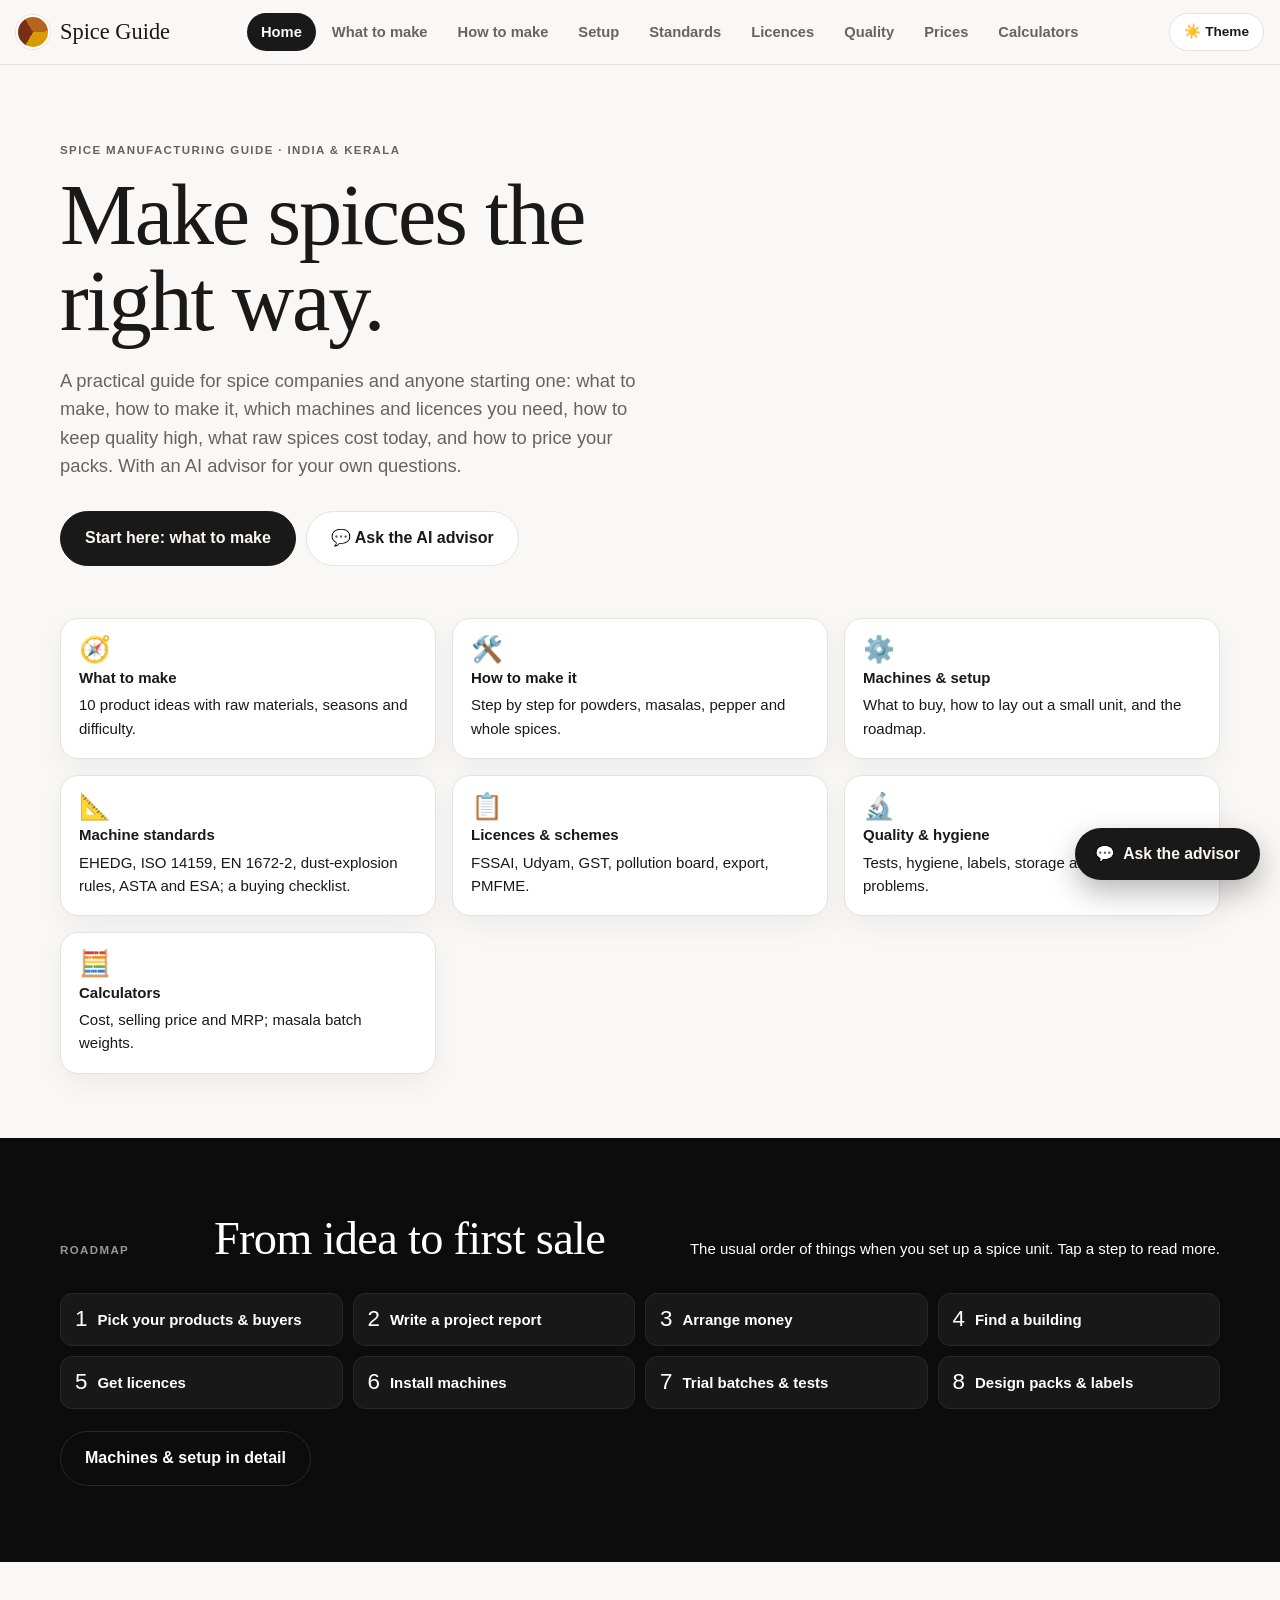
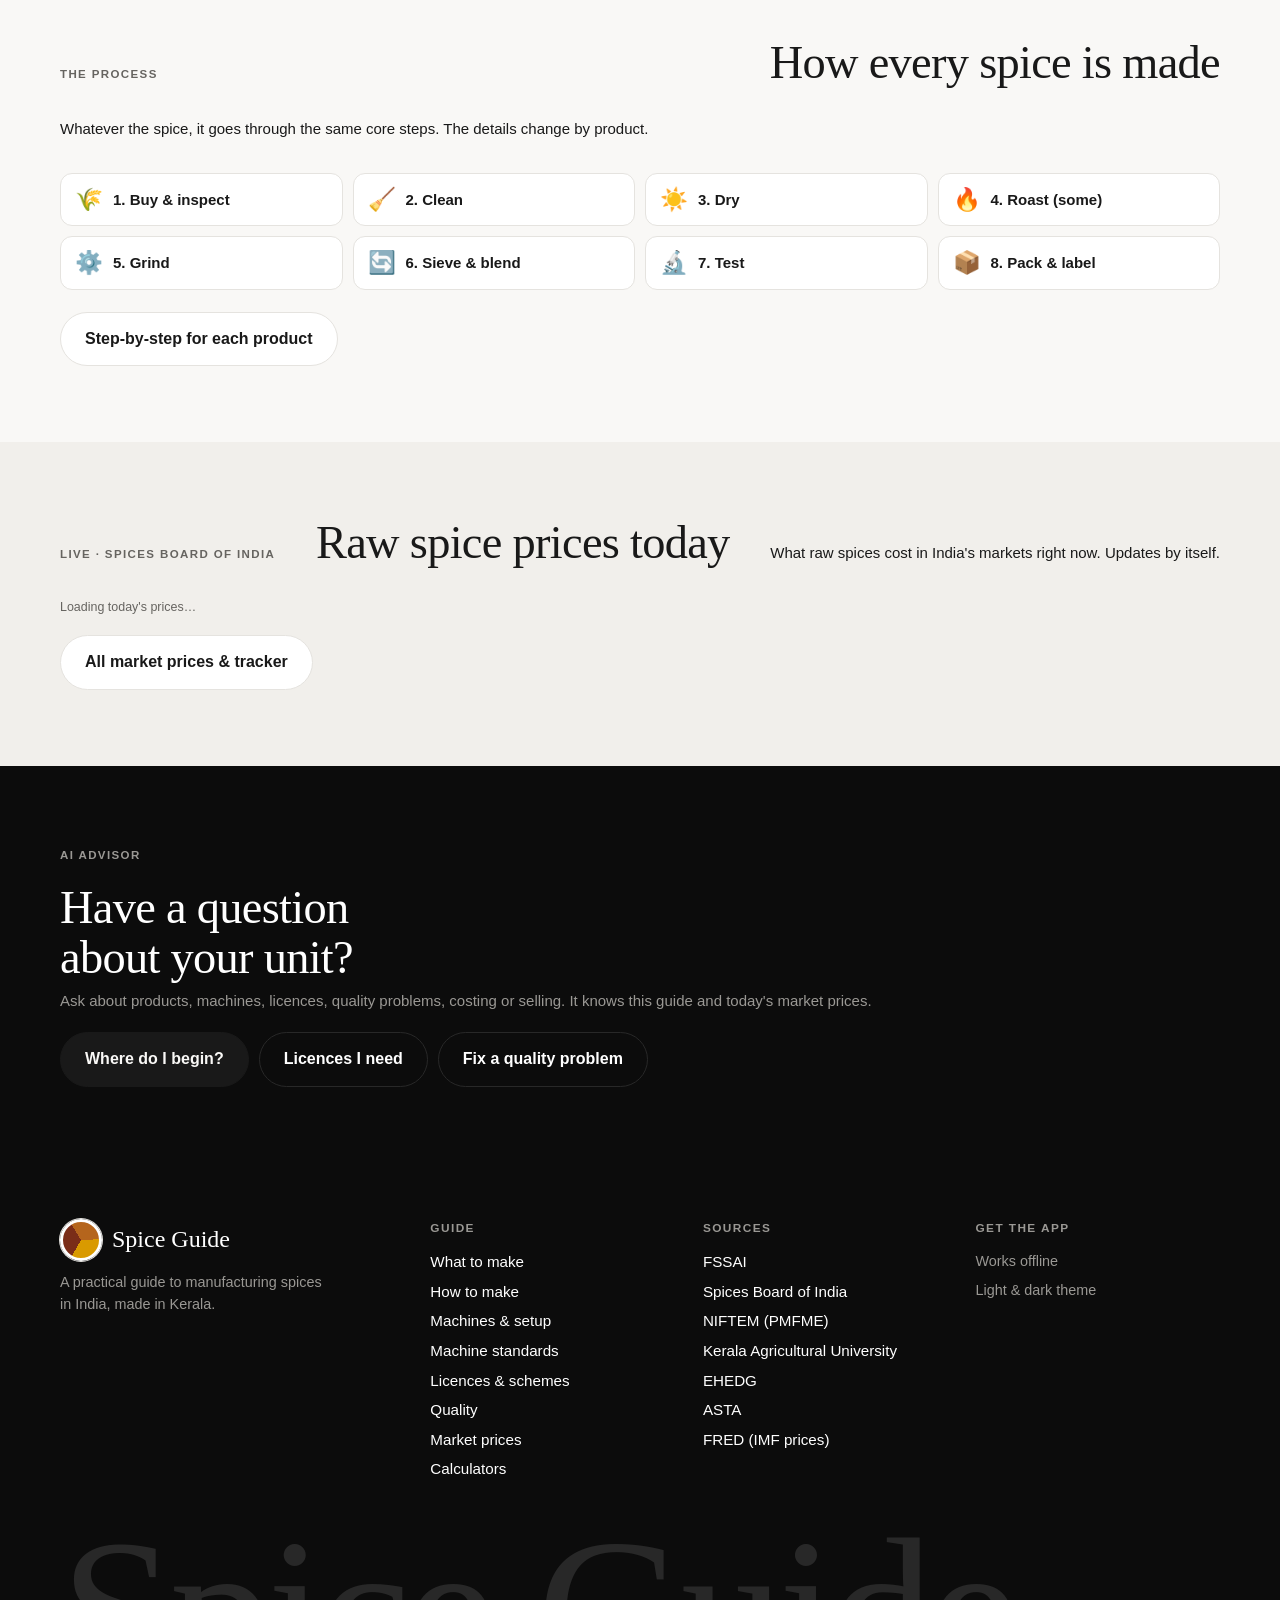
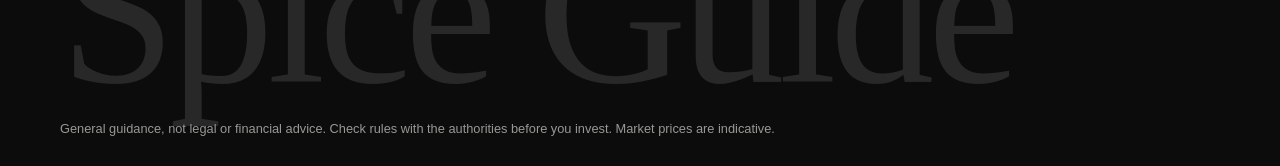
<file: web/index.html>
<!doctype html><html lang="en"><head><meta charset="utf-8"><meta name="viewport" content="width=device-width,initial-scale=1,viewport-fit=cover"><title>Spice Guide · How to manufacture spices</title><meta name="description" content="A practical guide to spice manufacturing in India: what to make, how to make it, machines, licences, quality, market prices and costing, with an AI advisor."><meta name="theme-color" content="#8a4b0f"><link rel="manifest" href="manifest.webmanifest"><link rel="apple-touch-icon" href="apple-touch-icon.png"><link rel="icon" href="icon-192.png"><meta name="apple-mobile-web-app-capable" content="yes"><meta name="mobile-web-app-capable" content="yes"><style>:root{padding-top:env(safe-area-inset-top,0px)}body{margin:0}img{max-width:100%}[hidden]{display:none!important}</style><style>/* Layout: Neutrix-style site. Sticky top bar, then one of three pages (Home landing with alternating light and dark bands, Spices library + sheet, Explore charts), a big dark footer, and a floating chat panel on every page. */
:root {
  --bg: #f9f8f6;
  --surface: #ffffff;
  --sunk: #f1efeb;
  --line: #e5e3df;
  --fg: #191919;
  --muted: #666460;
  --accent: #191919;
  --accent-ink: #ffffff;
  --spice: #9a5b00;
  --spice-soft: #f6ecd8;
  --user: #191919;
  --user-ink: #ffffff;
  --warn: #b42318;
  --grid: #ece9e4;
  --axis: #c9c6c0;
  --band-bg: #0c0c0c; --band-card: #181818; --band-line: #282828; --band-fg: #ffffff; --band-muted: #9a9894;
  --glow: rgba(0, 0, 0, .22);
  --c-spice: #c0620f;
  --c-herb: #2a78d6;
  --el-C: #2a78d6; --el-H: #1baf7a; --el-O: #e34948; --el-N: #6250d6; --el-S: #eda100;
  --display: "Georgia", "Times New Roman", serif;
  --body: -apple-system, BlinkMacSystemFont, "Segoe UI", Roboto, Helvetica, Arial, sans-serif;
  --r: 12px;
  --navh: 64px;
}
@media (prefers-color-scheme: dark) {
  :root:not([data-theme="light"]) {
    --bg: #0c0c0c; --surface: #161616; --sunk: #1d1d1d; --line: #262626;
    --fg: #ffffff; --muted: #a0a0a0; --accent: #ffffff; --accent-ink: #0c0c0c;
    --spice: #f0b53a; --spice-soft: #2e2512; --user: #ffffff; --user-ink: #0c0c0c;
    --warn: #f97066; --grid: #222222; --axis: #3a3a3a;
    --band-bg: #050505; --band-card: #111111; --band-line: #222222; --band-fg: #ffffff; --band-muted: #8a8a8a;
    --glow: rgba(255, 255, 255, .25);
    --c-spice: #d95926; --c-herb: #3987e5;
    --el-C: #3987e5; --el-H: #199e70; --el-O: #e66767; --el-N: #9085e9; --el-S: #c98500;
    color-scheme: dark;
  }
}
:root[data-theme="dark"] {
  --bg: #0c0c0c; --surface: #161616; --sunk: #1d1d1d; --line: #262626;
  --fg: #ffffff; --muted: #a0a0a0; --accent: #ffffff; --accent-ink: #0c0c0c;
  --spice: #f0b53a; --spice-soft: #2e2512; --user: #ffffff; --user-ink: #0c0c0c;
  --warn: #f97066; --grid: #222222; --axis: #3a3a3a;
  --band-bg: #050505; --band-card: #111111; --band-line: #222222; --band-fg: #ffffff; --band-muted: #8a8a8a;
  --glow: rgba(255, 255, 255, .25);
  --c-spice: #d95926; --c-herb: #3987e5;
  --el-C: #3987e5; --el-H: #199e70; --el-O: #e66767; --el-N: #9085e9; --el-S: #c98500;
  color-scheme: dark;
}
* { box-sizing: border-box; }
[hidden] { display: none !important; }
body {
  background: var(--bg); color: var(--fg); font-family: var(--body); font-size: 15px; line-height: 1.55;
  padding-block: 0; transition: background-color .25s ease, color .25s ease;
}
body::before { content: ""; position: fixed; inset: 0 0 auto; height: env(safe-area-inset-top, 0px); z-index: 61; background: var(--bg); }
.gut { padding-left: max(16px, env(safe-area-inset-left, 0px)); padding-right: max(16px, env(safe-area-inset-right, 0px)); }
button, input, select { font: inherit; color: inherit; }
button { cursor: pointer; }
:focus-visible { outline: 2px solid var(--fg); outline-offset: 2px; }
a { color: var(--accent); }
h2, h3, h4 { text-wrap: balance; }

.wrap { max-width: 1280px; margin: 0 auto; display: flex; flex-direction: column; gap: 16px; }
header.top { display: flex; align-items: flex-end; justify-content: space-between; gap: 12px; flex-wrap: wrap; }
.brand { display: flex; align-items: center; gap: 12px; }
.mark { width: 42px; height: 42px; border-radius: 50%; background: conic-gradient(#e3a21a 0 25%, #b3261e 0 45%, #8fa86b 0 70%, #3a2f2a 0 100%); border: 3px solid var(--surface); box-shadow: 0 0 0 1px var(--line); flex: none; }
h1 { font-family: var(--display); font-weight: 400; font-size: 1.9rem; line-height: 1; margin: 0; letter-spacing: .01em; }
.tag { margin: 4px 0 0; color: var(--muted); font-size: .9rem; }
.top-ctrls { display: flex; gap: 8px; align-items: center; flex-wrap: wrap; }
.lbl { font-size: .72rem; text-transform: uppercase; letter-spacing: .08em; color: var(--muted); font-weight: 600; }
select, .field { background: var(--surface); border: 1px solid var(--line); border-radius: 8px; padding: 7px 10px; }
.ghost { background: transparent; border: 1px solid var(--line); border-radius: 8px; padding: 7px 12px; }
.ghost:hover { background: var(--sunk); }
.dl { border: 1px solid var(--accent); color: var(--accent); background: transparent; border-radius: 8px; padding: 7px 12px; font-weight: 600; }
.dl:disabled { opacity: .6; cursor: default; }
.offpill { font-size: .78rem; font-weight: 700; border-radius: 999px; padding: 4px 10px; background: var(--spice-soft); color: var(--spice); }
.offline-note { margin: 0; padding: 8px 14px; font-size: .82rem; background: var(--spice-soft); color: var(--fg); border-bottom: 1px solid var(--line); }
.bubble blockquote { margin: 0 0 10px; padding: 6px 12px; border-left: 3px solid var(--spice); background: var(--surface); border-radius: 0 6px 6px 0; }
.dlstatus { font-size: .8rem; color: var(--muted); }
.aitag { font-size: .74rem; font-weight: 700; border-radius: 999px; padding: 1px 8px; background: var(--sunk); color: var(--accent); }

.app { display: grid; grid-template-columns: minmax(270px, 320px) minmax(0, 1fr); gap: 16px; align-items: start; }
.panel { background: var(--surface); border: 1px solid var(--line); border-radius: 16px; }

/* Library */
.lib { min-width: 0; position: sticky; top: calc(var(--navh) + env(safe-area-inset-top, 0px) + 14px); }
.lib-head { padding: 12px 12px 8px; display: flex; flex-direction: column; gap: 8px; }
.lib-head .row { display: flex; justify-content: space-between; align-items: baseline; gap: 8px; }
.count { font-size: .8rem; color: var(--muted); font-variant-numeric: tabular-nums; }
.lib-head input { width: 100%; }
.lib-filters { padding: 0 12px 12px; display: flex; flex-direction: column; gap: 8px; border-bottom: 1px solid var(--line); }
.lib-filters input { width: 100%; }
.libtoggle { display: none; }
.sels { display: grid; grid-template-columns: 1fr 1fr; gap: 6px; }
.sels select { width: 100%; min-width: 0; padding: 6px 8px; font-size: .86rem; }
.filters { display: flex; flex-wrap: wrap; gap: 6px; }
.fchip { border: 1px solid var(--line); background: transparent; border-radius: 999px; padding: 3px 10px; font-size: .8rem; }
.fchip[aria-pressed="true"] { background: var(--accent); color: var(--accent-ink); border-color: var(--accent); }
.list { list-style: none; margin: 0; padding: 6px; max-height: min(62vh, 640px); overflow-y: auto; display: flex; flex-direction: column; gap: 2px; }
.item { display: grid; grid-template-columns: minmax(0,1fr) auto; align-items: center; gap: 6px; padding: 6px 8px; border-radius: 8px; }
.item:hover { background: var(--sunk); }
.item.sel { background: var(--spice-soft); }
.pick { all: unset; cursor: pointer; display: flex; align-items: center; gap: 10px; min-width: 0; border-radius: 6px; }
.pick:focus-visible { outline: 2px solid var(--fg); outline-offset: 2px; }
.sw { flex: none; width: 14px; height: 14px; border-radius: 50%; border: 1px solid var(--axis); }
.sw.herb { border-radius: 3px 10px; }
.nm { min-width: 0; }
.nm b { font-weight: 600; display: block; font-size: .93rem; }
.nm i { color: var(--muted); font-size: .8rem; display: block; white-space: nowrap; overflow: hidden; text-overflow: ellipsis; }
.star { background: none; border: 0; font-size: 1.05rem; color: var(--muted); padding: 2px 4px; line-height: 1; }
.star[aria-pressed="true"] { color: var(--spice); }
.empty { padding: 14px; color: var(--muted); font-size: .9rem; }
.credit { padding: 8px 12px 10px; border-top: 1px solid var(--line); font-size: .74rem; color: var(--muted); margin: 0; }

/* Main panel + tabs */
.main { min-width: 0; overflow: hidden; }
.tabs { display: flex; gap: 2px; padding: 6px 8px 0; border-bottom: 1px solid var(--line); overflow-x: auto; }
.tab { border: 0; background: transparent; padding: 10px 14px; font-weight: 600; color: var(--muted); border-bottom: 3px solid transparent; white-space: nowrap; }
.tab[aria-selected="true"] { color: var(--fg); border-bottom-color: var(--spice); }
.tab:hover { color: var(--fg); }
.view { min-width: 0; }

/* Spice sheet */
.sheet { padding: 20px; display: flex; flex-direction: column; gap: 22px; }
.sh-head { display: flex; flex-wrap: wrap; justify-content: space-between; gap: 14px 20px; align-items: flex-start; }
.sh-title { min-width: 0; }
.sh-title h2 { font-family: var(--display); font-weight: 400; font-size: 2.1rem; margin: 0; line-height: 1.05; }
.latin { font-style: italic; color: var(--muted); margin: 4px 0 8px; }
.pills { display: flex; flex-wrap: wrap; gap: 6px; }
.pill { font-size: .74rem; padding: 2px 8px; border-radius: 999px; background: var(--sunk); color: var(--muted); font-weight: 600; letter-spacing: .02em; }
.pill.kl { background: var(--spice-soft); color: var(--spice); }
.names { display: grid; grid-template-columns: repeat(3, minmax(90px, 1fr)); gap: 6px; min-width: 0; }
.names div { background: var(--sunk); border-radius: 8px; padding: 6px 10px; min-width: 0; }
.names span { display: block; font-size: .68rem; text-transform: uppercase; letter-spacing: .08em; color: var(--muted); font-weight: 600; }
.names b { font-weight: 500; font-size: .95rem; overflow-wrap: anywhere; }
.acts { display: flex; flex-wrap: wrap; gap: 6px; }
.btn { border: 1px solid var(--accent); background: var(--accent); color: var(--accent-ink); border-radius: 8px; padding: 7px 12px; font-weight: 600; font-size: .86rem; }
.btn.alt { background: transparent; color: var(--accent); }
.btn:disabled { opacity: .5; cursor: default; }

.sh-grid { display: grid; grid-template-columns: minmax(0, 1.1fr) minmax(0, 1fr) minmax(0, 1fr); gap: 16px; }
.blk { border: 1px solid var(--line); border-radius: var(--r); padding: 14px; display: flex; flex-direction: column; gap: 10px; min-width: 0; }
.blk h3 { margin: 0; font-size: .78rem; text-transform: uppercase; letter-spacing: .08em; color: var(--muted); font-weight: 700; }
dl.facts { display: grid; grid-template-columns: max-content minmax(0,1fr); gap: 7px 14px; margin: 0; font-size: .9rem; }
dl.facts dt { color: var(--muted); }
dl.facts dd { margin: 0; }
.note { font-size: .78rem; color: var(--muted); margin: 0; }
svg.chart { display: block; width: 100%; height: auto; overflow: visible; }
svg text { font-family: var(--body); }

.sec-head { display: flex; flex-wrap: wrap; justify-content: space-between; align-items: baseline; gap: 6px 14px; }
.sec-head h3 { font-family: var(--display); font-weight: 400; font-size: 1.45rem; margin: 0; }
.cmps { display: grid; grid-template-columns: repeat(auto-fill, minmax(250px, 1fr)); gap: 14px; }
.cmp { border: 1px solid var(--line); border-radius: var(--r); padding: 14px; display: flex; flex-direction: column; gap: 9px; min-width: 0; background: var(--bg); }
.struct { background: var(--surface); border-radius: 8px; height: 170px; display: grid; place-items: center; overflow: hidden; color: var(--muted); font-size: .82rem; text-align: center; padding: 6px; }
.struct svg { width: 100%; height: 100%; }
.cmp h4 { margin: 0; font-size: 1.05rem; font-weight: 700; }
.formula { font-size: 1.25rem; font-weight: 600; letter-spacing: .02em; margin: -4px 0 0; font-variant-numeric: lining-nums; }
.formula sub { font-size: .68em; }
.kv { display: grid; grid-template-columns: max-content minmax(0,1fr); gap: 4px 12px; margin: 0; font-size: .85rem; }
.kv dt { color: var(--muted); }
.kv dd { margin: 0; }
.sol { display: inline-block; font-size: .74rem; font-weight: 700; border-radius: 999px; padding: 1px 8px; background: var(--spice-soft); color: var(--spice); }
.sol.water { background: var(--sunk); color: var(--c-herb); }
.role { margin: 0; font-size: .9rem; }
.comp { display: flex; flex-direction: column; gap: 6px; }
.comp .bar { display: flex; gap: 2px; height: 12px; }
.comp .bar i { display: block; height: 100%; min-width: 3px; }
.comp .bar i:first-child { border-radius: 4px 0 0 4px; }
.comp .bar i:last-child { border-radius: 0 4px 4px 0; }
.legend { display: flex; flex-wrap: wrap; gap: 4px 12px; font-size: .78rem; color: var(--muted); font-variant-numeric: tabular-nums; }
.legend span { display: inline-flex; align-items: center; gap: 5px; }
.legend i { width: 10px; height: 10px; border-radius: 3px; display: inline-block; }
.legend b { color: var(--fg); font-weight: 600; }
.also { display: flex; flex-wrap: wrap; gap: 5px; align-items: center; font-size: .8rem; color: var(--muted); }
.chip { border: 1px solid var(--line); background: var(--surface); border-radius: 999px; padding: 1px 9px; font-size: .8rem; color: var(--fg); }
.chip:hover { border-color: var(--accent); color: var(--accent); }
.nochem { border: 1px dashed var(--line); border-radius: var(--r); padding: 14px; color: var(--muted); font-size: .9rem; }

/* Region tile map */
.tile { cursor: default; }
.tile rect { fill: var(--sunk); stroke: var(--surface); stroke-width: 2; }
.tile.on rect { fill: var(--c-spice); }
.tile.on.herb rect { fill: var(--c-herb); }
.tile text { fill: var(--muted); font-size: 11.5px; font-weight: 600; }
.tile .n { fill: var(--fg); font-size: 17px; font-weight: 700; }
.tile.on text, .tile.on .n { fill: #fff; }

/* Explore */
.explore { padding: 20px; display: flex; flex-direction: column; gap: 18px; }
.stats { display: flex; flex-wrap: wrap; gap: 8px 22px; font-size: .9rem; color: var(--muted); }
.stats b { color: var(--fg); font-size: 1.25rem; font-weight: 700; margin-right: 4px; }
.ex-grid { display: grid; grid-template-columns: minmax(0,1fr) minmax(0,1fr); gap: 16px; }
.ex-wide { grid-column: 1 / -1; }
.ctrls { display: flex; flex-wrap: wrap; gap: 8px 14px; align-items: center; font-size: .86rem; }
.ctrls select { padding: 5px 8px; }
.lgd { display: inline-flex; gap: 14px; align-items: center; font-size: .82rem; color: var(--muted); }
.lgd span { display: inline-flex; align-items: center; gap: 6px; }
.dot { width: 10px; height: 10px; border-radius: 50%; background: var(--c-spice); display: inline-block; }
.sq { width: 10px; height: 10px; border-radius: 2px; background: var(--c-herb); display: inline-block; }
.pt { cursor: pointer; }
.pt .m { stroke: var(--surface); stroke-width: 2; }
.pt.sel .m { stroke: var(--fg); stroke-width: 2.5; }
.pt:hover .m { stroke: var(--fg); }
.hbar { cursor: pointer; }
.hbar rect.b { fill: var(--accent); }
.hbar:hover rect.b, .hbar.on rect.b { fill: var(--spice); }
.hbar text { fill: var(--fg); font-size: 12px; }
.hbar text.v { fill: var(--muted); font-variant-numeric: tabular-nums; }
.gridl { stroke: var(--grid); stroke-width: 1; }
.axisl { stroke: var(--axis); stroke-width: 1; }
.tick { fill: var(--muted); font-size: 11px; font-variant-numeric: tabular-nums; }
.atitle { fill: var(--muted); font-size: 11.5px; font-weight: 600; }
.cmp-pick { background: var(--sunk); border-radius: 8px; padding: 10px 12px; display: flex; flex-direction: column; gap: 8px; font-size: .88rem; }
.cmp-pick .also { font-size: .84rem; }

.tt { position: fixed; z-index: 50; pointer-events: none; background: var(--fg); color: var(--bg); border-radius: 8px; padding: 6px 10px; font-size: .8rem; line-height: 1.35; max-width: 240px; box-shadow: 0 4px 14px rgba(0,0,0,.18); }
.tt b { font-weight: 700; }

.getapp { font-size: .82rem; font-weight: 700; border-radius: 999px; padding: 6px 14px; background: var(--accent); color: var(--accent-ink); text-decoration: none; }
.getapp:hover { filter: brightness(1.08); }
/* Chat (simple) */
.net { font-size: .78rem; font-weight: 600; border-radius: 999px; padding: 5px 12px; background: var(--sunk); color: var(--muted); display: inline-flex; align-items: center; gap: 7px; }
.net::before { content: ""; width: 8px; height: 8px; border-radius: 50%; background: var(--axis); }
.net.on { color: var(--accent); }
.net.on::before { background: var(--accent); }
.chat-top { display: flex; justify-content: space-between; align-items: center; gap: 10px; padding: 10px 14px; border-bottom: 1px solid var(--line); flex-wrap: wrap; }
.who { display: flex; align-items: center; gap: 10px; }
.who b { display: block; font-size: .98rem; }
.who small { display: block; color: var(--muted); font-size: .78rem; }
.chat-acts { display: flex; gap: 6px; }
.ghost.sm { padding: 5px 10px; font-size: .84rem; }
.av { flex: none; width: 30px; height: 30px; border-radius: 50%; background: conic-gradient(#e3a21a 0 25%, #b3261e 0 45%, #8fa86b 0 70%, #3a2f2a 0 100%); border: 2px solid var(--surface); box-shadow: 0 0 0 1px var(--line); }
.av.big { width: 36px; height: 36px; }
.bookpanel { border-bottom: 1px solid var(--line); padding: 10px 14px; display: flex; flex-direction: column; gap: 8px; background: var(--bg); }
.msg.bot { flex-direction: row; align-items: flex-start; gap: 10px; }
.msg.bot .col { display: flex; flex-direction: column; gap: 8px; min-width: 0; max-width: min(720px, calc(100% - 40px)); }
.msg.bot .bubble { max-width: 100%; }
.msg.typing .bubble { color: var(--muted); font-style: italic; }
.chips { display: flex; flex-wrap: wrap; gap: 6px; align-items: flex-start; }
.qchip { white-space: nowrap; max-width: 100%; overflow: hidden; text-overflow: ellipsis; border: 1px solid var(--line); background: var(--surface); border-radius: 999px; padding: 5px 12px; font-size: .84rem; color: var(--fg); }
.qchip:hover { border-color: var(--accent); color: var(--accent); }
.qchip.sheet { border-style: dashed; color: var(--accent); }
.qchip:disabled { opacity: .55; cursor: default; }

/* ---------- Prices + EHEDG ---------- */
.segrow { display: flex; align-items: center; justify-content: space-between; gap: 10px; flex-wrap: wrap; margin-bottom: 14px; }
.segrow .seg { margin-bottom: 0; }
.btn.dl { border-radius: 999px; padding: 8px 14px; }
@media (max-width: 600px) {
  .ehcat input[type=search], .tctl select, .glrow select { font-size: 16px; }
  .segrow #pDl, .segrow #pDl .btn { width: 100%; }
  .glrow { grid-template-columns: 52px minmax(0, 1fr); }
  .glrow select, .glrow .tag { grid-column: 2; justify-self: start; }
}

.nav-item.dot::after { content: ""; display: inline-block; width: 7px; height: 7px; border-radius: 50%; background: #d03b3b; margin-left: 5px; vertical-align: 2px; }
.livebar { display: flex; align-items: center; gap: 8px; flex-wrap: wrap; font-size: .86rem; margin-bottom: 12px; }
.livebar .lmeta { color: var(--muted); flex: 1 1 260px; }
.ldot { width: 9px; height: 9px; border-radius: 50%; background: var(--muted); display: inline-block; flex: none; }
.ldot.on { background: #0ca30c; box-shadow: 0 0 0 0 rgba(12,163,12,.5); animation: lpulse 2s infinite; }
@keyframes lpulse { 70% { box-shadow: 0 0 0 7px rgba(12,163,12,0); } 100% { box-shadow: 0 0 0 0 rgba(12,163,12,0); } }
.seg { display: flex; gap: 4px; padding: 4px; border: 1px solid var(--line); border-radius: 999px; width: max-content; max-width: 100%; overflow-x: auto; margin-bottom: 14px; background: var(--surface); }
.segb { border: 0; background: none; padding: 7px 14px; border-radius: 999px; font-weight: 600; font-size: .9rem; color: var(--muted); white-space: nowrap; }
.segb[aria-selected="true"] { background: var(--fg); color: var(--bg); }
.pbody { padding: 16px; display: grid; gap: 18px; }
.pblk h3 { margin: 0; font-size: 1.05rem; }
.pblk .sub, .blk .sub { color: var(--muted); font-size: .86rem; margin: 4px 0 10px; }
.prow { display: grid; grid-template-columns: minmax(0, 1.5fr) auto minmax(0, 1fr) 34px; gap: 4px 14px; align-items: center; padding: 10px 6px; border-top: 1px solid var(--line); cursor: pointer; }
.prow:hover { background: var(--sunk, var(--surface)); }
.pn { display: flex; flex-direction: column; min-width: 0; }
.pn span, .pv span, .pd { color: var(--muted); font-size: .8rem; }
.pv { text-align: right; display: flex; flex-direction: column; }
.pv b { font-size: 1.05rem; font-variant-numeric: tabular-nums; }
.pv .conv { font-size: .76rem; }
.pc { display: flex; flex-direction: column; gap: 2px; min-width: 0; }
.chg { font-weight: 700; font-size: .82rem; font-variant-numeric: tabular-nums; }
.chg.up { color: #0a7d0a; } .chg.down { color: #c2362f; } .chg.flat { color: var(--muted); }
:root[data-theme="dark"] .chg.up { color: #3fcf3f; } :root[data-theme="dark"] .chg.down { color: #ff7a6e; }
@media (prefers-color-scheme: dark) { :root:not([data-theme="light"]) .chg.up { color: #3fcf3f; } :root:not([data-theme="light"]) .chg.down { color: #ff7a6e; } }
.star { border: 0; background: none; font-size: 1.25rem; line-height: 1; color: var(--muted); padding: 4px; border-radius: 6px; }
.star.on { color: var(--spice); }
.pdetail, .cdetail { padding: 10px 6px 14px; display: grid; gap: 8px; border-top: 1px dashed var(--line); }
.cdetail { grid-column: 1 / -1; border: 1px solid var(--line); border-radius: 12px; padding: 12px; }
.cdetail h4 { margin: 0; }
.lchart svg { width: 100%; height: auto; }
.lchart .ln { fill: none; stroke: var(--spice); stroke-width: 2; stroke-linejoin: round; }
.lchart .pt { fill: var(--surface); stroke: var(--spice); stroke-width: 2; }
.lchart .grid { stroke: var(--line); stroke-width: 1; }
.lchart .tick { fill: var(--muted); font-size: 10px; font-variant-numeric: tabular-nums; }
.lchart .guide { stroke: var(--muted); stroke-dasharray: 3 3; }
.spark { width: 100%; height: 34px; }
.spark .sl { fill: none; stroke: var(--spice); stroke-width: 1.6; }
.spark .sd { fill: var(--spice); }
.srcs { font-size: .82rem; color: var(--muted); margin-top: 8px; }
.srcs ul { margin: 6px 0 0; padding-left: 18px; columns: 2 220px; }
.srcs a, .srclink { color: var(--fg); }
.srclink { font-size: .82rem; display: inline-block; margin-top: 8px; }
.cgrid { display: grid; grid-template-columns: repeat(auto-fill, minmax(190px, 1fr)); gap: 10px; }
.ccard { border: 1px solid var(--line); border-radius: 12px; padding: 10px 12px; display: flex; flex-direction: column; gap: 3px; cursor: pointer; background: var(--surface); }
.ccard:hover, .ccard.open { border-color: var(--fg); }
.ctop { display: flex; justify-content: space-between; align-items: center; }
.cg { font-size: .72rem; text-transform: uppercase; letter-spacing: .06em; color: var(--muted); }
.cn { font-size: .95rem; }
.cv b { font-size: 1.25rem; font-variant-numeric: tabular-nums; }
.cv span { color: var(--muted); font-size: .8rem; }
.cm { display: flex; gap: 10px; flex-wrap: wrap; }
.tcard { border: 1px solid var(--line); border-radius: 12px; padding: 12px; display: grid; gap: 8px; margin-top: 10px; }
.thead { display: flex; justify-content: space-between; gap: 10px; flex-wrap: wrap; align-items: flex-start; }
.tctl { display: flex; gap: 8px; flex-wrap: wrap; align-items: center; font-size: .86rem; }
.tctl select, .glrow select { margin-left: 4px; border: 1px solid var(--line); border-radius: 8px; background: var(--surface); color: var(--fg); padding: 4px 6px; font: inherit; font-size: .84rem; }
.alerts { border: 1px solid #d03b3b; border-radius: 12px; padding: 12px; display: grid; gap: 6px; margin: 10px 0; }
.alerts .al.up::before { content: "▲ "; color: #0a7d0a; } .alerts .al.down::before { content: "▼ "; color: #c2362f; }
.alerts .btn { justify-self: start; }
.pnote { font-size: .78rem; }
.upbar { position: fixed; left: 50%; bottom: 18px; transform: translateX(-50%); z-index: 60; background: var(--fg); color: var(--bg); border-radius: 999px; padding: 8px 8px 8px 16px; display: flex; gap: 10px; align-items: center; box-shadow: 0 6px 24px rgba(0,0,0,.25); font-weight: 600; font-size: .9rem; max-width: calc(100vw - 32px); }
.upbar .btn { background: var(--bg); color: var(--fg); border-color: var(--bg); border-radius: 999px; }
.ehsum { display: flex; gap: 16px; align-items: center; padding: 16px; margin-bottom: 14px; flex-wrap: wrap; }
.ehsum p { margin: 4px 0 8px; color: var(--muted); }
.ehacts { display: flex; gap: 8px; flex-wrap: wrap; }
.ring { width: 80px; height: 80px; flex: none; }
.ring .rbg { fill: none; stroke: var(--line); stroke-width: 8; } .ring .rfg { fill: none; stroke: var(--spice); stroke-width: 8; stroke-linecap: round; }
.ring .rtx { fill: var(--fg); font-weight: 700; font-size: 16px; }
.ehgrid { display: grid; grid-template-columns: repeat(2, minmax(0, 1fr)); gap: 14px; }
.ehgrid .blk { background: var(--surface); }
.ehgrid h3 { margin: 0; font-size: 1.05rem; }
.ckrow { display: flex; gap: 10px; align-items: flex-start; padding: 7px 0; border-top: 1px solid var(--line); font-size: .9rem; cursor: pointer; }
.ckrow input { margin-top: 3px; width: 17px; height: 17px; accent-color: var(--spice); flex: none; }
.ckrow em { color: var(--muted); font-style: normal; font-size: .78rem; white-space: nowrap; }
.glrow { display: grid; grid-template-columns: 64px minmax(0, 1fr) auto; gap: 8px; align-items: center; padding: 7px 0; border-top: 1px solid var(--line); font-size: .88rem; }
.glrow a { font-weight: 700; color: var(--fg); white-space: nowrap; }
.glrow.st-applied a, .glrow.st-not-needed a { color: var(--muted); }
.glrow.st-applied span:not(.tag)::after { content: " ✓"; color: #0a7d0a; font-weight: 700; }
.glrow.wd { opacity: .55; }
.glrow .tag { font-size: .7rem; border: 1px solid var(--line); border-radius: 999px; padding: 1px 7px; color: var(--muted); white-space: nowrap; }
.ehcat input[type=search] { border: 1px solid var(--line); border-radius: 10px; padding: 8px 10px; background: var(--bg); color: var(--fg); font: inherit; width: 100%; }
.ehmeta { display: flex; align-items: center; gap: 8px; color: var(--muted); font-size: .84rem; }
.ehmeta .btn { margin-left: auto; padding: 3px 9px; }
.news { border-top: 1px solid var(--line); padding: 8px 0; display: grid; gap: 3px; }
.news p { margin: 0; font-size: .88rem; }
.news b a { color: var(--fg); text-decoration: underline; text-decoration-color: var(--line); text-underline-offset: 3px; }
.news .kind { font-size: .68rem; text-transform: uppercase; letter-spacing: .05em; border-radius: 999px; padding: 1px 7px; margin-right: 6px; background: var(--spice-soft, var(--line)); color: var(--fg); }
@media (max-width: 820px) { .ehgrid { grid-template-columns: 1fr; } }
@media (max-width: 600px) {
  .prow { grid-template-columns: minmax(0, 1fr) auto 30px; }
  .prow .pc { grid-column: 1 / 3; grid-row: 2; flex-direction: row; gap: 10px; flex-wrap: wrap; }
  .prow .star { grid-column: 3; grid-row: 1; }
  .pbody { padding: 12px; }
  .cgrid { grid-template-columns: repeat(2, minmax(0, 1fr)); }
}
.vizrow { display: grid; gap: 10px; margin-top: 8px; }
.viz { margin: 0; border: 1px solid var(--line); border-radius: 10px; padding: 10px 12px; background: var(--surface); }
.viz figcaption { font-size: .8rem; color: var(--muted); margin-top: 6px; }
.viz figcaption.vt { color: var(--fg); font-weight: 600; margin: 0 0 6px; }
.viz .struct { background: transparent; }
.viz .pcimg { max-height: 160px; width: auto; mix-blend-mode: multiply; }
:root[data-theme="dark"] .viz .pcimg { filter: invert(1) hue-rotate(180deg); mix-blend-mode: screen; }
@media (prefers-color-scheme: dark) { :root:not([data-theme="light"]) .viz .pcimg { filter: invert(1) hue-rotate(180deg); mix-blend-mode: screen; } }
.wiki { display: flex; gap: 12px; border: 1px solid var(--line); border-radius: 10px; padding: 10px 12px; background: var(--surface); align-items: flex-start; }
.wiki img { width: 84px; height: 84px; object-fit: cover; border-radius: 8px; flex: none; }
.wtx { min-width: 0; display: flex; flex-direction: column; gap: 4px; font-size: .88rem; }
.wtx p { margin: 0; }
.wtx a { font-size: .82rem; }
.bubble blockquote { margin: 0 0 10px; padding: 6px 12px; border-left: 3px solid var(--spice); background: var(--surface); border-radius: 0 6px 6px 0; }
@media (max-width: 520px) { .wiki img { width: 60px; height: 60px; } }

/* Chat */

.refs { border-bottom: 1px solid var(--line); padding: 10px 14px; display: flex; flex-direction: column; gap: 8px; }
.refs-row { display: flex; flex-wrap: wrap; gap: 6px; align-items: center; }
.book { display: inline-flex; align-items: center; gap: 6px; background: var(--spice-soft); color: var(--fg); border-radius: 999px; padding: 3px 4px 3px 10px; font-size: .8rem; max-width: 100%; }
.book span { overflow: hidden; text-overflow: ellipsis; white-space: nowrap; min-width: 0; }
.book button { border: 0; background: transparent; color: var(--muted); font-size: .9rem; padding: 0 6px; line-height: 1; }
.small { font-size: .8rem; color: var(--muted); }
.linkbtn { background: none; border: 0; padding: 0; color: var(--accent); text-decoration: underline; font-size: .8rem; }
.addref { border: 1px dashed var(--accent); background: transparent; color: var(--accent); border-radius: 999px; padding: 3px 12px; font-size: .8rem; font-weight: 600; }
.freebox { background: var(--sunk); border-radius: 8px; padding: 10px 12px; font-size: .84rem; }
.freebox ul { margin: 6px 0 0; padding-left: 18px; display: flex; flex-direction: column; gap: 4px; }
.prog { height: 4px; background: var(--sunk); border-radius: 4px; overflow: hidden; }
.prog i { display: block; height: 100%; width: 0; background: var(--spice); transition: width .2s; }
.msgs { flex: 1; overflow-y: auto; padding: 18px; display: flex; flex-direction: column; gap: 14px; }
.msg { display: flex; flex-direction: column; gap: 6px; max-width: 100%; }
.msg.user { align-items: flex-end; }
.bubble { border-radius: 12px; padding: 10px 14px; max-width: min(740px, 100%); min-width: 0; overflow-wrap: anywhere; }
.msg.user .bubble { background: var(--user); color: var(--user-ink); border-bottom-right-radius: 4px; }
.msg.bot .bubble { background: var(--sunk); border-bottom-left-radius: 4px; }
.bubble img.thumb { max-width: 180px; border-radius: 8px; display: block; margin-bottom: 6px; }
.bubble h1, .bubble h2, .bubble h3 { font-family: var(--display); font-weight: 400; line-height: 1.2; margin: 14px 0 6px; }
.bubble h1 { font-size: 1.4rem; } .bubble h2 { font-size: 1.2rem; } .bubble h3 { font-size: 1.05rem; }
.bubble > :first-child { margin-top: 0; }
.bubble > :last-child { margin-bottom: 0; }
.bubble p { margin: 0 0 8px; }
.bubble ul, .bubble ol { margin: 0 0 8px; padding-left: 20px; }
.bubble table { border-collapse: collapse; font-size: .88rem; }
.bubble .tw { overflow-x: auto; margin: 6px 0 10px; }
.bubble th, .bubble td { border: 1px solid var(--line); padding: 5px 8px; text-align: left; vertical-align: top; }
.bubble th { background: var(--surface); }
.bubble code { background: var(--surface); padding: 1px 5px; border-radius: 4px; }
.bubble pre { max-width: 100%; overflow-x: auto; }
.bubble pre code { padding: 0; background: none; }
.bubble { min-width: 0; overflow-wrap: anywhere; }
.msg .col { min-width: 0; }
.meta { display: flex; flex-wrap: wrap; gap: 6px 10px; align-items: center; font-size: .8rem; color: var(--muted); }
.meta a { color: var(--accent); }
.meta button { background: none; border: 0; color: var(--accent); padding: 0; font-size: .8rem; text-decoration: underline; }
.cite { background: var(--spice-soft); color: var(--fg); border-radius: 6px; padding: 1px 6px; }
.thinking { color: var(--muted); font-style: italic; }
.tools { border-top: 1px solid var(--line); padding: 10px 12px 0; display: flex; gap: 6px; overflow-x: auto; align-items: center; }
.tools .for { flex: none; font-size: .8rem; color: var(--muted); white-space: nowrap; padding-right: 4px; }
.tools .for b { color: var(--fg); }
.tool { flex: none; border: 1px solid var(--line); background: var(--surface); border-radius: 999px; padding: 5px 12px; font-size: .84rem; white-space: nowrap; }
.tool:hover { border-color: var(--accent); color: var(--accent); }
.tool:disabled { opacity: .5; }
.tray { padding: 10px 12px 0; display: flex; flex-wrap: wrap; gap: 8px; align-items: center; }
.tray select, .tray input { min-width: 0; flex: 1 1 140px; }
form.ask { display: flex; gap: 8px; padding: 10px 12px 12px; align-items: flex-end; }
form.ask textarea { flex: 1; min-width: 0; resize: none; background: var(--bg); border: 1px solid var(--line); border-radius: 10px; padding: 10px 12px; font: inherit; color: inherit; max-height: 140px; }
.send { border: 0; background: var(--accent); color: var(--accent-ink); border-radius: 10px; padding: 10px 16px; font-weight: 600; }
.send.stop { background: var(--warn); color: #fff; }
.foot { font-size: .78rem; color: var(--muted); padding: 0 12px 10px; margin: 0; }

/* ===== Neutrix-style shell ===== */
.progress { position: fixed; top: env(safe-area-inset-top, 0px); left: 0; height: 3px; width: 0; background: var(--fg); z-index: 62; transition: width .1s linear; }
.nav { position: sticky; top: env(safe-area-inset-top, 0px); z-index: 60; background: var(--bg); border-bottom: 1px solid var(--line); }
@supports (backdrop-filter: blur(1px)) { .nav { background: color-mix(in srgb, var(--bg) 82%, transparent); backdrop-filter: blur(14px); -webkit-backdrop-filter: blur(14px); } }
.nav-in { max-width: 1280px; margin: 0 auto; min-height: var(--navh); display: flex; align-items: center; gap: 16px; }
.nav-brand { display: flex; align-items: center; gap: 10px; font-family: var(--display); font-size: 1.4rem; color: var(--fg); text-decoration: none; background: none; border: 0; padding: 0; }
.nav-brand .mark { width: 34px; height: 34px; border-width: 2px; }
.nav-links { display: flex; gap: 2px; margin: 0 auto; }
.nav-item { background: none; border: 0; padding: 8px 14px; border-radius: 999px; color: var(--muted); font-weight: 600; font-size: .92rem; white-space: nowrap; }
.nav-item:hover { color: var(--fg); }
.nav-item[aria-current="page"] { background: var(--fg); color: var(--bg); }
.nav-right { display: flex; align-items: center; gap: 8px; }
.theme-btn { border: 1px solid var(--line); background: var(--surface); color: var(--fg); border-radius: 999px; padding: 7px 14px; font-weight: 600; font-size: .85rem; white-space: nowrap; }
.theme-btn:hover { border-color: var(--fg); }
.getapp { white-space: nowrap; }

.eyebrow { display: inline-block; font-size: .72rem; text-transform: uppercase; letter-spacing: .12em; font-weight: 700; color: var(--muted); margin-bottom: 12px; }
.band { padding-block: 76px; }
.band-in { max-width: 1160px; margin: 0 auto; }
.band.dark { background: var(--band-bg); color: var(--band-fg); }
.band.dark .eyebrow, .band.dark .sub { color: var(--band-muted); }
.band h2 { font-family: var(--display); font-weight: 400; font-size: clamp(1.9rem, 4.2vw, 2.9rem); line-height: 1.08; margin: 0; letter-spacing: -.015em; max-width: 22ch; }
.band .sub { color: var(--muted); max-width: 60ch; margin: 14px 0 0; font-size: 1.02rem; }

.hero { padding-block: 72px 64px; }
.hero h1 { font-family: var(--display); font-weight: 400; font-size: clamp(2.7rem, 7.4vw, 5.4rem); line-height: 1.0; letter-spacing: -.025em; margin: 0; max-width: 13ch; }
.hero .lead { font-size: 1.15rem; color: var(--muted); max-width: 58ch; margin: 22px 0 30px; }
.cta-row { display: flex; flex-wrap: wrap; gap: 10px; }
.btn-lg { border-radius: 999px; padding: 14px 24px; font-weight: 700; font-size: 1rem; border: 1px solid var(--line); background: var(--surface); color: var(--fg); text-decoration: none; display: inline-flex; align-items: center; gap: 8px; }
.btn-lg:hover { border-color: var(--fg); }
.btn-lg.primary { background: var(--fg); color: var(--bg); border-color: var(--fg); }
.btn-lg.primary:hover { filter: brightness(1.15); }
.glow { animation: glow 2.6s ease-in-out infinite; }
@keyframes glow { 0%, 100% { box-shadow: 0 0 0 0 var(--glow); } 55% { box-shadow: 0 0 0 12px transparent; } }
.hero-cards { display: grid; grid-template-columns: repeat(3, minmax(0, 1fr)); gap: 16px; margin-top: 52px; perspective: 900px; }
.hcard { background: var(--surface); border: 1px solid var(--line); border-radius: 18px; padding: 18px; display: flex; flex-direction: column; gap: 10px; min-width: 0; transition: transform .25s ease, box-shadow .25s ease; box-shadow: 0 10px 30px rgba(0,0,0,.05); }
.hcard:hover { box-shadow: 0 18px 40px rgba(0,0,0,.10); }
.card-tag { align-self: flex-start; font-size: .7rem; font-weight: 700; letter-spacing: .1em; text-transform: uppercase; border: 1px solid var(--line); border-radius: 999px; padding: 3px 10px; color: var(--muted); }
.hcard h3 { font-family: var(--display); font-weight: 400; font-size: 1.55rem; margin: 0; line-height: 1.1; }
.hcard p { margin: 0; color: var(--muted); font-size: .92rem; }
.hcard .vis { height: 132px; border-radius: 12px; background: var(--sunk); display: grid; place-items: center; overflow: hidden; color: var(--muted); font-size: .8rem; text-align: center; }
.hcard .vis svg { width: 100%; height: 100%; }
.hcard .swatchbig { width: 76px; height: 76px; border-radius: 50%; border: 4px solid var(--surface); box-shadow: 0 0 0 1px var(--line); }
.hcard .more { margin-top: auto; align-self: flex-start; background: none; border: 0; padding: 0; font-weight: 700; color: var(--fg); text-decoration: underline; text-underline-offset: 3px; }
.hcard .fact-q { font-family: var(--display); font-size: 1.12rem; color: var(--fg); line-height: 1.38; }

.tile-grid { display: grid; grid-template-columns: repeat(3, minmax(0, 1fr)); gap: 16px; margin-top: 36px; }
.tile { background: var(--band-card); border: 1px solid var(--band-line); border-radius: 18px; padding: 24px; display: flex; flex-direction: column; gap: 10px; }
.tile .ic { width: 40px; height: 40px; border-radius: 12px; display: grid; place-items: center; background: var(--band-line); font-size: 1.2rem; }
.tile h3 { font-family: var(--display); font-weight: 400; font-size: 1.4rem; margin: 0; }
.tile p { margin: 0; color: var(--band-muted); font-size: .95rem; }
.tile button { margin-top: auto; align-self: flex-start; background: none; border: 0; padding: 0; color: var(--band-fg); font-weight: 700; text-decoration: underline; text-underline-offset: 3px; }

.metrics { display: grid; grid-template-columns: repeat(4, minmax(0, 1fr)); gap: 16px; margin-top: 36px; }
.metric { background: var(--surface); border: 1px solid var(--line); border-radius: 18px; padding: 22px; }
.metric b { display: block; font-family: var(--display); font-weight: 400; font-size: clamp(2.2rem, 4vw, 3rem); line-height: 1; font-variant-numeric: tabular-nums; }
.metric span { color: var(--muted); font-size: .92rem; }

.ask-grid { display: grid; grid-template-columns: repeat(3, minmax(0, 1fr)); gap: 12px; margin-top: 36px; }
.askcard { text-align: left; background: var(--band-card); border: 1px solid var(--band-line); border-radius: 16px; padding: 18px; color: var(--band-fg); display: flex; flex-direction: column; gap: 14px; font-size: 1rem; }
.askcard:hover { border-color: var(--band-fg); }
.askcard small { color: var(--band-muted); font-weight: 700; }

.acc { margin-top: 28px; border-top: 1px solid var(--line); max-width: 860px; }
.acc details { border-bottom: 1px solid var(--line); }
.acc summary { list-style: none; cursor: pointer; padding: 18px 0; font-weight: 700; font-size: 1.05rem; display: flex; justify-content: space-between; gap: 16px; }
.acc summary::-webkit-details-marker { display: none; }
.acc summary::after { content: "+"; font-weight: 400; font-size: 1.4rem; line-height: 1; color: var(--muted); }
.acc details[open] summary::after { content: "−"; }
.acc details p { margin: 0 0 18px; color: var(--muted); max-width: 70ch; }

.how-grid { display: grid; grid-template-columns: repeat(4, minmax(0, 1fr)); gap: 16px; margin-top: 36px; }
.how { background: var(--band-card); border: 1px solid var(--band-line); border-radius: 18px; padding: 22px; }
.how small { color: var(--band-muted); font-weight: 700; letter-spacing: .1em; text-transform: uppercase; font-size: .7rem; }
.how h3 { font-family: var(--display); font-weight: 400; font-size: 1.3rem; margin: 8px 0 6px; }
.how p { margin: 0; color: var(--band-muted); font-size: .93rem; }

.page { max-width: 1280px; margin: 0 auto; padding-block: 32px 72px; }
.page-head { margin-bottom: 22px; }
.page-head h1 { font-family: var(--display); font-weight: 400; font-size: clamp(2rem, 4.5vw, 3rem); line-height: 1.05; margin: 0; letter-spacing: -.015em; }
.page-head p { color: var(--muted); margin: 8px 0 0; max-width: 64ch; }

.foot-band { background: var(--band-bg); color: var(--band-fg); padding-block: 56px 28px; overflow: hidden; }
.foot-grid { max-width: 1160px; margin: 0 auto; display: grid; grid-template-columns: 1.4fr repeat(3, minmax(0, 1fr)); gap: 28px; }
.foot-grid h4 { margin: 0 0 10px; font-size: .74rem; letter-spacing: .12em; text-transform: uppercase; color: var(--band-muted); }
.foot-grid a, .foot-grid button.fl { display: block; color: var(--band-fg); text-decoration: none; padding: 3px 0; background: none; border: 0; text-align: left; font-size: .95rem; }
.foot-grid a:hover, .foot-grid button.fl:hover { text-decoration: underline; }
.foot-grid .fnote { color: var(--band-muted); font-size: .9rem; display: block; padding: 3px 0; }
.foot-brand { display: flex; align-items: center; gap: 10px; font-family: var(--display); font-size: 1.5rem; }
.foot-grid p { color: var(--band-muted); font-size: .9rem; margin: 10px 0 0; max-width: 34ch; }
.watermark { max-width: 1160px; margin: 40px auto 0; font-family: var(--display); font-size: clamp(4rem, 17vw, 13rem); line-height: .85; color: var(--band-line); letter-spacing: -.03em; white-space: nowrap; user-select: none; }
.foot-note { max-width: 1160px; margin: 18px auto 0; color: var(--band-muted); font-size: .8rem; }

.totop { position: fixed; left: max(20px, env(safe-area-inset-left, 0px)); bottom: calc(20px + env(safe-area-inset-bottom, 0px)); z-index: 55; border: 1px solid var(--line); background: var(--surface); color: var(--fg); padding: 9px 16px; border-radius: 999px; font-weight: 700; font-size: .82rem; box-shadow: 0 8px 24px rgba(0,0,0,.12); }
@supports (backdrop-filter: blur(1px)) { .totop { background: color-mix(in srgb, var(--surface) 75%, transparent); backdrop-filter: blur(12px); -webkit-backdrop-filter: blur(12px); } }

.chat-fab { position: fixed; right: max(20px, env(safe-area-inset-right, 0px)); bottom: calc(20px + env(safe-area-inset-bottom, 0px)); z-index: 72; background: var(--fg); color: var(--bg); border: 0; border-radius: 999px; padding: 14px 20px; font-weight: 700; font-size: .98rem; box-shadow: 0 12px 30px rgba(0,0,0,.28); display: inline-flex; align-items: center; gap: 8px; transition: transform .2s ease; }
.chat-fab:hover { transform: translateY(-2px); }
.chat-panel { position: fixed; right: max(20px, env(safe-area-inset-right, 0px)); bottom: calc(86px + env(safe-area-inset-bottom, 0px)); z-index: 71; width: min(430px, calc(100vw - 40px)); height: min(660px, calc(100vh - 150px)); height: min(660px, calc(100dvh - 150px)); background: var(--surface); border: 1px solid var(--line); border-radius: 20px; box-shadow: 0 28px 70px rgba(0,0,0,.30); display: flex; flex-direction: column; overflow: hidden; }
.chat-panel .msgs { background: var(--bg); }
.icon-btn { border: 1px solid var(--line); background: var(--surface); color: var(--fg); border-radius: 999px; width: 34px; height: 34px; display: inline-grid; place-items: center; font-size: .95rem; padding: 0; }
.icon-btn:hover { border-color: var(--fg); }
.mic { flex: none; border: 1px solid var(--line); background: var(--surface); color: var(--fg); border-radius: 10px; width: 44px; height: 44px; font-size: 1.1rem; padding: 0; }
.mic.on { background: var(--warn); border-color: var(--warn); color: #fff; animation: glow 1.6s ease-in-out infinite; }
.micstatus { margin: 0; padding: 0 12px 6px; font-size: .78rem; color: var(--muted); }
.micstatus:empty { display: none; }

.reveal { transition: transform .7s cubic-bezier(.16, 1, .3, 1), opacity .7s ease; }
.reveal.armed { transform: translateY(26px); opacity: .35; }

@media (max-width: 1000px) {
  .metrics { grid-template-columns: repeat(2, minmax(0, 1fr)); }
  .how-grid { grid-template-columns: repeat(2, minmax(0, 1fr)); }
  .foot-grid { grid-template-columns: repeat(2, minmax(0, 1fr)); }
}
@media (max-width: 820px) {
  .hero-cards, .tile-grid, .ask-grid { grid-template-columns: minmax(0, 1fr); }
  .nav-in { flex-wrap: wrap; row-gap: 6px; padding-block: 10px; }
  .nav-links { order: 3; width: 100%; margin: 0; overflow-x: auto; }
  .nav-right { margin-left: auto; }
  .net { display: none; }
  .band { padding-block: 56px; }
  .hero { padding-block: 44px 48px; }
  .lib { position: static; }
}
@media (max-width: 600px) {
  .chat-panel { inset: 0; width: auto; height: auto; border-radius: 0; border: 0; padding-top: env(safe-area-inset-top, 0px); padding-bottom: env(safe-area-inset-bottom, 0px); }
  body.chat-open .chat-fab, body.chat-open .totop { display: none; }
  body.chat-open { overflow: hidden; }
  .chat-fab .fab-text { display: none; }
  .chat-fab { padding: 15px 17px; font-size: 1.15rem; }
  .nav-right .getapp { display: none; }
  .how-grid, .foot-grid { grid-template-columns: minmax(0, 1fr); }
}
@media (prefers-reduced-motion: reduce) { .glow, .mic.on { animation: none; } .reveal.armed { transform: none; opacity: 1; } .hcard, .chat-fab { transition: none; } }

@media (max-width: 1040px) {
  .sh-grid { grid-template-columns: minmax(0,1fr) minmax(0,1fr); }
  .sh-grid .blk:first-child { grid-column: 1 / -1; }
}
@media (max-width: 860px) {
  .app { grid-template-columns: minmax(0,1fr); }
  .lib { position: static; }
  .list { max-height: 50vh; }
  .lib-head { padding-bottom: 12px; }
  .libtoggle { display: block; width: 100%; text-align: left; border: 1px solid var(--line); background: var(--bg); border-radius: 8px; padding: 10px 12px; font-weight: 600; }
  .libtoggle::after { content: "▾"; float: right; color: var(--muted); }
  .libtoggle[aria-expanded="true"]::after { content: "▴"; }
  .libbody:not(.open) { display: none; }
  .tab { padding: 10px 11px; }
  .tab .long { display: none; }

  h1 { font-size: 1.6rem; }
  .ex-grid { grid-template-columns: minmax(0,1fr); }
}
@media (max-width: 600px) {
  .sh-grid { grid-template-columns: minmax(0,1fr); }
  .sheet, .explore { padding: 16px 14px; }
  .sh-title h2 { font-size: 1.7rem; }
}
@media (pointer: coarse) {
  .qchip { padding: 8px 14px; }
  .fchip { padding: 6px 12px; }
  .star { padding: 8px; }
  .item { padding: 8px; }
  select, .field, form.ask textarea, input { font-size: 16px; }
}
@media (max-width: 600px) { form.ask textarea { font-size: 16px; } }
@media (prefers-reduced-motion: reduce) { * { scroll-behavior: auto !important; transition: none !important; } }
/* ---------- Company site ---------- */
:root { --spice: #8a4b0f; --spice-soft: #f6ead9; --brand1: #b5651d; --brand2: #d99a00; --brand3: #7a2d18; }
:root[data-theme="dark"] { --spice: #f0b53a; --spice-soft: #2e2512; }
@media (prefers-color-scheme: dark) { :root:not([data-theme="light"]) { --spice: #f0b53a; --spice-soft: #2e2512; } }
.mark.co, .av.co { background: conic-gradient(from 210deg, var(--brand3) 0 33%, var(--brand1) 0 66%, var(--brand2) 0); border-radius: 50%; }
.ph { border-bottom: 2px dashed var(--spice); color: inherit; opacity: .85; cursor: help; text-decoration: none; }
h1.ph, .lead.ph { border-bottom-width: 3px; }
.samplebar { background: var(--spice-soft); color: var(--fg); font-size: .82rem; padding: 7px 16px; text-align: center; border-bottom: 1px solid var(--line); }
.samplebar .ph { cursor: default; }
a.disabled { opacity: .55; }
.hero h1 { overflow-wrap: anywhere; }
.lead.tagline { font-size: 1.25rem; color: var(--fg); margin-bottom: 4px; }
.catcard { text-align: left; display: flex; flex-direction: column; gap: 6px; cursor: pointer; font: inherit; color: inherit; }
.catcard b { font-size: 1.15rem; }
.catcard span:not(.card-tag) { color: var(--muted); font-size: .88rem; }
.btn-lg.on-dark { background: transparent; color: var(--band-fg); border-color: var(--band-line); }
.btn-lg.sm { padding: 7px 14px; font-size: .88rem; }
.band.soft { background: var(--sunk); }
.band .sec-head { margin-bottom: 18px; }
.steps.mini { display: grid; grid-template-columns: repeat(4, minmax(0, 1fr)); gap: 10px; margin-bottom: 22px; }
.stepm { background: var(--band-card); border: 1px solid var(--band-line); color: var(--band-fg); border-radius: var(--r); padding: 14px; text-align: left; display: flex; align-items: center; gap: 10px; font: inherit; cursor: pointer; }
.stepm:hover { border-color: var(--band-muted); }
.si { font-size: 1.4rem; line-height: 1; flex: none; }
.hl-grid { display: grid; grid-template-columns: repeat(auto-fit, minmax(220px, 1fr)); gap: 12px; }
.hl { border: 1px solid var(--line); background: var(--surface); border-radius: var(--r); padding: 18px; }
.hl b { font-size: 1.05rem; display: inline-block; margin-bottom: 6px; }
.hl p { margin: 0; color: var(--muted); }
.ph-card { border-style: dashed; }
.ticker { display: grid; grid-template-columns: repeat(auto-fill, minmax(170px, 1fr)); gap: 10px; margin-bottom: 18px; }
.tk { background: var(--surface); border: 1px solid var(--line); border-radius: var(--r); padding: 12px 14px; display: flex; flex-direction: column; gap: 2px; }
.tk span { font-weight: 600; font-size: .9rem; }
.tk b { font-size: 1.35rem; font-variant-numeric: tabular-nums; }
.tk small { color: var(--muted); font-size: .76rem; }
.contact-band { display: flex; justify-content: space-between; align-items: center; gap: 20px; flex-wrap: wrap; }
.contact-band h2 { margin: 6px 0; }
.contact-band p { color: var(--band-muted); margin: 0; }
.pfilters { display: flex; gap: 10px; flex-wrap: wrap; align-items: center; justify-content: space-between; margin-bottom: 16px; }
.pfilters .seg { margin: 0; }
.pfilters input[type=search] { border: 1px solid var(--line); border-radius: 999px; padding: 9px 14px; background: var(--surface); color: var(--fg); font: inherit; min-width: 240px; flex: 1 1 240px; max-width: 360px; }
.prod-grid { display: grid; grid-template-columns: repeat(auto-fill, minmax(260px, 1fr)); gap: 14px; }
.pcard { background: var(--surface); border: 1px solid var(--line); border-radius: var(--r); padding: 16px; display: flex; flex-direction: column; gap: 8px; }
.pcard h3 { margin: 2px 0 0; font-size: 1.1rem; }
.pcard p { margin: 0; font-size: .9rem; }
.pcard .uses { color: var(--muted); }
.ptop { display: flex; gap: 12px; align-items: center; }
.swatch { width: 46px; height: 46px; border-radius: 50%; flex: none; background: radial-gradient(circle at 35% 30%, color-mix(in srgb, var(--sw) 55%, #fff), var(--sw) 60%, color-mix(in srgb, var(--sw) 70%, #000)); box-shadow: inset 0 0 0 1px rgba(0,0,0,.08); }
.packs { display: flex; gap: 6px; flex-wrap: wrap; }
.pack { border: 1px solid var(--line); border-radius: 999px; padding: 2px 9px; font-size: .78rem; }
.pack.ph { border-style: dashed; border-color: var(--spice); }
.pprice { font-weight: 700; }
.pcard .acts { display: flex; gap: 8px; flex-wrap: wrap; margin-top: auto; }
.two { display: grid; grid-template-columns: repeat(2, minmax(0, 1fr)); gap: 14px; margin-top: 14px; }
.blk { padding: 18px; }
.blk h3 { margin: 0 0 4px; font-size: 1.1rem; }
.steps { display: grid; grid-template-columns: repeat(2, minmax(0, 1fr)); gap: 10px; margin-top: 10px; }
.step { display: flex; gap: 12px; border: 1px solid var(--line); border-radius: var(--r); padding: 14px; transition: box-shadow .3s; }
.step.flash { box-shadow: 0 0 0 3px var(--spice); }
.step p { margin: 4px 0 0; color: var(--muted); font-size: .9rem; }
.test { display: flex; flex-direction: column; padding: 9px 0; border-top: 1px solid var(--line); }
.test span { color: var(--muted); font-size: .88rem; }
.kvs, #certs { display: grid; }
.kv { display: grid; grid-template-columns: 140px minmax(0, 1fr); gap: 10px; padding: 9px 0; border-top: 1px solid var(--line); font-size: .92rem; }
.kv span { color: var(--muted); }
.tips { display: grid; grid-template-columns: repeat(auto-fit, minmax(180px, 1fr)); gap: 10px; margin-top: 10px; }
.tip { border: 1px solid var(--line); border-radius: var(--r); padding: 12px; }
.tip p { margin: 4px 0 0; color: var(--muted); font-size: .88rem; }
.enq { display: grid; gap: 10px; margin-top: 10px; }
.enq label { display: grid; gap: 4px; font-size: .86rem; font-weight: 600; }
.enq input, .enq select, .enq textarea { border: 1px solid var(--line); border-radius: 10px; padding: 9px 11px; background: var(--bg); color: var(--fg); font: inherit; font-weight: 400; width: 100%; }
.enq fieldset { border: 1px solid var(--line); border-radius: 10px; padding: 8px 10px; margin: 0; }
.enq legend { font-size: .86rem; font-weight: 600; padding: 0 4px; }
.pickgrid { display: grid; grid-template-columns: repeat(auto-fill, minmax(170px, 1fr)); gap: 2px 10px; max-height: 210px; overflow-y: auto; }
.pickgrid .pick { display: flex; align-items: center; gap: 6px; font-weight: 400; padding: 3px 0; cursor: pointer; }
.pickgrid input { width: 17px; height: 17px; accent-color: var(--spice); flex: none; }
.row2 { display: grid; grid-template-columns: 1fr 120px; gap: 10px; }
.formerr { color: var(--warn); margin: 0; font-size: .86rem; min-height: 1em; }
.btn-lg:disabled { opacity: .45; cursor: not-allowed; }
.ccards { display: grid; grid-template-columns: repeat(auto-fill, minmax(220px, 1fr)); gap: 12px; margin-bottom: 14px; }
.ccard2 { background: var(--surface); border: 1px solid var(--line); border-radius: var(--r); padding: 16px; display: flex; flex-direction: column; gap: 4px; color: var(--fg); text-decoration: none; }
a.ccard2:hover { border-color: var(--fg); }
.ccard2 .lbl { color: var(--muted); font-size: .8rem; text-transform: uppercase; letter-spacing: .05em; }
.ccard2 b { overflow-wrap: anywhere; }
@media (max-width: 820px) { .two, .steps { grid-template-columns: 1fr; } .steps.mini { grid-template-columns: repeat(2, minmax(0, 1fr)); } }
@media (max-width: 600px) {
  .pfilters input[type=search], .enq input, .enq select, .enq textarea { font-size: 16px; max-width: none; }
  .kv { grid-template-columns: 1fr; gap: 2px; }
  .lead.tagline { font-size: 1.1rem; }
  .stepm { padding: 10px; gap: 8px; font-size: .88rem; }
}
#catCards { grid-template-columns: repeat(auto-fit, minmax(200px, 1fr)); }
/* ---------- Manufacturing guide ---------- */
.gcard { text-align: left; cursor: pointer; font: inherit; color: inherit; display: flex; flex-direction: column; gap: 4px; }
.gcard:hover { border-color: var(--fg); }
.gcard .si { font-size: 1.6rem; }
#v-guide .pblk + .pblk { border-top: 1px solid var(--line); padding-top: 18px; }
.idea-grid { display: grid; grid-template-columns: repeat(auto-fill, minmax(280px, 1fr)); gap: 12px; margin-top: 8px; }
.idea { border: 1px solid var(--line); border-radius: var(--r); padding: 14px; display: flex; flex-direction: column; gap: 6px; background: var(--surface); }
.idea p { margin: 0; font-size: .88rem; }
.idea .ikv span { color: var(--muted); font-weight: 600; }
.idea .btn-lg { align-self: flex-start; margin-top: auto; }
.itop { display: flex; justify-content: space-between; gap: 8px; align-items: flex-start; }
.itop b { font-size: 1.05rem; }
.lvl { font-size: .72rem; border-radius: 999px; padding: 2px 8px; white-space: nowrap; border: 1px solid var(--line); }
.lvl.l1 { color: #0a7d0a; border-color: currentColor; } .lvl.l2 { color: var(--spice); border-color: currentColor; } .lvl.l3 { color: #c2362f; border-color: currentColor; }
.glist { margin: 6px 0 0; padding-left: 20px; } .glist li { margin: 4px 0; }
.qchip.on { background: var(--fg); color: var(--bg); border-color: var(--fg); }
.step .si { width: 30px; height: 30px; border-radius: 50%; background: var(--spice-soft); color: var(--spice); display: grid; place-items: center; font-size: .9rem; font-weight: 700; }
.steps.one { grid-template-columns: 1fr; }
.mrow { border-top: 1px solid var(--line); padding: 10px 0; display: grid; grid-template-columns: minmax(0, 1fr) auto; gap: 2px 12px; }
.mrow p { grid-column: 1 / -1; margin: 2px 0 0; color: var(--muted); font-size: .9rem; }
.mrow .srclink { grid-column: 1 / -1; margin-top: 2px; }
.need { font-size: .74rem; border: 1px solid var(--line); border-radius: 999px; padding: 2px 9px; align-self: start; white-space: nowrap; }
.need.n-essential { border-color: var(--spice); color: var(--spice); }
.rtable { display: grid; gap: 6px; margin: 8px 0; }
.rrow { display: grid; grid-template-columns: minmax(0, 1fr) 90px 36px; gap: 6px; }
.rrow input, .inl input, .cform input, .cform select { border: 1px solid var(--line); border-radius: 8px; padding: 7px 9px; background: var(--bg); color: var(--fg); font: inherit; width: 100%; min-width: 0; }
.inl { display: inline-flex; align-items: center; gap: 8px; font-weight: 600; } .inl input { width: 100px; }
.rout table, .cres table { width: 100%; border-collapse: collapse; font-size: .9rem; }
.rout th, .rout td, .cres th, .cres td { text-align: left; padding: 7px 8px; border-bottom: 1px solid var(--line); font-variant-numeric: tabular-nums; }
.cform { display: grid; grid-template-columns: repeat(auto-fill, minmax(230px, 1fr)); gap: 12px; margin: 10px 0 16px; }
.cform label { display: grid; gap: 4px; font-size: .86rem; font-weight: 600; }
.cform label em { font-style: normal; font-weight: 400; color: var(--muted); font-size: .78rem; }
.cform .wide { grid-column: 1 / -1; }
.uin { display: flex; align-items: center; gap: 6px; } .uin small { color: var(--muted); white-space: nowrap; }
.lblx { font-size: .86rem; font-weight: 600; display: block; margin-bottom: 6px; }
.packcost { display: flex; gap: 10px; flex-wrap: wrap; }
.packcost label { display: flex; align-items: center; gap: 4px; font-weight: 400; } .packcost input { width: 74px; }
.cbig { font-size: 1.2rem; font-weight: 700; margin: 0 0 4px; }
@media (max-width: 600px) { .rrow input, .inl input, .cform input, .cform select { font-size: 16px; } .rrow { grid-template-columns: minmax(0, 1fr) 76px 36px; } }
.nav-brand span:last-child { white-space: nowrap; }
.cform label { align-content: start; }
@media (max-width: 1420px) { #netStatus { display: none; } }
.stepm.light { background: var(--surface); color: var(--fg); border-color: var(--line); cursor: default; }
.pbody > *, .pblk > * { min-width: 0; }
#gBody .qchip { white-space: normal; text-align: left; }
.cform { grid-template-columns: repeat(auto-fill, minmax(min(230px, 100%), 1fr)); }
.idea-grid { grid-template-columns: repeat(auto-fill, minmax(min(280px, 100%), 1fr)); }
.packcost input { width: 64px; }
.cres .tw, .rout .tw, .qtable { overflow-x: auto; max-width: 100%; }
@media (max-width: 600px) { .cres th, .cres td, .rout th, .rout td { padding: 6px 5px; font-size: .8rem; } }
</style><script>/**
 * marked v18.0.10 - a markdown parser
 * Copyright (c) 2018-2026, MarkedJS. (MIT License)
 * Copyright (c) 2011-2018, Christopher Jeffrey. (MIT License)
 * https://github.com/markedjs/marked
 */

/**
 * DO NOT EDIT THIS FILE
 * The code in this file is generated from files in ./src/
 */
(function(g,f){if(typeof exports=="object"&&typeof module<"u"){module.exports=f()}else if("function"==typeof define && define.amd){define("marked",f)}else {g["marked"]=f()}}(typeof globalThis < "u" ? globalThis : typeof self < "u" ? self : this,function(){var exports={};var __exports=exports;var module={exports};
"use strict";var j=Object.defineProperty;var we=Object.getOwnPropertyDescriptor;var ye=Object.getOwnPropertyNames;var Pe=Object.prototype.hasOwnProperty;var Se=(l,e)=>{for(var t in e)j(l,t,{get:e[t],enumerable:!0})},_e=(l,e,t,n)=>{if(e&&typeof e=="object"||typeof e=="function")for(let s of ye(e))!Pe.call(l,s)&&s!==t&&j(l,s,{get:()=>e[s],enumerable:!(n=we(e,s))||n.enumerable});return l};var $e=l=>_e(j({},"__esModule",{value:!0}),l);var Lt={};Se(Lt,{Hooks:()=>P,Lexer:()=>x,Marked:()=>D,Parser:()=>b,Renderer:()=>y,TextRenderer:()=>_,Tokenizer:()=>w,defaults:()=>R,getDefaults:()=>z,lexer:()=>$t,marked:()=>g,options:()=>Ot,parse:()=>St,parseInline:()=>Pt,parser:()=>_t,setOptions:()=>wt,use:()=>Re,walkTokens:()=>yt});module.exports=$e(Lt);function z(){return{async:!1,breaks:!1,extensions:null,gfm:!0,hooks:null,pedantic:!1,renderer:null,silent:!1,tokenizer:null,walkTokens:null}}var R=z();function F(l){R=l}var E={exec:()=>null};function A(l){let e=[];return t=>{let n=Math.max(0,Math.min(3,t-1)),s=e[n];return s||(s=l(n),e[n]=s),s}}function d(l,e=""){let t=typeof l=="string"?l:l.source,n={replace:(s,r)=>{let i=typeof r=="string"?r:r.source;return i=i.replace(m.caret,"$1"),t=t.replace(s,i),n},getRegex:()=>new RegExp(t,e)};return n}var Le=((l="")=>{try{return!!new RegExp("(?<=1)(?<!1)"+l)}catch{return!1}})(),m={codeRemoveIndent:/^(?: {1,4}| {0,3}\t)/gm,outputLinkReplace:/\\([\[\]])/g,indentCodeCompensation:/^(\s+)(?:```)/,beginningSpace:/^\s+/,endingHash:/#$/,startingSpaceChar:/^ /,endingSpaceChar:/ $/,nonSpaceChar:/[^ ]/,newLineCharGlobal:/\n/g,tabCharGlobal:/\t/g,multipleSpaceGlobal:/\s+/g,blankLine:/^[ \t]*$/,doubleBlankLine:/\n[ \t]*\n[ \t]*$/,blockquoteStart:/^ {0,3}>/,blockquoteSetextReplace:/\n {0,3}((?:=+|-+) *)(?=\n|$)/g,blockquoteSetextReplace2:/^ {0,3}>[ \t]?/gm,listReplaceNesting:/^ {1,4}(?=( {4})*[^ ])/g,listIsTask:/^\[[ xX]\] +\S/,listReplaceTask:/^\[[ xX]\] +/,listTaskCheckbox:/\[[ xX]\]/,anyLine:/\n.*\n/,hrefBrackets:/^<(.*)>$/,tableDelimiter:/[:|]/,tableAlignChars:/^\||\| *$/g,tableRowBlankLine:/\n[ \t]*$/,tableAlignRight:/^ *-+: *$/,tableAlignCenter:/^ *:-+: *$/,tableAlignLeft:/^ *:-+ *$/,startATag:/^<a /i,endATag:/^<\/a>/i,startPreScriptTag:/^<(pre|code|kbd|script)(\s|>)/i,endPreScriptTag:/^<\/(pre|code|kbd|script)(\s|>)/i,startAngleBracket:/^</,endAngleBracket:/>$/,pedanticHrefTitle:/^([^'"]*[^\s])\s+(['"])(.*)\2/,unicodeAlphaNumeric:/[\p{L}\p{N}]/u,escapeTest:/[&<>"']/,escapeReplace:/[&<>"']/g,escapeTestNoEncode:/[<>"']|&(?!(#\d{1,7}|#[Xx][a-fA-F0-9]{1,6}|\w+);)/,escapeReplaceNoEncode:/[<>"']|&(?!(#\d{1,7}|#[Xx][a-fA-F0-9]{1,6}|\w+);)/g,caret:/(^|[^\[])\^/g,percentDecode:/%25/g,findPipe:/\|/g,splitPipe:/ \|/,slashPipe:/\\\|/g,carriageReturn:/\r\n|\r/g,spaceLine:/^ +$/gm,notSpaceStart:/^\S*/,endingNewline:/\n$/,listItemRegex:l=>new RegExp(`^( {0,3}${l})((?:[	 ][^\\n]*)?(?:\\n|$))`),nextBulletRegex:A(l=>new RegExp(`^ {0,${l}}(?:[*+-]|\\d{1,9}[.)])((?:[ 	][^\\n]*)?(?:\\n|$))`)),hrRegex:A(l=>new RegExp(`^ {0,${l}}((?:- *){3,}|(?:_ *){3,}|(?:\\* *){3,})(?:\\n+|$)`)),fencesBeginRegex:A(l=>new RegExp(`^ {0,${l}}(?:\`\`\`|~~~)`)),headingBeginRegex:A(l=>new RegExp(`^ {0,${l}}#`)),htmlBeginRegex:A(l=>new RegExp(`^ {0,${l}}<(?:[a-z].*>|!--)`,"i")),blockquoteBeginRegex:A(l=>new RegExp(`^ {0,${l}}>`))},Me=/^(?:[ \t]*(?:\n|$))+/,ze=/^((?: {4}| {0,3}\t)[^\n]+(?:\n(?:[ \t]*(?:\n|$))*)?)+/,Ee=/^ {0,3}(`{3,}(?=[^`\n]*(?:\n|$))|~{3,})([^\n]*)(?:\n|$)(?:|([\s\S]*?)(?:\n|$))(?: {0,3}\1[~`]* *(?=\n|$)|$)/,v=/^ {0,3}((?:-[\t ]*){3,}|(?:_[ \t]*){3,}|(?:\*[ \t]*){3,})(?:\n+|$)/,Ce=/^ {0,3}(#{1,6})(?=\s|$)(.*)(?:\n+|$)/,K=/ {0,3}(?:[*+-]|\d{1,9}[.)])/,ae=/^(?!bull |blockCode|fences|blockquote|heading|html|table)((?:.|\n(?!\s*?\n|bull |blockCode|fences|blockquote|heading|html|table))+?)\n {0,3}(=+|-+) *(?:\n+|$)/,le=d(ae).replace(/bull/g,K).replace(/blockCode/g,/(?: {4}| {0,3}\t)/).replace(/fences/g,/ {0,3}(?:`{3,}|~{3,})/).replace(/blockquote/g,/ {0,3}>/).replace(/heading/g,/ {0,3}#{1,6}(?:\s|$)/).replace(/html/g,/ {0,3}<[^\n>]+>\n/).replace(/\|table/g,"").getRegex(),Ae=d(ae).replace(/bull/g,K).replace(/blockCode/g,/(?: {4}| {0,3}\t)/).replace(/fences/g,/ {0,3}(?:`{3,}|~{3,})/).replace(/blockquote/g,/ {0,3}>/).replace(/heading/g,/ {0,3}#{1,6}(?:\s|$)/).replace(/html/g,/ {0,3}<[^\n>]+>\n/).replace(/table/g,/ {0,3}\|?(?:[:\- ]*\|)+[\:\- ]*\n/).getRegex(),W=/^([^\n]+(?:\n(?!hr|heading|lheading|blockquote|fences|list|html|table|[ \t]+\n)[^\n]+)*)/,Ie=/^[^\n]+/,X=/(?!\s*\])(?:\\[\s\S]|[^\[\]\\])+/,Be=d(/^ {0,3}\[(label)\]: *(?:\n[ \t]*)?([^<\s][^\s]*|<.*?>)(?:(?: +(?:\n[ \t]*)?| *\n[ \t]*)(title))? *(?:\n+|$)/).replace("label",X).replace("title",/(?:"(?:\\"?|[^"\\])*"|'[^'\n]*(?:\n[^'\n]+)*\n?'|\([^()]*\))/).getRegex(),De=d(/^(bull)([ \t][^\n]*?)?(?:\n|$)/).replace(/bull/g,K).getRegex(),Q="address|article|aside|base|basefont|blockquote|body|caption|center|col|colgroup|dd|details|dialog|dir|div|dl|dt|fieldset|figcaption|figure|footer|form|frame|frameset|h[1-6]|head|header|hr|html|iframe|legend|li|link|main|menu|menuitem|meta|nav|noframes|ol|optgroup|option|p|param|search|section|summary|table|tbody|td|tfoot|th|thead|title|tr|track|ul",J=/<\!--(?:-?>|[\s\S]*?(?:-->|$))/,qe=d("^ {0,3}(?:<(script|pre|style|textarea)[\\s>][\\s\\S]*?(?:</\\1>[^\\n]*\\n*|$)|comment[^\\n]*(\\n+|$)|<\\?[\\s\\S]*?(?:\\?>[^\\n]*\\n*|$)|<![A-Z][\\s\\S]*?(?:>[^\\n]*\\n*|$)|<!\\[CDATA\\[[\\s\\S]*?(?:\\]\\]>[^\\n]*\\n*|$)|</?(tag)(?: +|\\n|/?>)[\\s\\S]*?(?:(?:\\n[ 	]*)+\\n|$)|<(?!script|pre|style|textarea)([a-z][\\w-]*)(?:attribute)*? */?>(?=[ \\t]*(?:\\n|$))[\\s\\S]*?(?:(?:\\n[ 	]*)+\\n|$)|</(?!script|pre|style|textarea)[a-z][\\w-]*\\s*>(?=[ \\t]*(?:\\n|$))[\\s\\S]*?(?:(?:\\n[ 	]*)+\\n|$))","i").replace("comment",J).replace("tag",Q).replace("attribute",/ +[a-zA-Z:_][\w.:-]*(?: *= *"[^"\n]*"| *= *'[^'\n]*'| *= *[^\s"'=<>`]+)?/).getRegex(),pe=l=>d(W).replace("hr",v).replace("heading"," {0,3}#{1,6}(?:\\s|$)").replace("|lheading","").replace("|table","").replace("blockquote"," {0,3}>").replace("fences"," {0,3}(?:`{3,}(?=[^`\\n]*(?:\\n|$))|~~~)[^\\n]*(?:\\n|$)").replace("list",l).replace("html","</?(?:tag)(?: +|\\n|/?>)|<(?:script|pre|style|textarea|!--)").replace("tag",Q).getRegex(),ve=pe(/ {0,3}(?:[*+-]|1[.)])[ \t]+[^ \t\n]/),He=pe(/ {0,3}(?:[*+-]|\d{1,9}[.)])(?:[ \t]|\n|$)/),Ze=d(/^( {0,3}> ?(paragraph|[^\n]*)(?:\n|$))+/).replace("paragraph",He).getRegex(),V={blockquote:Ze,code:ze,def:Be,fences:Ee,heading:Ce,hr:v,html:qe,lheading:le,list:De,newline:Me,paragraph:ve,table:E,text:Ie},ie=d("^ *([^\\n ].*)\\n {0,3}((?:\\| *)?:?-+:? *(?:\\| *:?-+:? *)*(?:\\| *)?)(?:\\n((?:(?! *\\n|hr|heading|blockquote|code|fences|list|html).*(?:\\n|$))*)\\n*|$)").replace("hr",v).replace("heading"," {0,3}#{1,6}(?:\\s|$)").replace("blockquote"," {0,3}>").replace("code","(?: {4}| {0,3}	)[^\\n]").replace("fences"," {0,3}(?:`{3,}(?=[^`\\n]*(?:\\n|$))|~~~)[^\\n]*(?:\\n|$)").replace("list"," {0,3}(?:[*+-]|1[.)])[ \\t]").replace("html","</?(?:tag)(?: +|\\n|/?>)|<(?:script|pre|style|textarea|!--)").replace("tag",Q).getRegex(),Ge={...V,lheading:Ae,table:ie,paragraph:d(W).replace("hr",v).replace("heading"," {0,3}#{1,6}(?:\\s|$)").replace("|lheading","").replace("table",ie).replace("blockquote"," {0,3}>").replace("fences"," {0,3}(?:`{3,}(?=[^`\\n]*(?:\\n|$))|~~~)[^\\n]*(?:\\n|$)").replace("list"," {0,3}(?:[*+-]|1[.)])[ \\t]+[^ \\t\\n]").replace("html","</?(?:tag)(?: +|\\n|/?>)|<(?:script|pre|style|textarea|!--)").replace("tag",Q).getRegex()},Qe={...V,html:d(`^ *(?:comment *(?:\\n|\\s*$)|<(tag)[\\s\\S]+?</\\1> *(?:\\n{2,}|\\s*$)|<tag(?:"[^"]*"|'[^']*'|\\s[^'"/>\\s]*)*?/?> *(?:\\n{2,}|\\s*$))`).replace("comment",J).replace(/tag/g,"(?!(?:a|em|strong|small|s|cite|q|dfn|abbr|data|time|code|var|samp|kbd|sub|sup|i|b|u|mark|ruby|rt|rp|bdi|bdo|span|br|wbr|ins|del|img)\\b)\\w+(?!:|[^\\w\\s@]*@)\\b").getRegex(),def:/^ *\[([^\]]+)\]: *<?([^\s>]+)>?(?: +(["(][^\n]+[")]))? *(?:\n+|$)/,heading:/^(#{1,6})(.*)(?:\n+|$)/,fences:E,lheading:/^(.+?)\n {0,3}(=+|-+) *(?:\n+|$)/,paragraph:d(W).replace("hr",v).replace("heading",` *#{1,6} *[^
]`).replace("lheading",le).replace("|table","").replace("blockquote"," {0,3}>").replace("|fences","").replace("|list","").replace("|html","").replace("|tag","").getRegex()},Ne=/^\\([!"#$%&'()*+,\-./:;<=>?@\[\]\\^_`{|}~])/,je=/^(`+)([^`]|[^`][\s\S]*?[^`])\1(?!`)/,ue=/^( {2,}|\\)\n(?!\s*$)/,Fe=/^(`+|[^`])(?:(?= {2,}\n)|[\s\S]*?(?:(?=[\\<!\[`*_]|\b_|$)|[^ ](?= {2,}\n)))/,$=/[\p{P}\p{S}]/u,I=/[\s\p{P}\p{S}]/u,H=/[^\s\p{P}\p{S}]/u,Ue=d(/^((?![*_])punctSpace)/,"u").replace(/punctSpace/g,I).getRegex(),Ke=/[\p{Pi}\p{Ps}"']/u,ce=/(?!~)[\p{P}\p{S}]/u,We=/(?!~)[\s\p{P}\p{S}]/u,Xe=/(?:[^\s\p{P}\p{S}]|~)/u,Je=d(/link|precode-code|html/,"g").replace("link",/\[(?:[^\[\]`]|(?<a>`+)[^`]+\k<a>(?!`))*?\]\((?:\\[\s\S]|[^\\\(\)]|\((?:\\[\s\S]|[^\\\(\)])*\))*\)/).replace("precode-",Le?"(?<!`)()":"(^^|[^`])").replace("code",/(?<b>`+)[^`]+\k<b>(?!`)/).replace("html",/<(?! )[^<>]*?>/).getRegex(),he=/^(?:\*+(?:((?!\*)punct)|([^\s*]))?)|^_+(?:((?!_)punct)|([^\s_]))?/,Ve=d(he,"u").replace(/punct/g,$).getRegex(),Ye=d(he,"u").replace(/punct/g,ce).getRegex(),et=/^(?:\*+(?:((?!\*)(?!openQuote)punct)|([^\s*]))?)|^_+(?:((?!_)(?!openQuote)punct)|([^\s_]))?/,tt=d(et,"u").replace(/openQuote/g,Ke).replace(/punct/g,$).getRegex(),de="^[^_*]*?__[^_*]*?\\*[^_*]*?(?=__)|[^*]+(?=[^*])|(?!\\*)punct(\\*+)(?=[\\s]|$)|notPunctSpace(\\*+)(?!\\*)(?=punctSpace|$)|(?!\\*)punctSpace(\\*+)(?=notPunctSpace)|[\\s](\\*+)(?!\\*)(?=punct)|(?!\\*)punct(\\*+)(?!\\*)(?=punct)|notPunctSpace(\\*+)(?=notPunctSpace)",nt=d(de,"gu").replace(/notPunctSpace/g,H).replace(/punctSpace/g,I).replace(/punct/g,$).getRegex(),rt=d(de,"gu").replace(/notPunctSpace/g,Xe).replace(/punctSpace/g,We).replace(/punct/g,ce).getRegex(),st="^[^_*]*?__[^_*]*?\\*[^_*]*?(?=__)|[^*]+(?=[^*])|(?!\\*)punct(\\*+)(?=[\\s]|$)|notPunctSpace(\\*+)(?!\\*)(?=punctSpace|$)|(?!\\*)[\\s](\\*+)(?=notPunctSpace)|[\\s](\\*+)(?!\\*)(?=punct)|(?!\\*)punct(\\*+)(?!\\*)(?=punct)|(?:(?!\\*)punct|notPunctSpace)(\\*+)(?!\\*)(?=notPunctSpace)",it=d(st,"gu").replace(/notPunctSpace/g,H).replace(/punctSpace/g,I).replace(/punct/g,$).getRegex(),ot=d("^[^_*]*?\\*\\*[^_*]*?_[^_*]*?(?=\\*\\*)|[^_]+(?=[^_])|(?!_)punct(_+)(?=[\\s]|$)|notPunctSpace(_+)(?!_)(?=punctSpace|$)|(?!_)punctSpace(_+)(?=notPunctSpace)|[\\s](_+)(?!_)(?=punct)|(?!_)punct(_+)(?!_)(?=punct)","gu").replace(/notPunctSpace/g,H).replace(/punctSpace/g,I).replace(/punct/g,$).getRegex(),at="^[^_*]*?\\*\\*[^_*]*?_[^_*]*?(?=\\*\\*)|[^_]+(?=[^_])|(?!_)punct(_+)(?=[\\s]|$)|notPunctSpace(_+)(?!_)(?=punctSpace|$)|(?!_)[\\s](_+)(?=notPunctSpace)|[\\s](_+)(?!_)(?=punct)|(?!_)punct(_+)(?!_)(?=punct)|(?:(?!_)punct|notPunctSpace)(_+)(?!_)(?=notPunctSpace)",lt=d(at,"gu").replace(/notPunctSpace/g,H).replace(/punctSpace/g,I).replace(/punct/g,$).getRegex(),pt=d(/^~~?(?:((?!~)punct)|[^\s~])/,"u").replace(/punct/g,$).getRegex(),ut="^[^~]+(?=[^~])|(?!~)punct(~~?)(?=[\\s]|$)|notPunctSpace(~~?)(?!~)(?=punctSpace|$)|(?!~)punctSpace(~~?)(?=notPunctSpace)|[\\s](~~?)(?!~)(?=punct)|(?!~)punct(~~?)(?!~)(?=punct)|notPunctSpace(~~?)(?=notPunctSpace)",ct=d(ut,"gu").replace(/notPunctSpace/g,H).replace(/punctSpace/g,I).replace(/punct/g,$).getRegex(),ht=d(/\\(punct)/,"gu").replace(/punct/g,$).getRegex(),dt=d(/^<(scheme:[^\s\x00-\x1f<>]*|email)>/).replace("scheme",/[a-zA-Z][a-zA-Z0-9+.-]{1,31}/).replace("email",/[a-zA-Z0-9.!#$%&'*+/=?^_`{|}~-]+(@)[a-zA-Z0-9](?:[a-zA-Z0-9-]{0,61}[a-zA-Z0-9])?(?:\.[a-zA-Z0-9](?:[a-zA-Z0-9-]{0,61}[a-zA-Z0-9])?)+(?![-_])/).getRegex(),kt=d(J).replace("(?:-->|$)","-->").getRegex(),gt=d("^comment|^</[a-zA-Z][\\w:-]*\\s*>|^<[a-zA-Z][\\w-]*(?:attribute)*?\\s*/?>|^<\\?[\\s\\S]*?\\?>|^<![a-zA-Z]+\\s[\\s\\S]*?>|^<!\\[CDATA\\[[\\s\\S]*?\\]\\]>").replace("comment",kt).replace("attribute",/\s+[a-zA-Z:_][\w.:-]*(?:\s*=\s*"[^"]*"|\s*=\s*'[^']*'|\s*=\s*[^\s"'=<>`]+)?/).getRegex(),G=/(?:\[(?:\\[\s\S]|[^\[\]\\])*\]|\\[\s\S]|`+(?!`)[^`]*?`+(?!`)|``+(?=\])|[^\[\]\\`])*?/,ft=d(/^!?\[(label)\]\(\s*(href)(?:(?:[ \t]+(?:\n[ \t]*)?|\n[ \t]*)(title))?\s*\)/).replace("label",G).replace("href",/<(?:\\.|[^\n<>\\])+>|[^ \t\n\x00-\x1f]+|(?=\))/).replace("title",/"(?:\\"?|[^"\\])*"|'(?:\\'?|[^'\\])*'|\((?:\\\)?|[^)\\])*\)/).getRegex(),ke=d(/^!?\[(label)\]\[(ref)\]/).replace("label",G).replace("ref",X).getRegex(),ge=d(/^!?\[(ref)\](?:\[\])?/).replace("ref",X).getRegex(),mt=d("reflink|nolink(?!\\()","g").replace("reflink",ke).replace("nolink",ge).getRegex(),oe=/[hH][tT][tT][pP][sS]?|[fF][tT][pP]/,Y={_backpedal:E,anyPunctuation:ht,autolink:dt,blockSkip:Je,br:ue,code:je,del:E,delLDelim:E,delRDelim:E,emStrongLDelim:Ve,emStrongRDelimAst:nt,emStrongRDelimUnd:ot,escape:Ne,link:ft,nolink:ge,punctuation:Ue,reflink:ke,reflinkSearch:mt,tag:gt,text:Fe,url:E},xt={...Y,emStrongLDelim:tt,emStrongRDelimAst:it,emStrongRDelimUnd:lt,link:d(/^!?\[(label)\]\((.*?)\)/).replace("label",G).getRegex(),reflink:d(/^!?\[(label)\]\s*\[([^\]]*)\]/).replace("label",G).getRegex()},U={...Y,emStrongRDelimAst:rt,emStrongLDelim:Ye,delLDelim:pt,delRDelim:ct,url:d(/^((?:protocol):\/\/|www\.)(?:[a-zA-Z0-9\-]+\.?)+[^\s<]*|^email/).replace("protocol",oe).replace("email",/[A-Za-z0-9._+-]+(@)[a-zA-Z0-9-_]+(?:\.[a-zA-Z0-9-_]*[a-zA-Z0-9])+(?![-_])/).getRegex(),_backpedal:/(?:[^?!.,:;*_'"~()&]+|\([^)]*\)|&(?![a-zA-Z0-9]+;$)|[?!.,:;*_'"~)]+(?!$))+/,del:/^(~~?)(?=[^\s~])((?:\\[\s\S]|[^\\])*?(?:\\[\s\S]|[^\s~\\]))\1(?=[^~]|$)/,text:d(/^(`+|~+|[^`~])(?:(?=[`~])|(?= {2,}\n)|(?=[a-zA-Z0-9.!#$%&'*+\/=?_`{\|}~-]+@)|[\s\S]*?(?:(?=[\\<!\[`*~_]|\b_|protocol:\/\/|www\.|$)|[^ ](?= {2,}\n)|[^a-zA-Z0-9.!#$%&'*+\/=?_`{\|}~-](?=[a-zA-Z0-9.!#$%&'*+\/=?_`{\|}~-]+@)))/).replace("protocol",oe).getRegex()},bt={...U,br:d(ue).replace("{2,}","*").getRegex(),text:d(U.text).replace("\\b_","\\b_| {2,}\\n").replace(/\{2,\}/g,"*").getRegex()},Z={normal:V,gfm:Ge,pedantic:Qe},B={normal:Y,gfm:U,breaks:bt,pedantic:xt};var Rt={"&":"&amp;","<":"&lt;",">":"&gt;",'"':"&quot;","'":"&#39;"},fe=l=>Rt[l];function O(l,e){if(e){if(m.escapeTest.test(l))return l.replace(m.escapeReplace,fe)}else if(m.escapeTestNoEncode.test(l))return l.replace(m.escapeReplaceNoEncode,fe);return l}function ee(l){try{l=encodeURI(l).replace(m.percentDecode,"%")}catch{return null}return l}function te(l,e){let t=l.replace(m.findPipe,(r,i,o)=>{let p=!1,a=i;for(;--a>=0&&o[a]==="\\";)p=!p;return p?"|":" |"}),n=t.split(m.splitPipe),s=0;if(n[0].trim()||n.shift(),n.length>0&&!n.at(-1)?.trim()&&n.pop(),e)if(n.length>e)n.splice(e);else for(;n.length<e;)n.push("");for(;s<n.length;s++)n[s]=n[s].trim().replace(m.slashPipe,"|");return n}function L(l,e,t){let n=l.length;if(n===0)return"";let s=0;for(;s<n;){let r=l.charAt(n-s-1);if(r===e&&!t)s++;else if(r!==e&&t)s++;else break}return l.slice(0,n-s)}function ne(l){let e=l.split(`
`),t=e.length-1;for(;t>=0&&m.blankLine.test(e[t]);)t--;return e.length-t<=2?l:e.slice(0,t+1).join(`
`)}function me(l,e){if(l.indexOf(e[1])===-1)return-1;let t=0;for(let n=0;n<l.length;n++)if(l[n]==="\\")n++;else if(l[n]===e[0])t++;else if(l[n]===e[1]&&(t--,t<0))return n;return t>0?-2:-1}function xe(l,e=0){let t=e,n="";for(let s of l)if(s==="	"){let r=4-t%4;n+=" ".repeat(r),t+=r}else n+=s,t++;return n}function be(l,e,t,n,s){let r=e.href,i=e.title||null,o=l[1].replace(s.other.outputLinkReplace,"$1");n.state.inLink=!0;let p={type:l[0].charAt(0)==="!"?"image":"link",raw:t,href:r,title:i,text:o,tokens:n.inlineTokens(o)};return n.state.inLink=!1,p}function Tt(l,e,t){let n=l.match(t.other.indentCodeCompensation);if(n===null)return e;let s=n[1];return e.split(`
`).map(r=>{let i=r.match(t.other.beginningSpace);if(i===null)return r;let[o]=i;return o.length>=s.length?r.slice(s.length):r}).join(`
`)}var w=class{options;rules;lexer;constructor(e){this.options=e||R}space(e){let t=this.rules.block.newline.exec(e);if(t&&t[0].length>0)return{type:"space",raw:t[0]}}code(e){let t=this.rules.block.code.exec(e);if(t){let n=this.options.pedantic?t[0]:ne(t[0]),s=n.replace(this.rules.other.codeRemoveIndent,"");return{type:"code",raw:n,codeBlockStyle:"indented",text:s}}}fences(e){let t=this.rules.block.fences.exec(e);if(t){let n=t[0],s=Tt(n,t[3]||"",this.rules);return{type:"code",raw:n,lang:t[2]?t[2].trim().replace(this.rules.inline.anyPunctuation,"$1"):t[2],text:s}}}heading(e){let t=this.rules.block.heading.exec(e);if(t){let n=t[2].trim();if(this.rules.other.endingHash.test(n)){let s=L(n,"#");(this.options.pedantic||!s||this.rules.other.endingSpaceChar.test(s))&&(n=s.trim())}return{type:"heading",raw:L(t[0],`
`),depth:t[1].length,text:n,tokens:this.lexer.inline(n)}}}hr(e){let t=this.rules.block.hr.exec(e);if(t)return{type:"hr",raw:L(t[0],`
`)}}blockquote(e){let t=this.rules.block.blockquote.exec(e);if(t){let n=L(t[0],`
`).split(`
`),s="",r="",i=[];for(;n.length>0;){let o=!1,p=[],a;for(a=0;a<n.length;a++)if(this.rules.other.blockquoteStart.test(n[a]))p.push(n[a]),o=!0;else if(!o)p.push(n[a]);else break;n=n.slice(a);let u=p.join(`
`),c=u.replace(this.rules.other.blockquoteSetextReplace,`
    $1`).replace(this.rules.other.blockquoteSetextReplace2,"");s=s?`${s}
${u}`:u,r=r?`${r}
${c}`:c;let h=this.lexer.state.top;if(this.lexer.state.top=!0,this.lexer.blockTokens(c,i,!0),this.lexer.state.top=h,n.length===0)break;let k=i.at(-1);if(k?.type==="code")break;if(k?.type==="blockquote"){let T=k,f=n.join(`
`),S=T.raw+`
`+f.replace(this.rules.other.blockquoteSetextReplace2,""),M=this.blockquote(S);i[i.length-1]=M,s=`${s}
${f}`,r=r.substring(0,r.length-T.text.length)+M.text;break}else if(k?.type==="list"){let T=k,f=T.raw+`
`+n.join(`
`),S=this.list(f);i[i.length-1]=S,s=s.substring(0,s.length-k.raw.length)+S.raw,r=r.substring(0,r.length-T.raw.length)+S.raw,n=f.substring(i.at(-1).raw.length).split(`
`);continue}}return{type:"blockquote",raw:s,tokens:i,text:r}}}list(e){let t=this.rules.block.list.exec(e);if(t){let n=t[1].trim(),s=n.length>1,r={type:"list",raw:"",ordered:s,start:s?+n.slice(0,-1):"",loose:!1,items:[]};n=s?`\\d{1,9}\\${n.slice(-1)}`:`\\${n}`,this.options.pedantic&&(n=s?n:"[*+-]");let i=this.rules.other.listItemRegex(n),o=!1;for(;e;){let a=!1,u="",c="";if(!(t=i.exec(e))||this.rules.block.hr.test(e))break;u=t[0],e=e.substring(u.length);let h=xe(t[2].split(`
`,1)[0],t[1].length),k=e.split(`
`,1)[0],T=!h.trim(),f=0;if(this.options.pedantic?(f=2,c=h.trimStart()):T?f=t[1].length+1:(f=h.search(this.rules.other.nonSpaceChar),f=f>4?1:f,c=h.slice(f),f+=t[1].length),T&&this.rules.other.blankLine.test(k)&&(u+=k+`
`,e=e.substring(k.length+1),a=!0),!a){let S=this.rules.other.nextBulletRegex(f),M=this.rules.other.hrRegex(f),re=this.rules.other.fencesBeginRegex(f),se=this.rules.other.headingBeginRegex(f),Te=this.rules.other.htmlBeginRegex(f),Oe=this.rules.other.blockquoteBeginRegex(f);for(;e;){let N=e.split(`
`,1)[0],q;if(k=N,this.options.pedantic?(k=k.replace(this.rules.other.listReplaceNesting,"  "),q=k):q=k.replace(this.rules.other.tabCharGlobal,"    "),re.test(k)||se.test(k)||Te.test(k)||Oe.test(k)||S.test(k)||M.test(k))break;if(q.search(this.rules.other.nonSpaceChar)>=f||!k.trim())c+=`
`+q.slice(f);else{if(T||h.replace(this.rules.other.tabCharGlobal,"    ").search(this.rules.other.nonSpaceChar)>=4||re.test(h)||se.test(h)||M.test(h))break;c+=`
`+k}T=!k.trim(),u+=N+`
`,e=e.substring(N.length+1),h=q.slice(f)}}r.loose||(o?r.loose=!0:this.rules.other.doubleBlankLine.test(u)&&(o=!0)),r.items.push({type:"list_item",raw:u,task:!!this.options.gfm&&this.rules.other.listIsTask.test(c),loose:!1,text:c,tokens:[]}),r.raw+=u}let p=r.items.at(-1);if(p)p.raw=p.raw.trimEnd(),p.text=p.text.trimEnd();else return;r.raw=r.raw.trimEnd();for(let a of r.items)if(this.lexer.state.top=!1,a.tokens=this.lexer.blockTokens(a.text,[]),!r.loose){let u=a.tokens.filter(h=>h.type==="space"),c=u.length>0&&u.some(h=>this.rules.other.anyLine.test(h.raw));r.loose=c}for(let a of r.items){let u=a.tokens[0];if(a.task&&(u?.type==="text"||u?.type==="paragraph")){a.text=a.text.replace(this.rules.other.listReplaceTask,""),u.raw=u.raw.replace(this.rules.other.listReplaceTask,""),u.text=u.text.replace(this.rules.other.listReplaceTask,"");for(let h=this.lexer.inlineQueue.length-1;h>=0;h--)if(this.rules.other.listIsTask.test(this.lexer.inlineQueue[h].src)){this.lexer.inlineQueue[h].src=this.lexer.inlineQueue[h].src.replace(this.rules.other.listReplaceTask,"");break}let c=this.rules.other.listTaskCheckbox.exec(a.raw);if(c){let h={type:"checkbox",raw:c[0]+" ",checked:c[0]!=="[ ]"};a.checked=h.checked,r.loose?a.tokens[0]&&["paragraph","text"].includes(a.tokens[0].type)&&"tokens"in a.tokens[0]&&a.tokens[0].tokens?(a.tokens[0].raw=h.raw+a.tokens[0].raw,a.tokens[0].text=h.raw+a.tokens[0].text,a.tokens[0].tokens.unshift(h)):a.tokens.unshift({type:"paragraph",raw:h.raw,text:h.raw,tokens:[h]}):a.tokens.unshift(h)}}else a.task&&(a.task=!1)}if(r.loose)for(let a of r.items){a.loose=!0;for(let u of a.tokens)u.type==="text"&&(u.type="paragraph")}return r}}html(e){let t=this.rules.block.html.exec(e);if(t){let n=ne(t[0]);return{type:"html",block:!0,raw:n,pre:t[1]==="pre"||t[1]==="script"||t[1]==="style",text:n}}}def(e){let t=this.rules.block.def.exec(e);if(t){let n=t[1].toLowerCase().replace(this.rules.other.multipleSpaceGlobal," "),s=t[2]?t[2].replace(this.rules.other.hrefBrackets,"$1").replace(this.rules.inline.anyPunctuation,"$1"):"",r=t[3]?t[3].substring(1,t[3].length-1).replace(this.rules.inline.anyPunctuation,"$1"):t[3];return{type:"def",tag:n,raw:L(t[0],`
`),href:s,title:r}}}table(e){let t=this.rules.block.table.exec(e);if(!t||!this.rules.other.tableDelimiter.test(t[2]))return;let n=te(t[1]),s=t[2].replace(this.rules.other.tableAlignChars,"").split("|"),r=t[3]?.trim()?t[3].replace(this.rules.other.tableRowBlankLine,"").split(`
`):[],i={type:"table",raw:L(t[0],`
`),header:[],align:[],rows:[]};if(n.length===s.length){for(let o of s)this.rules.other.tableAlignRight.test(o)?i.align.push("right"):this.rules.other.tableAlignCenter.test(o)?i.align.push("center"):this.rules.other.tableAlignLeft.test(o)?i.align.push("left"):i.align.push(null);for(let o=0;o<n.length;o++)i.header.push({text:n[o],tokens:this.lexer.inline(n[o]),header:!0,align:i.align[o]});for(let o of r)i.rows.push(te(o,i.header.length).map((p,a)=>({text:p,tokens:this.lexer.inline(p),header:!1,align:i.align[a]})));return i}}lheading(e){let t=this.rules.block.lheading.exec(e);if(t){let n=t[1].trim();return{type:"heading",raw:L(t[0],`
`),depth:t[2].charAt(0)==="="?1:2,text:n,tokens:this.lexer.inline(n)}}}paragraph(e){let t=this.rules.block.paragraph.exec(e);if(t){let n=t[1].charAt(t[1].length-1)===`
`?t[1].slice(0,-1):t[1];return{type:"paragraph",raw:t[0],text:n,tokens:this.lexer.inline(n)}}}text(e){let t=this.rules.block.text.exec(e);if(t)return{type:"text",raw:t[0],text:t[0],tokens:this.lexer.inline(t[0])}}escape(e){let t=this.rules.inline.escape.exec(e);if(t)return{type:"escape",raw:t[0],text:t[1]}}tag(e){let t=this.rules.inline.tag.exec(e);if(t)return!this.lexer.state.inLink&&this.rules.other.startATag.test(t[0])?this.lexer.state.inLink=!0:this.lexer.state.inLink&&this.rules.other.endATag.test(t[0])&&(this.lexer.state.inLink=!1),!this.lexer.state.inRawBlock&&this.rules.other.startPreScriptTag.test(t[0])?this.lexer.state.inRawBlock=!0:this.lexer.state.inRawBlock&&this.rules.other.endPreScriptTag.test(t[0])&&(this.lexer.state.inRawBlock=!1),{type:"html",raw:t[0],inLink:this.lexer.state.inLink,inRawBlock:this.lexer.state.inRawBlock,block:!1,text:t[0]}}link(e){let t=this.rules.inline.link.exec(e);if(t){let n=t[2].trim();if(!this.options.pedantic&&this.rules.other.startAngleBracket.test(n)){if(!this.rules.other.endAngleBracket.test(n))return;let i=L(n.slice(0,-1),"\\");if((n.length-i.length)%2===0)return}else{let i=me(t[2],"()");if(i===-2)return;if(i>-1){let p=(t[0].indexOf("!")===0?5:4)+t[1].length+i;t[2]=t[2].substring(0,i),t[0]=t[0].substring(0,p).trim(),t[3]=""}}let s=t[2],r="";if(this.options.pedantic){let i=this.rules.other.pedanticHrefTitle.exec(s);i&&(s=i[1],r=i[3])}else r=t[3]?t[3].slice(1,-1):"";return s=s.trim(),this.rules.other.startAngleBracket.test(s)&&(this.options.pedantic&&!this.rules.other.endAngleBracket.test(n)?s=s.slice(1):s=s.slice(1,-1)),be(t,{href:s&&s.replace(this.rules.inline.anyPunctuation,"$1"),title:r&&r.replace(this.rules.inline.anyPunctuation,"$1")},t[0],this.lexer,this.rules)}}reflink(e,t){let n;if((n=this.rules.inline.reflink.exec(e))||(n=this.rules.inline.nolink.exec(e))){let s=(n[2]||n[1]).replace(this.rules.other.multipleSpaceGlobal," "),r=t[s.toLowerCase()];if(!r){let i=n[0].charAt(0);return{type:"text",raw:i,text:i}}return be(n,r,n[0],this.lexer,this.rules)}}emStrong(e,t,n=""){let s=this.rules.inline.emStrongLDelim.exec(e);if(!s||!s[1]&&!s[2]&&!s[3]&&!s[4]||s[4]&&n.match(this.rules.other.unicodeAlphaNumeric))return;if(!(s[1]||s[3]||"")||!n||this.rules.inline.punctuation.exec(n)){let i=[...s[0]].length-1,o,p,a=i,u=0,c=s[0][0],h=n===c,k=c==="*"?this.rules.inline.emStrongRDelimAst:this.rules.inline.emStrongRDelimUnd;for(k.lastIndex=0,t=t.slice(-1*e.length+i);(s=k.exec(t))!==null;){if(o=s[1]||s[2]||s[3]||s[4]||s[5]||s[6],!o)continue;if(p=[...o].length,s[3]||s[4]){a+=p;continue}else if(s[5]||s[6]){if(i%3&&!((i+p)%3)){u+=p;continue}if(h)break}if(a-=p,a>0)continue;p=Math.min(p,p+a+u);let T=[...s[0]][0].length,f=e.slice(0,i+s.index+T+p);if(Math.min(i,p)%2){let M=f.slice(1,-1);return{type:"em",raw:f,text:M,tokens:this.lexer.inlineTokens(M)}}let S=f.slice(2,-2);return{type:"strong",raw:f,text:S,tokens:this.lexer.inlineTokens(S)}}}}codespan(e){let t=this.rules.inline.code.exec(e);if(t){let n=t[2].replace(this.rules.other.newLineCharGlobal," "),s=this.rules.other.nonSpaceChar.test(n),r=this.rules.other.startingSpaceChar.test(n)&&this.rules.other.endingSpaceChar.test(n);return s&&r&&(n=n.substring(1,n.length-1)),{type:"codespan",raw:t[0],text:n}}}br(e){let t=this.rules.inline.br.exec(e);if(t)return{type:"br",raw:t[0]}}del(e,t,n=""){let s=this.rules.inline.delLDelim.exec(e);if(!s)return;if(!(s[1]||"")||!n||this.rules.inline.punctuation.exec(n)){let i=[...s[0]].length-1,o,p,a=i,u=this.rules.inline.delRDelim;for(u.lastIndex=0,t=t.slice(-1*e.length+i);(s=u.exec(t))!==null;){if(o=s[1]||s[2]||s[3]||s[4]||s[5]||s[6],!o||(p=[...o].length,p!==i))continue;if(s[3]||s[4]){a+=p;continue}if(a-=p,a>0)continue;p=Math.min(p,p+a);let c=[...s[0]][0].length,h=e.slice(0,i+s.index+c+p),k=h.slice(i,-i);return{type:"del",raw:h,text:k,tokens:this.lexer.inlineTokens(k)}}}}autolink(e){let t=this.rules.inline.autolink.exec(e);if(t){let n,s;return t[2]==="@"?(n=t[1],s="mailto:"+n):(n=t[1],s=n),{type:"link",raw:t[0],text:n,href:s,tokens:[{type:"text",raw:n,text:n}]}}}url(e){let t;if(t=this.rules.inline.url.exec(e)){let n,s;if(t[2]==="@")n=t[0],s="mailto:"+n;else{let r;do r=t[0],t[0]=this.rules.inline._backpedal.exec(t[0])?.[0]??"";while(r!==t[0]);n=t[0],t[1]==="www."?s="http://"+t[0]:s=t[0]}return{type:"link",raw:t[0],text:n,href:s,tokens:[{type:"text",raw:n,text:n}]}}}inlineText(e){let t=this.rules.inline.text.exec(e);if(t){let n=this.lexer.state.inRawBlock;return{type:"text",raw:t[0],text:t[0],escaped:n}}}};var x=class l{tokens;options;state;inlineQueue;tokenizer;constructor(e){this.tokens=[],this.tokens.links=Object.create(null),this.options=e||R,this.options.tokenizer=this.options.tokenizer||new w,this.tokenizer=this.options.tokenizer,this.tokenizer.options=this.options,this.tokenizer.lexer=this,this.inlineQueue=[],this.state={inLink:!1,inRawBlock:!1,top:!0};let t={other:m,block:Z.normal,inline:B.normal};this.options.pedantic?(t.block=Z.pedantic,t.inline=B.pedantic):this.options.gfm&&(t.block=Z.gfm,this.options.breaks?t.inline=B.breaks:t.inline=B.gfm),this.tokenizer.rules=t}static get rules(){return{block:Z,inline:B}}static lex(e,t){return new l(t).lex(e)}static lexInline(e,t){return new l(t).inlineTokens(e)}lex(e){e=e.replace(m.carriageReturn,`
`),this.blockTokens(e,this.tokens);for(let t=0;t<this.inlineQueue.length;t++){let n=this.inlineQueue[t];this.inlineTokens(n.src,n.tokens)}return this.inlineQueue=[],this.tokens}blockTokens(e,t=[],n=!1){this.tokenizer.lexer=this,this.options.pedantic&&(e=e.replace(m.tabCharGlobal,"    ").replace(m.spaceLine,""));let s=1/0;for(;e;){if(e.length<s)s=e.length;else{this.infiniteLoopError(e.charCodeAt(0));break}let r;if(this.options.extensions?.block?.some(o=>(r=o.call({lexer:this},e,t))?(e=e.substring(r.raw.length),t.push(r),!0):!1))continue;if(r=this.tokenizer.space(e)){e=e.substring(r.raw.length);let o=t.at(-1);r.raw.length===1&&o!==void 0?o.raw+=`
`:t.push(r);continue}if(r=this.tokenizer.code(e)){e=e.substring(r.raw.length);let o=t.at(-1);o?.type==="paragraph"||o?.type==="text"?(o.raw+=(o.raw.endsWith(`
`)?"":`
`)+r.raw,o.text+=`
`+r.text,this.inlineQueue.at(-1).src=o.text):t.push(r);continue}if(r=this.tokenizer.fences(e)){e=e.substring(r.raw.length),t.push(r);continue}if(r=this.tokenizer.heading(e)){e=e.substring(r.raw.length),t.push(r);continue}if(r=this.tokenizer.hr(e)){e=e.substring(r.raw.length),t.push(r);continue}if(r=this.tokenizer.blockquote(e)){e=e.substring(r.raw.length),t.push(r);continue}if(r=this.tokenizer.list(e)){e=e.substring(r.raw.length),t.push(r);continue}if(r=this.tokenizer.html(e)){e=e.substring(r.raw.length),t.push(r);continue}if(r=this.tokenizer.def(e)){e=e.substring(r.raw.length);let o=t.at(-1);o?.type==="paragraph"||o?.type==="text"?(o.raw+=(o.raw.endsWith(`
`)?"":`
`)+r.raw,o.text+=`
`+r.raw,this.inlineQueue.at(-1).src=o.text):this.tokens.links[r.tag]||(this.tokens.links[r.tag]={href:r.href,title:r.title},t.push(r));continue}if(r=this.tokenizer.table(e)){e=e.substring(r.raw.length),t.push(r);continue}if(r=this.tokenizer.lheading(e)){e=e.substring(r.raw.length),t.push(r);continue}let i=e;if(this.options.extensions?.startBlock){let o=1/0,p=e.slice(1),a;this.options.extensions.startBlock.forEach(u=>{a=u.call({lexer:this},p),typeof a=="number"&&a>=0&&(o=Math.min(o,a))}),o<1/0&&o>=0&&(i=e.substring(0,o+1))}if(this.state.top&&(r=this.tokenizer.paragraph(i))){let o=t.at(-1);n&&o?.type==="paragraph"?(o.raw+=(o.raw.endsWith(`
`)?"":`
`)+r.raw,o.text+=`
`+r.text,this.inlineQueue.pop(),this.inlineQueue.at(-1).src=o.text):t.push(r),n=i.length!==e.length,e=e.substring(r.raw.length);continue}if(r=this.tokenizer.text(e)){e=e.substring(r.raw.length);let o=t.at(-1);o?.type==="text"?(o.raw+=(o.raw.endsWith(`
`)?"":`
`)+r.raw,o.text+=`
`+r.text,this.inlineQueue.pop(),this.inlineQueue.at(-1).src=o.text):t.push(r);continue}if(e){this.infiniteLoopError(e.charCodeAt(0));break}}return this.state.top=!0,t}inline(e,t=[]){return this.inlineQueue.push({src:e,tokens:t}),t}inlineTokens(e,t=[]){this.tokenizer.lexer=this;let n=e;if(this.tokens.links){let o=Object.keys(this.tokens.links);o.length>0&&(n=n.replace(this.tokenizer.rules.inline.reflinkSearch,p=>o.includes(p.slice(p.lastIndexOf("[")+1,-1))?"["+"a".repeat(p.length-2)+"]":p))}n=n.replace(this.tokenizer.rules.inline.anyPunctuation,o=>"+".repeat(o.length)),n=n.replace(this.tokenizer.rules.inline.blockSkip,(o,p,a)=>{let u=a?a.length:0;return o.slice(0,u)+"["+"a".repeat(o.length-u-2)+"]"}),n=this.options.hooks?.emStrongMask?.call({lexer:this},n)??n;let s=!1,r="",i=1/0;for(;e;){if(e.length<i)i=e.length;else{this.infiniteLoopError(e.charCodeAt(0));break}s||(r=""),s=!1;let o;if(this.options.extensions?.inline?.some(a=>(o=a.call({lexer:this},e,t))?(e=e.substring(o.raw.length),t.push(o),!0):!1))continue;if(o=this.tokenizer.escape(e)){e=e.substring(o.raw.length),t.push(o);continue}if(o=this.tokenizer.tag(e)){e=e.substring(o.raw.length),t.push(o);continue}if(o=this.tokenizer.link(e)){e=e.substring(o.raw.length),t.push(o);continue}if(o=this.tokenizer.reflink(e,this.tokens.links)){e=e.substring(o.raw.length);let a=t.at(-1);o.type==="text"&&a?.type==="text"?(a.raw+=o.raw,a.text+=o.text):t.push(o);continue}if(o=this.tokenizer.emStrong(e,n,r)){e=e.substring(o.raw.length),t.push(o);continue}if(o=this.tokenizer.codespan(e)){e=e.substring(o.raw.length),t.push(o);continue}if(o=this.tokenizer.br(e)){e=e.substring(o.raw.length),t.push(o);continue}if(o=this.tokenizer.del(e,n,r)){e=e.substring(o.raw.length),t.push(o);continue}if(o=this.tokenizer.autolink(e)){e=e.substring(o.raw.length),t.push(o);continue}if(!this.state.inLink&&(o=this.tokenizer.url(e))){e=e.substring(o.raw.length),t.push(o);continue}let p=e;if(this.options.extensions?.startInline){let a=1/0,u=e.slice(1),c;this.options.extensions.startInline.forEach(h=>{c=h.call({lexer:this},u),typeof c=="number"&&c>=0&&(a=Math.min(a,c))}),a<1/0&&a>=0&&(p=e.substring(0,a+1))}if(o=this.tokenizer.inlineText(p)){e=e.substring(o.raw.length),o.raw.slice(-1)!=="_"&&(r=o.raw.slice(-1)),s=!0;let a=t.at(-1);a?.type==="text"?(a.raw+=o.raw,a.text+=o.text):t.push(o);continue}if(e){this.infiniteLoopError(e.charCodeAt(0));break}}return t}infiniteLoopError(e){let t="Infinite loop on byte: "+e;if(this.options.silent)console.error(t);else throw new Error(t)}};var y=class{options;parser;constructor(e){this.options=e||R}space(e){return""}code({text:e,lang:t,escaped:n}){let s=(t||"").match(m.notSpaceStart)?.[0],r=e.replace(m.endingNewline,"")+`
`;return s?'<pre><code class="language-'+O(s)+'">'+(n?r:O(r,!0))+`</code></pre>
`:"<pre><code>"+(n?r:O(r,!0))+`</code></pre>
`}blockquote({tokens:e}){return`<blockquote>
${this.parser.parse(e)}</blockquote>
`}html({text:e}){return e}def(e){return""}heading({tokens:e,depth:t}){return`<h${t}>${this.parser.parseInline(e)}</h${t}>
`}hr(e){return`<hr>
`}list(e){let t=e.ordered,n=e.start,s="";for(let o=0;o<e.items.length;o++){let p=e.items[o];s+=this.listitem(p)}let r=t?"ol":"ul",i=t&&n!==1?' start="'+n+'"':"";return"<"+r+i+`>
`+s+"</"+r+`>
`}listitem(e){return`<li>${this.parser.parse(e.tokens)}</li>
`}checkbox({checked:e}){return"<input "+(e?'checked="" ':"")+'disabled="" type="checkbox"> '}paragraph({tokens:e}){return`<p>${this.parser.parseInline(e)}</p>
`}table(e){let t="",n="";for(let r=0;r<e.header.length;r++)n+=this.tablecell(e.header[r]);t+=this.tablerow({text:n});let s="";for(let r=0;r<e.rows.length;r++){let i=e.rows[r];n="";for(let o=0;o<i.length;o++)n+=this.tablecell(i[o]);s+=this.tablerow({text:n})}return s&&(s=`<tbody>${s}</tbody>`),`<table>
<thead>
`+t+`</thead>
`+s+`</table>
`}tablerow({text:e}){return`<tr>
${e}</tr>
`}tablecell(e){let t=this.parser.parseInline(e.tokens),n=e.header?"th":"td";return(e.align?`<${n} align="${e.align}">`:`<${n}>`)+t+`</${n}>
`}strong({tokens:e}){return`<strong>${this.parser.parseInline(e)}</strong>`}em({tokens:e}){return`<em>${this.parser.parseInline(e)}</em>`}codespan({text:e}){return`<code>${O(e,!0)}</code>`}br(e){return"<br>"}del({tokens:e}){return`<del>${this.parser.parseInline(e)}</del>`}link({href:e,title:t,tokens:n}){let s=this.parser.parseInline(n),r=ee(e);if(r===null)return s;e=r;let i='<a href="'+e+'"';return t&&(i+=' title="'+O(t)+'"'),i+=">"+s+"</a>",i}image({href:e,title:t,text:n,tokens:s}){s&&(n=this.parser.parseInline(s,this.parser.textRenderer));let r=ee(e);if(r===null)return O(n);e=r;let i=`<img src="${e}" alt="${O(n)}"`;return t&&(i+=` title="${O(t)}"`),i+=">",i}text(e){return"tokens"in e&&e.tokens?this.parser.parseInline(e.tokens):"escaped"in e&&e.escaped?e.text:O(e.text)}};var _=class{strong({text:e}){return e}em({text:e}){return e}codespan({text:e}){return e}del({text:e}){return e}html({text:e}){return e}text({text:e}){return e}link({text:e}){return""+e}image({text:e}){return""+e}br(){return""}checkbox({raw:e}){return e}};var b=class l{options;renderer;textRenderer;constructor(e){this.options=e||R,this.options.renderer=this.options.renderer||new y,this.renderer=this.options.renderer,this.renderer.options=this.options,this.renderer.parser=this,this.textRenderer=new _}static parse(e,t){return new l(t).parse(e)}static parseInline(e,t){return new l(t).parseInline(e)}parse(e){this.renderer.parser=this;let t="";for(let n=0;n<e.length;n++){let s=e[n];if(this.options.extensions?.renderers?.[s.type]){let i=s,o=this.options.extensions.renderers[i.type].call({parser:this},i);if(o!==!1||!["space","hr","heading","code","table","blockquote","list","checkbox","html","def","paragraph","text"].includes(i.type)){t+=o||"";continue}}let r=s;switch(r.type){case"space":{t+=this.renderer.space(r);break}case"hr":{t+=this.renderer.hr(r);break}case"heading":{t+=this.renderer.heading(r);break}case"code":{t+=this.renderer.code(r);break}case"table":{t+=this.renderer.table(r);break}case"blockquote":{t+=this.renderer.blockquote(r);break}case"list":{t+=this.renderer.list(r);break}case"checkbox":{t+=this.renderer.checkbox(r);break}case"html":{t+=this.renderer.html(r);break}case"def":{t+=this.renderer.def(r);break}case"paragraph":{t+=this.renderer.paragraph(r);break}case"text":{t+=this.renderer.text(r);break}default:{let i='Token with "'+r.type+'" type was not found.';if(this.options.silent)return console.error(i),"";throw new Error(i)}}}return t}parseInline(e,t=this.renderer){this.renderer.parser=this;let n="";for(let s=0;s<e.length;s++){let r=e[s];if(this.options.extensions?.renderers?.[r.type]){let o=this.options.extensions.renderers[r.type].call({parser:this},r);if(o!==!1||!["escape","html","link","image","checkbox","strong","em","codespan","br","del","text"].includes(r.type)){n+=o||"";continue}}let i=r;switch(i.type){case"escape":{n+=t.text(i);break}case"html":{n+=t.html(i);break}case"link":{n+=t.link(i);break}case"image":{n+=t.image(i);break}case"checkbox":{n+=t.checkbox(i);break}case"strong":{n+=t.strong(i);break}case"em":{n+=t.em(i);break}case"codespan":{n+=t.codespan(i);break}case"br":{n+=t.br(i);break}case"del":{n+=t.del(i);break}case"text":{n+=t.text(i);break}default:{let o='Token with "'+i.type+'" type was not found.';if(this.options.silent)return console.error(o),"";throw new Error(o)}}}return n}};var P=class{options;block;constructor(e){this.options=e||R}static passThroughHooks=new Set(["preprocess","postprocess","processAllTokens","emStrongMask"]);static passThroughHooksRespectAsync=new Set(["preprocess","postprocess","processAllTokens"]);preprocess(e){return e}postprocess(e){return e}processAllTokens(e){return e}emStrongMask(e){return e}provideLexer(e=this.block){return e?x.lex:x.lexInline}provideParser(e=this.block){return e?b.parse:b.parseInline}};var D=class{defaults=z();options=this.setOptions;parse=this.parseMarkdown(!0);parseInline=this.parseMarkdown(!1);Parser=b;Renderer=y;TextRenderer=_;Lexer=x;Tokenizer=w;Hooks=P;constructor(...e){this.use(...e)}walkTokens(e,t){let n=[];for(let s of e)switch(n=n.concat(t.call(this,s)),s.type){case"table":{let r=s;for(let i of r.header)n=n.concat(this.walkTokens(i.tokens,t));for(let i of r.rows)for(let o of i)n=n.concat(this.walkTokens(o.tokens,t));break}case"list":{let r=s;n=n.concat(this.walkTokens(r.items,t));break}default:{let r=s;this.defaults.extensions?.childTokens?.[r.type]?this.defaults.extensions.childTokens[r.type].forEach(i=>{let o=r[i].flat(1/0);n=n.concat(this.walkTokens(o,t))}):r.tokens&&(n=n.concat(this.walkTokens(r.tokens,t)))}}return n}use(...e){let t=this.defaults.extensions||{renderers:{},childTokens:{}};return e.forEach(n=>{let s={...n};if(s.async=this.defaults.async||s.async||!1,n.extensions&&(n.extensions.forEach(r=>{if(!r.name)throw new Error("extension name required");if("renderer"in r){let i=t.renderers[r.name];i?t.renderers[r.name]=function(...o){let p=r.renderer.apply(this,o);return p===!1&&(p=i.apply(this,o)),p}:t.renderers[r.name]=r.renderer}if("tokenizer"in r){if(!r.level||r.level!=="block"&&r.level!=="inline")throw new Error("extension level must be 'block' or 'inline'");let i=t[r.level];i?i.unshift(r.tokenizer):t[r.level]=[r.tokenizer],r.start&&(r.level==="block"?t.startBlock?t.startBlock.push(r.start):t.startBlock=[r.start]:r.level==="inline"&&(t.startInline?t.startInline.push(r.start):t.startInline=[r.start]))}"childTokens"in r&&r.childTokens&&(t.childTokens[r.name]=r.childTokens)}),s.extensions=t),n.renderer){let r=this.defaults.renderer||new y(this.defaults);for(let i in n.renderer){if(!(i in r))throw new Error(`renderer '${i}' does not exist`);if(["options","parser"].includes(i))continue;let o=i,p=n.renderer[o],a=r[o];r[o]=(...u)=>{let c=p.apply(r,u);return c===!1&&(c=a.apply(r,u)),c||""}}s.renderer=r}if(n.tokenizer){let r=this.defaults.tokenizer||new w(this.defaults);for(let i in n.tokenizer){if(!(i in r))throw new Error(`tokenizer '${i}' does not exist`);if(["options","rules","lexer"].includes(i))continue;let o=i,p=n.tokenizer[o],a=r[o];r[o]=(...u)=>{let c=p.apply(r,u);return c===!1&&(c=a.apply(r,u)),c}}s.tokenizer=r}if(n.hooks){let r=this.defaults.hooks||new P;for(let i in n.hooks){if(!(i in r))throw new Error(`hook '${i}' does not exist`);if(["options","block"].includes(i))continue;let o=i,p=n.hooks[o],a=r[o];P.passThroughHooks.has(i)?r[o]=u=>{if(this.defaults.async&&P.passThroughHooksRespectAsync.has(i))return(async()=>{let h=await p.call(r,u);return a.call(r,h)})();let c=p.call(r,u);return a.call(r,c)}:r[o]=(...u)=>{if(this.defaults.async)return(async()=>{let h=await p.apply(r,u);return h===!1&&(h=await a.apply(r,u)),h})();let c=p.apply(r,u);return c===!1&&(c=a.apply(r,u)),c}}s.hooks=r}if(n.walkTokens){let r=this.defaults.walkTokens,i=n.walkTokens;s.walkTokens=function(o){let p=[];return p.push(i.call(this,o)),r&&(p=p.concat(r.call(this,o))),p}}this.defaults={...this.defaults,...s}}),this}setOptions(e){return this.defaults={...this.defaults,...e},this}lexer(e,t){return x.lex(e,t??this.defaults)}parser(e,t){return b.parse(e,t??this.defaults)}parseMarkdown(e){return(n,s)=>{let r={...s},i={...this.defaults,...r},o=this.onError(!!i.silent,!!i.async);if(this.defaults.async===!0&&r.async===!1)return o(new Error("marked(): The async option was set to true by an extension. Remove async: false from the parse options object to return a Promise."));if(typeof n>"u"||n===null)return o(new Error("marked(): input parameter is undefined or null"));if(typeof n!="string")return o(new Error("marked(): input parameter is of type "+Object.prototype.toString.call(n)+", string expected"));if(i.hooks&&(i.hooks.options=i,i.hooks.block=e),i.async)return(async()=>{let p=i.hooks?await i.hooks.preprocess(n):n,u=await(i.hooks?await i.hooks.provideLexer(e):e?x.lex:x.lexInline)(p,i),c=i.hooks?await i.hooks.processAllTokens(u):u;i.walkTokens&&await Promise.all(this.walkTokens(c,i.walkTokens));let k=await(i.hooks?await i.hooks.provideParser(e):e?b.parse:b.parseInline)(c,i);return i.hooks?await i.hooks.postprocess(k):k})().catch(o);try{i.hooks&&(n=i.hooks.preprocess(n));let a=(i.hooks?i.hooks.provideLexer(e):e?x.lex:x.lexInline)(n,i);i.hooks&&(a=i.hooks.processAllTokens(a)),i.walkTokens&&this.walkTokens(a,i.walkTokens);let c=(i.hooks?i.hooks.provideParser(e):e?b.parse:b.parseInline)(a,i);return i.hooks&&(c=i.hooks.postprocess(c)),c}catch(p){return o(p)}}}onError(e,t){return n=>{if(n.message+=`
Please report this to https://github.com/markedjs/marked.`,e){let s="<p>An error occurred:</p><pre>"+O(n.message+"",!0)+"</pre>";return t?Promise.resolve(s):s}if(t)return Promise.reject(n);throw n}}};var C=new D;function g(l,e){return C.parse(l,e)}g.options=g.setOptions=function(l){return C.setOptions(l),g.defaults=C.defaults,F(g.defaults),g};g.getDefaults=z;g.defaults=R;function Re(...l){return C.use(...l),g.defaults=C.defaults,F(g.defaults),g}g.use=Re;g.walkTokens=function(l,e){return C.walkTokens(l,e)};g.parseInline=C.parseInline;g.Parser=b;g.parser=b.parse;g.Renderer=y;g.TextRenderer=_;g.Lexer=x;g.lexer=x.lex;g.Tokenizer=w;g.Hooks=P;g.parse=g;var Ot=g.options,wt=g.setOptions,yt=g.walkTokens,Pt=g.parseInline,St=g,_t=b.parse,$t=x.lex;

if(__exports != exports)module.exports = exports;return module.exports}));
//# sourceMappingURL=marked.umd.js.map
</script>
<script>/*! @license DOMPurify 3.4.14 | (c) Cure53 and other contributors | Released under the Apache license 2.0 and Mozilla Public License 2.0 | github.com/cure53/DOMPurify/blob/3.4.14/LICENSE */
!function(t,e){"object"==typeof exports&&"undefined"!=typeof module?module.exports=e():"function"==typeof define&&define.amd?define(e):(t="undefined"!=typeof globalThis?globalThis:t||self).DOMPurify=e()}(this,function(){"use strict";function t(t,e){(null==e||e>t.length)&&(e=t.length);for(var n=0,o=Array(e);n<e;n++)o[n]=t[n];return o}function e(e,n){return function(t){if(Array.isArray(t))return t}(e)||function(t,e){var n=null==t?null:"undefined"!=typeof Symbol&&t[Symbol.iterator]||t["@@iterator"];if(null!=n){var o,r,i,a,l=[],c=!0,s=!1;try{if(i=(n=n.call(t)).next,0===e);else for(;!(c=(o=i.call(n)).done)&&(l.push(o.value),l.length!==e);c=!0);}catch(t){s=!0,r=t}finally{try{if(!c&&null!=n.return&&(a=n.return(),Object(a)!==a))return}finally{if(s)throw r}}return l}}(e,n)||function(e,n){if(e){if("string"==typeof e)return t(e,n);var o={}.toString.call(e).slice(8,-1);return"Object"===o&&e.constructor&&(o=e.constructor.name),"Map"===o||"Set"===o?Array.from(e):"Arguments"===o||/^(?:Ui|I)nt(?:8|16|32)(?:Clamped)?Array$/.test(o)?t(e,n):void 0}}(e,n)||function(){throw new TypeError("Invalid attempt to destructure non-iterable instance.\nIn order to be iterable, non-array objects must have a [Symbol.iterator]() method.")}()}const n=Object.entries,o=Object.setPrototypeOf,r=Object.isFrozen,i=Object.getPrototypeOf,a=Object.getOwnPropertyDescriptor;let l=Object.freeze,c=Object.seal,s=Object.create,u="undefined"!=typeof Reflect&&Reflect,f=u.apply,p=u.construct;l||(l=function(t){return t}),c||(c=function(t){return t}),f||(f=function(t,e){for(var n=arguments.length,o=new Array(n>2?n-2:0),r=2;r<n;r++)o[r-2]=arguments[r];return t.apply(e,o)}),p||(p=function(t){for(var e=arguments.length,n=new Array(e>1?e-1:0),o=1;o<e;o++)n[o-1]=arguments[o];return new t(...n)});const m=L(Array.prototype.forEach),d=L(Array.prototype.lastIndexOf),h=L(Array.prototype.pop),y=L(Array.prototype.push),g=L(Array.prototype.splice),b=Array.isArray,S=L(String.prototype.toLowerCase),T=L(String.prototype.toString),A=L(String.prototype.match),E=L(String.prototype.replace),w=L(String.prototype.indexOf),v=L(String.prototype.trim),O=L(Number.prototype.toString),x=L(Boolean.prototype.toString),N="undefined"==typeof BigInt?null:L(BigInt.prototype.toString),_="undefined"==typeof Symbol?null:L(Symbol.prototype.toString),D=L(Object.prototype.hasOwnProperty),R=L(Object.prototype.toString),k=L(RegExp.prototype.test),C=(I=TypeError,function(){for(var t=arguments.length,e=new Array(t),n=0;n<t;n++)e[n]=arguments[n];return p(I,e)});var I;function L(t){return function(e){e instanceof RegExp&&(e.lastIndex=0);for(var n=arguments.length,o=new Array(n>1?n-1:0),r=1;r<n;r++)o[r-1]=arguments[r];return f(t,e,o)}}function z(t,e){let n=arguments.length>2&&void 0!==arguments[2]?arguments[2]:S;if(o&&o(t,null),!b(e))return t;let i=e.length;for(;i--;){let o=e[i];if("string"==typeof o){const t=n(o);t!==o&&(r(e)||(e[i]=t),o=t)}t[o]=!0}return t}function M(t){for(let e=0;e<t.length;e++){D(t,e)||(t[e]=null)}return t}function P(t){const o=s(null);for(const i of n(t)){var r=e(i,2);const n=r[0],a=r[1];D(t,n)&&(b(a)?o[n]=M(a):a&&"object"==typeof a&&a.constructor===Object?o[n]=P(a):o[n]=a)}return o}function U(t,e){for(;null!==t;){const n=a(t,e);if(n){if(n.get)return L(n.get);if("function"==typeof n.value)return L(n.value)}t=i(t)}return function(){return null}}const F=l(["a","abbr","acronym","address","area","article","aside","audio","b","bdi","bdo","big","blink","blockquote","body","br","button","canvas","caption","center","cite","code","col","colgroup","content","data","datalist","dd","decorator","del","details","dfn","dialog","dir","div","dl","dt","element","em","fieldset","figcaption","figure","font","footer","form","h1","h2","h3","h4","h5","h6","head","header","hgroup","hr","html","i","img","input","ins","kbd","label","legend","li","main","map","mark","marquee","menu","menuitem","meter","nav","nobr","ol","optgroup","option","output","p","picture","pre","progress","q","rp","rt","ruby","s","samp","search","section","select","shadow","slot","small","source","spacer","span","strike","strong","style","sub","summary","sup","table","tbody","td","template","textarea","tfoot","th","thead","time","tr","track","tt","u","ul","var","video","wbr"]),H=l(["svg","a","altglyph","altglyphdef","altglyphitem","animatecolor","animatemotion","animatetransform","circle","clippath","defs","desc","ellipse","enterkeyhint","exportparts","filter","font","g","glyph","glyphref","hkern","image","inputmode","line","lineargradient","marker","mask","metadata","mpath","part","path","pattern","polygon","polyline","radialgradient","rect","stop","style","switch","symbol","text","textpath","title","tref","tspan","view","vkern"]),j=l(["feBlend","feColorMatrix","feComponentTransfer","feComposite","feConvolveMatrix","feDiffuseLighting","feDisplacementMap","feDistantLight","feDropShadow","feFlood","feFuncA","feFuncB","feFuncG","feFuncR","feGaussianBlur","feImage","feMerge","feMergeNode","feMorphology","feOffset","fePointLight","feSpecularLighting","feSpotLight","feTile","feTurbulence"]),B=l(["animate","color-profile","cursor","discard","font-face","font-face-format","font-face-name","font-face-src","font-face-uri","foreignobject","hatch","hatchpath","mesh","meshgradient","meshpatch","meshrow","missing-glyph","script","set","solidcolor","unknown","use"]),W=l(["math","menclose","merror","mfenced","mfrac","mglyph","mi","mlabeledtr","mmultiscripts","mn","mo","mover","mpadded","mphantom","mroot","mrow","ms","mspace","msqrt","mstyle","msub","msup","msubsup","mtable","mtd","mtext","mtr","munder","munderover","mprescripts"]),Y=l(["maction","maligngroup","malignmark","mlongdiv","mscarries","mscarry","msgroup","mstack","msline","msrow","semantics","annotation","annotation-xml","mprescripts","none"]),G=l(["#text"]),q=l(["accept","action","align","alt","autocapitalize","autocomplete","autopictureinpicture","autoplay","background","bgcolor","border","capture","cellpadding","cellspacing","checked","cite","class","clear","color","cols","colspan","command","commandfor","controls","controlslist","coords","crossorigin","datetime","decoding","default","dir","disabled","disablepictureinpicture","disableremoteplayback","download","draggable","enctype","enterkeyhint","exportparts","face","for","headers","height","hidden","high","href","hreflang","id","inert","inputmode","integrity","ismap","kind","label","lang","list","loading","loop","low","max","maxlength","media","method","min","minlength","multiple","muted","name","nonce","noshade","novalidate","nowrap","open","optimum","part","pattern","placeholder","playsinline","popover","popovertarget","popovertargetaction","poster","preload","pubdate","radiogroup","readonly","rel","required","rev","reversed","role","rows","rowspan","spellcheck","scope","selected","shape","size","sizes","slot","span","srclang","start","src","srcset","step","style","summary","tabindex","title","translate","type","usemap","valign","value","width","wrap","xmlns"]),$=l(["accent-height","accumulate","additive","alignment-baseline","amplitude","ascent","attributename","attributetype","azimuth","basefrequency","baseline-shift","begin","bias","by","class","clip","clippathunits","clip-path","clip-rule","color","color-interpolation","color-interpolation-filters","color-profile","color-rendering","cx","cy","d","dx","dy","diffuseconstant","direction","display","divisor","dominant-baseline","dur","edgemode","elevation","end","exponent","fill","fill-opacity","fill-rule","filter","filterunits","flood-color","flood-opacity","font-family","font-size","font-size-adjust","font-stretch","font-style","font-variant","font-weight","fx","fy","g1","g2","glyph-name","glyphref","gradientunits","gradienttransform","height","href","id","image-rendering","in","in2","intercept","k","k1","k2","k3","k4","kerning","keypoints","keysplines","keytimes","lang","lengthadjust","letter-spacing","kernelmatrix","kernelunitlength","lighting-color","local","marker-end","marker-mid","marker-start","markerheight","markerunits","markerwidth","maskcontentunits","maskunits","max","mask","mask-type","media","method","mode","min","name","numoctaves","offset","operator","opacity","order","orient","orientation","origin","overflow","paint-order","path","pathlength","patterncontentunits","patterntransform","patternunits","pointer-events","points","preservealpha","preserveaspectratio","primitiveunits","r","rx","ry","radius","refx","refy","repeatcount","repeatdur","restart","result","rotate","scale","seed","shape-rendering","slope","specularconstant","specularexponent","spreadmethod","startoffset","stddeviation","stitchtiles","stop-color","stop-opacity","stroke-dasharray","stroke-dashoffset","stroke-linecap","stroke-linejoin","stroke-miterlimit","stroke-opacity","stroke","stroke-width","style","surfacescale","systemlanguage","tabindex","tablevalues","targetx","targety","transform","transform-origin","text-anchor","text-decoration","text-orientation","text-rendering","textlength","type","u1","u2","unicode","values","vector-effect","viewbox","visibility","version","vert-adv-y","vert-origin-x","vert-origin-y","width","word-spacing","wrap","writing-mode","xchannelselector","ychannelselector","x","x1","x2","xmlns","y","y1","y2","z","zoomandpan"]),X=l(["accent","accentunder","align","bevelled","close","columnalign","columnlines","columnspacing","columnspan","denomalign","depth","dir","display","displaystyle","encoding","fence","frame","height","href","id","largeop","length","linethickness","lquote","lspace","mathbackground","mathcolor","mathsize","mathvariant","maxsize","minsize","movablelimits","notation","numalign","open","rowalign","rowlines","rowspacing","rowspan","rspace","rquote","scriptlevel","scriptminsize","scriptsizemultiplier","selection","separator","separators","stretchy","subscriptshift","supscriptshift","symmetric","voffset","width","xmlns"]),K=l(["xlink:href","xml:id","xlink:title","xml:space","xmlns:xlink"]),V=c(/{{[\w\W]*|^[\w\W]*}}/g),Z=c(/<%[\w\W]*|^[\w\W]*%>/g),J=c(/\${[\w\W]*/g),Q=c(/^data-[\-\w.\u00B7-\uFFFF]+$/),tt=c(/^aria-[\-\w]+$/),et=c(/^(?:(?:(?:f|ht)tps?|mailto|tel|callto|sms|cid|xmpp|matrix):|[^a-z]|[a-z+.\-]+(?:[^a-z+.\-:]|$))/i),nt=c(/^(?:\w+script|data):/i),ot=c(/[\u0000-\u0020\u00A0\u1680\u180E\u2000-\u2029\u205F\u3000]/g),rt=c(/^html$/i),it=c(/^[a-z][.\w]*(-[.\w]+)+$/i),at=c(/<[/\w!]/g),lt=c(/<[/\w]/g),ct=c(/<\/no(script|embed|frames)/i),st=c(/\/>/i),ut=1,ft=3,pt=7,mt=8,dt=9,ht=11,yt=["style","script","xmp","iframe","noembed","noframes","plaintext","noscript"],gt=l(z({},yt)),bt=function(){const t={};return m(yt,e=>{t[e]=c(new RegExp("</"+e+"(?=[\\t\\n\\f\\r />])","i"))}),l(t)}(),St=function(){return"undefined"==typeof window?null:window},Tt=function(t,e,n,o){return D(t,e)&&b(t[e])?z(o.base?P(o.base):{},t[e],o.transform):n},At=function(t,e,n){const o=D(t,e)?t[e]:void 0;return o&&"object"==typeof o?P(o):n()};var Et=function t(){let e=arguments.length>0&&void 0!==arguments[0]?arguments[0]:St();const o=e=>t(e);if(o.version="3.4.14",o.removed=[],!e||!e.document||e.document.nodeType!==dt||!e.Element)return o.isSupported=!1,o;let r=e.document;const i=r,a=i.currentScript;e.DocumentFragment;const u=e.HTMLTemplateElement,f=e.Node,p=e.Element,I=e.NodeFilter,L=e.NamedNodeMap;void 0===L&&(e.NamedNodeMap||e.MozNamedAttrMap),e.HTMLFormElement;const M=e.DOMParser,yt=e.trustedTypes,Et=p.prototype,wt=U(Et,"cloneNode"),vt=U(Et,"remove"),Ot=U(Et,"nextSibling"),xt=U(Et,"childNodes"),Nt=U(Et,"parentNode"),_t=U(Et,"shadowRoot"),Dt=U(Et,"attributes"),Rt=f&&f.prototype?U(f.prototype,"nodeType"):null,kt=f&&f.prototype?U(f.prototype,"nodeName"):null,Ct=f&&f.prototype?U(f.prototype,"ownerDocument"):null,It=function(t){return Rt?Rt(t):t.nodeType},Lt=function(t){return kt?kt(t):t.nodeName};if("function"==typeof u){const t=r.createElement("template");t.content&&t.content.ownerDocument&&(r=t.content.ownerDocument)}let zt,Mt,Pt="",Ut=!1,Ft=0;const Ht=function(){if(Ft>0)throw C('A configured TRUSTED_TYPES_POLICY callback (createHTML or createScriptURL) must not call DOMPurify.sanitize, as that causes infinite recursion. Do not pass a policy whose callbacks wrap DOMPurify as TRUSTED_TYPES_POLICY; see the "DOMPurify and Trusted Types" section of the README.')},jt=function(t){Ht(),Ft++;try{return zt.createHTML(t)}finally{Ft--}},Bt=function(){return Ut||(Mt=function(t,e){if("object"!=typeof t||"function"!=typeof t.createPolicy)return null;let n=null;const o="data-tt-policy-suffix";e&&e.hasAttribute(o)&&(n=e.getAttribute(o));const r="dompurify"+(n?"#"+n:"");try{return t.createPolicy(r,{createHTML:t=>t,createScriptURL:t=>t})}catch(t){return console.warn("TrustedTypes policy "+r+" could not be created."),null}}(yt,a),Ut=!0),Mt},Wt=r,Yt=Wt.implementation,Gt=Wt.createNodeIterator,qt=Wt.createDocumentFragment,$t=Wt.getElementsByTagName,Xt=i.importNode;let Kt={afterSanitizeAttributes:[],afterSanitizeElements:[],afterSanitizeShadowDOM:[],beforeSanitizeAttributes:[],beforeSanitizeElements:[],beforeSanitizeShadowDOM:[],uponSanitizeAttribute:[],uponSanitizeElement:[],uponSanitizeShadowNode:[]};o.isSupported="function"==typeof n&&"function"==typeof Nt&&Yt&&void 0!==Yt.createHTMLDocument;const Vt=V,Zt=Z,Jt=J,Qt=Q,te=tt,ee=nt,ne=ot,oe=it;let re=et,ie=null;const ae=z({},[...F,...H,...j,...W,...G]);let le=null;const ce=z({},[...q,...$,...X,...K]);let se=Object.seal(s(null,{tagNameCheck:{writable:!0,configurable:!1,enumerable:!0,value:null},attributeNameCheck:{writable:!0,configurable:!1,enumerable:!0,value:null},allowCustomizedBuiltInElements:{writable:!0,configurable:!1,enumerable:!0,value:!1}})),ue=null,fe=null;const pe=Object.seal(s(null,{tagCheck:{writable:!0,configurable:!1,enumerable:!0,value:null},attributeCheck:{writable:!0,configurable:!1,enumerable:!0,value:null}}));let me=!0,de=!0,he=!1,ye=!0,ge=!1,be=!0,Se=!1,Te=!1,Ae=null,Ee=null,we=!1,ve=!1,Oe=!1,xe=!1,Ne=!0,_e=!1;const De="user-content-";let Re=!0,ke=!1,Ce={},Ie=null;const Le=z({},["annotation-xml","audio","colgroup","desc","foreignobject","head","iframe","math","mi","mn","mo","ms","mtext","noembed","noframes","noscript","plaintext","script","selectedcontent","style","svg","template","thead","title","video","xmp"]);let ze=null;const Me=z({},["audio","video","img","source","image","track"]);let Pe=null;const Ue=z({},["alt","class","for","id","label","name","pattern","placeholder","role","summary","title","value","style","xmlns"]),Fe="http://www.w3.org/1998/Math/MathML",He="http://www.w3.org/2000/svg",je="http://www.w3.org/1999/xhtml";let Be=je,We=!1,Ye=null;const Ge=z({},[Fe,He,je],T),qe=l(["mi","mo","mn","ms","mtext"]);let $e=z({},qe);const Xe=l(["annotation-xml"]);let Ke=z({},Xe);const Ve=z({},["title","style","font","a","script"]);let Ze=null;const Je=["application/xhtml+xml","text/html"];let Qe=null,tn=null;const en=r.createElement("form"),nn=function(t){return t instanceof RegExp||t instanceof Function},on=function(){let t=arguments.length>0&&void 0!==arguments[0]?arguments[0]:{};if(tn&&tn===t)return;t&&"object"==typeof t||(t={}),t=P(t),Ze=-1===Je.indexOf(t.PARSER_MEDIA_TYPE)?"text/html":t.PARSER_MEDIA_TYPE,Qe="application/xhtml+xml"===Ze?T:S,ie=Tt(t,"ALLOWED_TAGS",ae,{transform:Qe}),le=Tt(t,"ALLOWED_ATTR",ce,{transform:Qe}),Ye=Tt(t,"ALLOWED_NAMESPACES",Ge,{transform:T}),Pe=Tt(t,"ADD_URI_SAFE_ATTR",Ue,{transform:Qe,base:Ue}),ze=Tt(t,"ADD_DATA_URI_TAGS",Me,{transform:Qe,base:Me}),Ie=Tt(t,"FORBID_CONTENTS",Le,{transform:Qe}),ue=Tt(t,"FORBID_TAGS",P({}),{transform:Qe}),fe=Tt(t,"FORBID_ATTR",P({}),{transform:Qe}),Ce=!!D(t,"USE_PROFILES")&&(t.USE_PROFILES&&"object"==typeof t.USE_PROFILES?P(t.USE_PROFILES):t.USE_PROFILES),me=!1!==t.ALLOW_ARIA_ATTR,de=!1!==t.ALLOW_DATA_ATTR,he=t.ALLOW_UNKNOWN_PROTOCOLS||!1,ye=!1!==t.ALLOW_SELF_CLOSE_IN_ATTR,ge=t.SAFE_FOR_TEMPLATES||!1,be=!1!==t.SAFE_FOR_XML,Se=t.WHOLE_DOCUMENT||!1,ve=t.RETURN_DOM||!1,Oe=t.RETURN_DOM_FRAGMENT||!1,xe=t.RETURN_TRUSTED_TYPE||!1,we=t.FORCE_BODY||!1,Ne=!1!==t.SANITIZE_DOM,_e=t.SANITIZE_NAMED_PROPS||!1,Re=!1!==t.KEEP_CONTENT,ke=t.IN_PLACE||!1,re=function(t){try{return k(t,""),!0}catch(t){return!1}}(t.ALLOWED_URI_REGEXP)?t.ALLOWED_URI_REGEXP:et,Be="string"==typeof t.NAMESPACE?t.NAMESPACE:je,$e=At(t,"MATHML_TEXT_INTEGRATION_POINTS",()=>z({},qe)),Ke=At(t,"HTML_INTEGRATION_POINTS",()=>z({},Xe));const e=At(t,"CUSTOM_ELEMENT_HANDLING",()=>s(null));if(se=s(null),D(e,"tagNameCheck")&&nn(e.tagNameCheck)&&(se.tagNameCheck=e.tagNameCheck),D(e,"attributeNameCheck")&&nn(e.attributeNameCheck)&&(se.attributeNameCheck=e.attributeNameCheck),D(e,"allowCustomizedBuiltInElements")&&"boolean"==typeof e.allowCustomizedBuiltInElements&&(se.allowCustomizedBuiltInElements=e.allowCustomizedBuiltInElements),c(se),ge&&(de=!1),Oe&&(ve=!0),Ce&&(ie=z({},G),le=s(null),!0===Ce.html&&(z(ie,F),z(le,q)),!0===Ce.svg&&(z(ie,H),z(le,$),z(le,K)),!0===Ce.svgFilters&&(z(ie,j),z(le,$),z(le,K)),!0===Ce.mathMl&&(z(ie,W),z(le,X),z(le,K))),pe.tagCheck=null,pe.attributeCheck=null,D(t,"ADD_TAGS")&&("function"==typeof t.ADD_TAGS?pe.tagCheck=t.ADD_TAGS:b(t.ADD_TAGS)&&(ie===ae&&(ie=P(ie)),z(ie,t.ADD_TAGS,Qe))),D(t,"ADD_ATTR")&&("function"==typeof t.ADD_ATTR?pe.attributeCheck=t.ADD_ATTR:b(t.ADD_ATTR)&&(le===ce&&(le=P(le)),z(le,t.ADD_ATTR,Qe))),D(t,"ADD_FORBID_CONTENTS")&&b(t.ADD_FORBID_CONTENTS)&&(Ie===Le&&(Ie=P(Ie)),z(Ie,t.ADD_FORBID_CONTENTS,Qe)),Re&&(ie["#text"]=!0),Se&&z(ie,["html","head","body"]),ie.table&&(z(ie,["tbody"]),delete ue.tbody),t.TRUSTED_TYPES_POLICY){if("function"!=typeof t.TRUSTED_TYPES_POLICY.createHTML)throw C('TRUSTED_TYPES_POLICY configuration option must provide a "createHTML" hook.');if("function"!=typeof t.TRUSTED_TYPES_POLICY.createScriptURL)throw C('TRUSTED_TYPES_POLICY configuration option must provide a "createScriptURL" hook.');const e=zt;zt=t.TRUSTED_TYPES_POLICY;try{Pt=jt("")}catch(t){throw zt=e,t}}else null===t.TRUSTED_TYPES_POLICY?(zt=void 0,Pt=""):(void 0===zt&&(zt=Bt()),zt&&"string"==typeof Pt&&(Pt=jt("")));l&&l(t),tn=t},rn=z({},[...H,...j,...B]),an=z({},[...W,...Y]),ln=function(t){let e=Nt(t);e&&e.tagName||(e={namespaceURI:Be,tagName:"template"});const n=S(t.tagName),o=S(e.tagName);return!!Ye[t.namespaceURI]&&(t.namespaceURI===He?function(t,e,n){return e.namespaceURI===je?"svg"===t:e.namespaceURI===Fe?"svg"===t&&("annotation-xml"===n||$e[n]):Boolean(rn[t])}(n,e,o):t.namespaceURI===Fe?function(t,e,n){return e.namespaceURI===je?"math"===t:e.namespaceURI===He?"math"===t&&Ke[n]:Boolean(an[t])}(n,e,o):t.namespaceURI===je?function(t,e,n){return!(e.namespaceURI===He&&!Ke[n])&&!(e.namespaceURI===Fe&&!$e[n])&&!an[t]&&(Ve[t]||!rn[t])}(n,e,o):!("application/xhtml+xml"!==Ze||!Ye[t.namespaceURI]))},cn=function(t){y(o.removed,{element:t});try{Nt(t).removeChild(t)}catch(e){if(vt(t),!Nt(t))throw C("a node selected for removal could not be detached from its tree and cannot be safely returned; refusing to sanitize in place")}},sn=function(t,e,n){try{t.removeAttributeNode(e)}catch(e){try{t.removeAttribute(n)}catch(t){}}},un=function(t){mn(t);const e=xt(t);if(e){const t=[];m(e,e=>{y(t,e)}),m(t,t=>{try{vt(t)}catch(t){}})}const n=Dt(t);if(n)for(let e=n.length-1;e>=0;--e){const o=n[e],r=o&&o.name;"string"==typeof r&&sn(t,o,r)}},fn=function(t,e,n){if(!n)try{n=e.getAttributeNode(t)}catch(t){n=null}y(o.removed,{attribute:n||null,from:e});try{n?e.removeAttributeNode(n):e.removeAttribute(t)}catch(n){try{e.removeAttribute(t)}catch(t){}}if("is"===t)if(ve||Oe)try{cn(e)}catch(t){}else try{e.setAttribute(t,"")}catch(t){}},pn=function(t){const e=Dt(t);if(e)for(let n=e.length-1;n>=0;--n){const o=e[n],r=o&&o.name;"string"!=typeof r||le[Qe(r)]||sn(t,o,r)}},mn=function(t){const e=[t];for(;e.length>0;){const t=e.pop();It(t)===ut&&pn(t);const n=xt(t);if(n)for(let t=n.length-1;t>=0;--t)e.push(n[t])}},dn=function(t,e){return!!be&&("patchsrc"===t||"for"===t&&"label"!==e&&"output"!==e)},hn=function(t){let e=null,n=null;if(we)t="<remove></remove>"+t;else{const e=A(t,/^[\r\n\t ]+/);n=e&&e[0]}"application/xhtml+xml"===Ze&&Be===je&&(t='<html xmlns="http://www.w3.org/1999/xhtml"><head></head><body>'+t+"</body></html>");const o=zt?jt(t):t;if(Be===je)try{e=(new M).parseFromString(o,Ze)}catch(t){}if(!e||!e.documentElement){e=Yt.createDocument(Be,"template",null);try{e.documentElement.innerHTML=We?Pt:o}catch(t){}}const i=e.body||e.documentElement;return t&&n&&i.insertBefore(r.createTextNode(n),i.childNodes[0]||null),Be===je?$t.call(e,Se?"html":"body")[0]:Se?e.documentElement:i},yn=function(t){const e=Ct?Ct(t):t.ownerDocument;return Gt.call(e||t,t,I.SHOW_ELEMENT|I.SHOW_COMMENT|I.SHOW_TEXT|I.SHOW_PROCESSING_INSTRUCTION|I.SHOW_CDATA_SECTION,null)},gn=function(t){return t=E(t,Vt," "),t=E(t,Zt," "),t=E(t,Jt," ")},bn=function(t){var e;t.normalize();const n=Ct?Ct(t):t.ownerDocument,o=Gt.call(n||t,t,I.SHOW_TEXT|I.SHOW_COMMENT|I.SHOW_CDATA_SECTION|I.SHOW_PROCESSING_INSTRUCTION,null);let r=o.nextNode();for(;r;)r.data=gn(r.data),r=o.nextNode();const i=null===(e=t.querySelectorAll)||void 0===e?void 0:e.call(t,"template");i&&m(i,t=>{Tn(t.content)&&bn(t.content)})},Sn=function(t){const e=kt?kt(t):null;return"string"==typeof e&&("form"===Qe(e)&&("string"!=typeof t.nodeName||"string"!=typeof t.textContent||"function"!=typeof t.removeChild||t.attributes!==Dt(t)||"function"!=typeof t.removeAttribute||"function"!=typeof t.setAttribute||"string"!=typeof t.namespaceURI||"function"!=typeof t.insertBefore||"function"!=typeof t.hasChildNodes||t.nodeType!==Rt(t)||t.childNodes!==xt(t)))},Tn=function(t){if(!Rt||"object"!=typeof t||null===t)return!1;try{return Rt(t)===ht}catch(t){return!1}},An=function(t){if(!Rt||"object"!=typeof t||null===t)return!1;try{return"number"==typeof Rt(t)}catch(t){return!1}};function En(t,e,n){0!==t.length&&m(t,t=>{t.call(o,e,n,tn)})}const wn=function(t,e){if(t instanceof RegExp)return k(t,e);if(t instanceof Function){for(var n=arguments.length,o=new Array(n>2?n-2:0),r=2;r<n;r++)o[r-2]=arguments[r];return Boolean(t(e,...o))}return!1},vn=function(t,e,n,o){return 0===t.length?e:e===n||e===o?P(e):e},On=function(t,e){return t!==e&&null===Nt(t)&&(ke&&mn(t),!0)},xn=function(t,e){if(En(Kt.beforeSanitizeElements,t,null),On(t,e))return!0;if(Sn(t))return cn(t),!0;const n=Qe(Lt(t));if(ie=vn(Kt.uponSanitizeElement,ie,ae,Ae),En(Kt.uponSanitizeElement,t,{tagName:n,allowedTags:ie}),On(t,e))return!0;if(function(t,e){return!!(be&&t.hasChildNodes()&&!An(t.firstElementChild)&&k(at,t.textContent)&&k(at,t.innerHTML))||!!(be&&t.namespaceURI===je&&gt[e]&&(An(t.firstElementChild)||"string"==typeof t.textContent&&k(bt[e],t.textContent)))||t.nodeType===pt||!(!be||t.nodeType!==mt||!k(lt,t.data))}(t,n))return cn(t),!0;if(ue[n]||!(pe.tagCheck instanceof Function&&pe.tagCheck(n))&&!ie[n]){const o=function(t,e,n){if(!ue[e]&&Dn(e)&&wn(se.tagNameCheck,e))return!1;if(Re&&!Ie[e]){const e=Nt(t),o=xt(t);if(o&&e)for(let r=o.length-1;r>=0;--r){const i=t===n?wt(o[r],!0):o[r];e.insertBefore(i,Ot(t))}}return cn(t),!0}(t,n,e);return!1===o&&En(Kt.afterSanitizeElements,t,null),o}if(It(t)===ut&&!ln(t))return cn(t),!0;if(("noscript"===n||"noembed"===n||"noframes"===n)&&k(ct,t.innerHTML))return cn(t),!0;if(ge&&t.nodeType===ft){const e=gn(t.textContent);t.textContent!==e&&(y(o.removed,{element:t.cloneNode()}),t.textContent=e)}return En(Kt.afterSanitizeElements,t,null),!1},Nn=function(t,e,n){if(fe[e])return!1;if(dn(e,t))return!1;if(Ne&&("id"===e||"name"===e)&&(n in r||n in en))return!1;const o=le[e]||pe.attributeCheck instanceof Function&&pe.attributeCheck(e,t);return!(!de||!k(Qt,e))||(!(!me||!k(te,e))||(o?!!Pe[e]||(!!k(re,E(n,ne,""))||(!("src"!==e&&"xlink:href"!==e&&"href"!==e||"script"===t||0!==w(n,"data:")||!ze[t])||(!(!he||k(ee,E(n,ne,"")))||!n))):Dn(t)&&wn(se.tagNameCheck,t)&&wn(se.attributeNameCheck,e,t)||"is"===e&&se.allowCustomizedBuiltInElements&&wn(se.tagNameCheck,n)))},_n=z({},["annotation-xml","color-profile","font-face","font-face-format","font-face-name","font-face-src","font-face-uri","missing-glyph"]),Dn=function(t){return!_n[S(t)]&&k(oe,t)},Rn=function(t,e,n,o){if(zt&&"object"==typeof yt&&"function"==typeof yt.getAttributeType&&!n)switch(yt.getAttributeType(t,e)){case"TrustedHTML":return jt(o);case"TrustedScriptURL":return function(t){Ht(),Ft++;try{return zt.createScriptURL(t)}finally{Ft--}}(o)}return o},kn=function(t,e,n,r){try{n?t.setAttributeNS(n,e,r):t.setAttribute(e,r),Sn(t)?cn(t):h(o.removed)}catch(n){fn(e,t)}},Cn=function(t){En(Kt.beforeSanitizeAttributes,t,null);const e=t.attributes;if(!e||Sn(t))return;le=vn(Kt.uponSanitizeAttribute,le,ce,Ee);const n={attrName:"",attrValue:"",keepAttr:!0,allowedAttributes:le,forceKeepAttr:void 0};let o=e.length;const r=Qe(t.nodeName);for(;o--;){const i=e[o],a=i.name,l=i.namespaceURI,c=i.value,s=Qe(a),u=c;let f="value"===a?u:v(u);n.attrName=s,n.attrValue=f,n.keepAttr=!0,n.forceKeepAttr=void 0,En(Kt.uponSanitizeAttribute,t,n),f=n.attrValue,!_e||"id"!==s&&"name"!==s||0===w(f,De)||(fn(a,t,i),f=De+f),be&&k(/((--!?|])>)|<\/(style|script|title|xmp|textarea|noscript|iframe|noembed|noframes)/i,f)?fn(a,t,i):"attributename"===s&&A(f,"href")?fn(a,t,i):n.forceKeepAttr||(n.keepAttr&&(ye||!k(st,f))?(ge&&(f=gn(f)),Nn(r,s,f)?(f=Rn(r,s,l,f),f!==u&&kn(t,a,l,f)):fn(a,t,i)):fn(a,t,i))}En(Kt.afterSanitizeAttributes,t,null)},In=function(t){let e=null;const n=yn(t);for(En(Kt.beforeSanitizeShadowDOM,t,null);e=n.nextNode();)if(En(Kt.uponSanitizeShadowNode,e,null),xn(e,t),Cn(e),Tn(e.content)&&In(e.content),It(e)===ut){const t=_t(e);Tn(t)&&(Ln(t),In(t))}En(Kt.afterSanitizeShadowDOM,t,null)},Ln=function(t){const e=[{node:t,shadow:null}];for(;e.length>0;){const t=e.pop();if(t.shadow){In(t.shadow);continue}const n=t.node,o=It(n)===ut,r=xt(n);if(r)for(let t=r.length-1;t>=0;--t)e.push({node:r[t],shadow:null});if(o){const t=kt?kt(n):null;if("string"==typeof t&&"template"===Qe(t)){const t=n.content;Tn(t)&&e.push({node:t,shadow:null})}}if(o){const t=_t(n);Tn(t)&&e.push({node:null,shadow:t},{node:t,shadow:null})}}};return o.sanitize=function(t){let e=arguments.length>1&&void 0!==arguments[1]?arguments[1]:{},n=null,r=null,a=null,l=null;if(We=!t,We&&(t="\x3c!--\x3e"),"string"!=typeof t&&!An(t)&&"string"!=typeof(t=function(t){switch(typeof t){case"string":return t;case"number":return O(t);case"boolean":return x(t);case"bigint":return N?N(t):"0";case"symbol":return _?_(t):"Symbol()";case"undefined":default:return R(t);case"function":case"object":{if(null===t)return R(t);const e=t,n=U(e,"toString");if("function"==typeof n){const t=n(e);return"string"==typeof t?t:R(t)}return R(t)}}}(t)))throw C("dirty is not a string, aborting");if(!o.isSupported)return t;Te?(ie=Ae,le=Ee):on(e),(Kt.uponSanitizeElement.length>0||Kt.uponSanitizeAttribute.length>0)&&(ie=P(ie)),Kt.uponSanitizeAttribute.length>0&&(le=P(le)),o.removed=[];const c=ke&&"string"!=typeof t&&An(t);if(c){!function(t){if(!be)return;const e=[t];for(;e.length>0;){const t=e.pop(),n=It(t);if(n===pt||n===mt&&k(lt,t.data)){try{vt(t)}catch(t){}continue}if(n===ut){const e=t,n=Qe(Lt(t));try{e.hasAttribute&&e.hasAttribute("patchsrc")&&e.removeAttribute("patchsrc"),e.hasAttribute&&e.hasAttribute("for")&&dn("for",n)&&e.removeAttribute("for")}catch(t){}}const o=xt(t);if(o)for(let t=o.length-1;t>=0;--t)e.push(o[t])}}(t);const e=Lt(t);if("string"==typeof e){const n=Qe(e);if(!ie[n]||ue[n])throw un(t),C("root node is forbidden and cannot be sanitized in-place")}if(Sn(t))throw un(t),C("root node is clobbered and cannot be sanitized in-place");try{Ln(t)}catch(e){throw un(t),e}}else if(An(t))n=hn("\x3c!----\x3e"),r=n.ownerDocument.importNode(t,!0),r.nodeType===ut&&"BODY"===r.nodeName||"HTML"===r.nodeName?n=r:n.appendChild(r),Ln(r);else{if(!ve&&!ge&&!Se&&-1===t.indexOf("<"))return zt&&xe?jt(t):t;if(n=hn(t),!n)return ve?null:xe?Pt:""}n&&we&&cn(n.firstChild);const s=c?t:n;try{const t=yn(s);for(;a=t.nextNode();)xn(a,s),Cn(a),Tn(a.content)&&In(a.content)}catch(e){throw c&&(un(t),m(o.removed,t=>{t.element&&mn(t.element)})),e}if(c)return m(o.removed,t=>{t.element&&mn(t.element)}),ge&&bn(t),t;if(ve){if(ge&&bn(n),Oe)for(l=qt.call(n.ownerDocument);n.firstChild;)l.appendChild(n.firstChild);else l=n;return(le.shadowroot||le.shadowrootmode)&&(l=Xt.call(i,l,!0)),l}let u=Se?n.outerHTML:n.innerHTML;return Se&&ie["!doctype"]&&n.ownerDocument&&n.ownerDocument.doctype&&n.ownerDocument.doctype.name&&k(rt,n.ownerDocument.doctype.name)&&(u="<!DOCTYPE "+n.ownerDocument.doctype.name+">\n"+u),ge&&(u=gn(u)),zt&&xe?jt(u):u},o.setConfig=function(){on(arguments.length>0&&void 0!==arguments[0]?arguments[0]:{}),Te=!0,Ae=ie,Ee=le},o.clearConfig=function(){tn=null,Te=!1,Ae=null,Ee=null,zt=Mt,Pt=""},o.isValidAttribute=function(t,e,n){tn||on({});const o=Qe(t),r=Qe(e);return Nn(o,r,n)},o.addHook=function(t,e){"function"==typeof e&&D(Kt,t)&&y(Kt[t],e)},o.removeHook=function(t,e){if(D(Kt,t)){if(void 0!==e){const n=d(Kt[t],e);return-1===n?void 0:g(Kt[t],n,1)[0]}return h(Kt[t])}},o.removeHooks=function(t){D(Kt,t)&&(Kt[t]=[])},o.removeAllHooks=function(){Kt={afterSanitizeAttributes:[],afterSanitizeElements:[],afterSanitizeShadowDOM:[],beforeSanitizeAttributes:[],beforeSanitizeElements:[],beforeSanitizeShadowDOM:[],uponSanitizeAttribute:[],uponSanitizeElement:[],uponSanitizeShadowNode:[]}},o}();return Et});
//# sourceMappingURL=purify.min.js.map
</script></head><body><div class="progress" id="scrollProgress" aria-hidden="true"></div>
<header class="nav gut">
  <div class="nav-in">
    <button class="nav-brand" type="button" id="brandBtn" aria-label="Home"><span class="mark co" aria-hidden="true"></span><span>Spice Guide</span></button>
    <nav class="nav-links" aria-label="Pages">
      <button type="button" class="nav-item" id="t-home" aria-current="page">Home</button>
      <button type="button" class="nav-item" data-seg="what" aria-current="false">What to make</button>
      <button type="button" class="nav-item" data-seg="how" aria-current="false">How to make</button>
      <button type="button" class="nav-item" data-seg="setup" aria-current="false">Setup</button>
      <button type="button" class="nav-item" data-seg="standards" aria-current="false">Standards</button>
      <button type="button" class="nav-item" data-seg="licences" aria-current="false">Licences</button>
      <button type="button" class="nav-item" data-seg="quality" aria-current="false">Quality</button>
      <button type="button" class="nav-item" id="t-prices" aria-current="false">Prices</button>
      <button type="button" class="nav-item" data-seg="cost" aria-current="false">Calculators</button>
    </nav>
    <div class="nav-right">
      <span class="net" id="netStatus">Works offline</span>
      <a class="getapp btn-lg" style="padding:7px 14px;font-size:.85rem" id="getApp" href="SpiceCo.apk" download hidden>Get the app</a>
      <button type="button" class="theme-btn" id="themeBtn">☀️ Theme</button>
    </div>
  </div>
</header>

<main>
  <!-- HOME -->
  <div class="view" id="v-home">
    <section class="hero gut">
      <div class="band-in">
        <span class="eyebrow">Spice manufacturing guide · India &amp; Kerala</span>
        <h1>Make spices the right way.</h1>
        <p class="lead">A practical guide for spice companies and anyone starting one: what to make, how to make it, which machines and licences you need, how to keep quality high, what raw spices cost today, and how to price your packs. With an AI advisor for your own questions.</p>
        <div class="cta-row">
          <button type="button" class="btn-lg primary glow" data-seg-go="what">Start here: what to make</button>
          <button type="button" class="btn-lg" id="heroAsk">💬 Ask the AI advisor</button>
        </div>
        <div class="hero-cards" id="guideCards"></div>
      </div>
    </section>

    <section class="band dark gut">
      <div class="band-in">
        <div class="sec-head"><span class="eyebrow">Roadmap</span><h2>From idea to first sale</h2><p>The usual order of things when you set up a spice unit. Tap a step to read more.</p></div>
        <div class="steps mini" id="roadMini"></div>
        <button type="button" class="btn-lg on-dark" data-seg-go="setup">Machines &amp; setup in detail</button>
      </div>
    </section>

    <section class="band gut">
      <div class="band-in">
        <div class="sec-head"><span class="eyebrow">The process</span><h2>How every spice is made</h2><p>Whatever the spice, it goes through the same core steps. The details change by product.</p></div>
        <div class="steps mini" id="stepsMini"></div>
        <button type="button" class="btn-lg" data-seg-go="how">Step-by-step for each product</button>
      </div>
    </section>

    <section class="band soft gut">
      <div class="band-in">
        <div class="sec-head"><span class="eyebrow">Live · Spices Board of India</span><h2>Raw spice prices today</h2><p>What raw spices cost in India's markets right now. Updates by itself.</p></div>
        <div class="ticker" id="homeTicker"><p class="note">Loading today's prices…</p></div>
        <button type="button" class="btn-lg" data-go="prices">All market prices &amp; tracker</button>
      </div>
    </section>

    <section class="band dark gut">
      <div class="band-in contact-band">
        <div><span class="eyebrow">AI advisor</span><h2>Have a question about your unit?</h2><p>Ask about products, machines, licences, quality problems, costing or selling. It knows this guide and today's market prices.</p></div>
        <div class="cta-row">
          <button type="button" class="btn-lg primary" data-q="I want to start a small spice powder unit in Kerala. Where do I begin?">Where do I begin?</button>
          <button type="button" class="btn-lg on-dark" data-q="Which licences do I need for a spice unit?">Licences I need</button>
          <button type="button" class="btn-lg on-dark" data-q="My chilli powder is losing colour. What could be wrong?">Fix a quality problem</button>
        </div>
      </div>
    </section>
  </div>

  <!-- GUIDE (one page per section) -->
  <div class="view" id="v-guide" hidden>
    <div class="page gut">
      <div class="page-head"><h1 id="gTitle">Guide</h1><p id="gLead"></p></div>
      <section class="panel pbody" id="gBody"></section>
    </div>
  </div>

  <!-- PRICES -->
  <div class="view" id="v-prices" hidden>
    <div class="page gut">
      <div class="page-head"><h1>Market prices</h1><p>Live raw spice prices from the Spices Board of India, world commodity prices, and a tracker for the ones you buy. Everything updates by itself while this page is open.</p></div>
      <div class="livebar" id="pLive" aria-live="polite"></div>
      <div class="segrow"><div class="seg" id="pSeg" role="tablist" aria-label="Price lists"></div><span id="pDl"></span></div>
      <section class="panel pbody" id="pBody"></section>
    </div>
  </div>
</main>

<footer class="foot-band gut">
  <div class="foot-grid">
    <div><div class="foot-brand"><span class="mark co" aria-hidden="true"></span>Spice Guide</div><p>A practical guide to manufacturing spices in India, made in Kerala.</p></div>
    <div><h4>Guide</h4><button class="fl" type="button" data-seg-go="what">What to make</button><button class="fl" type="button" data-seg-go="how">How to make</button><button class="fl" type="button" data-seg-go="setup">Machines &amp; setup</button><button class="fl" type="button" data-seg-go="standards">Machine standards</button><button class="fl" type="button" data-seg-go="licences">Licences &amp; schemes</button><button class="fl" type="button" data-seg-go="quality">Quality</button><button class="fl" type="button" data-go="prices">Market prices</button><button class="fl" type="button" data-seg-go="cost">Calculators</button></div>
    <div><h4>Sources</h4><a href="https://www.fssai.gov.in" target="_blank" rel="noopener">FSSAI</a><a href="https://www.indianspices.com" target="_blank" rel="noopener">Spices Board of India</a><a href="https://niftem.ac.in/newsite/pmfme/" target="_blank" rel="noopener">NIFTEM (PMFME)</a><a href="https://www.celkau.in" target="_blank" rel="noopener">Kerala Agricultural University</a><a href="https://ehedg.org/guidelines" target="_blank" rel="noopener">EHEDG</a><a href="https://www.astaspice.org" target="_blank" rel="noopener">ASTA</a><a href="https://fred.stlouisfed.org" target="_blank" rel="noopener">FRED (IMF prices)</a></div>
    <div><h4>Get the app</h4><a href="SpiceCo.apk" download id="footApp" hidden>Android app</a><span class="fnote">Works offline</span><span class="fnote">Light &amp; dark theme</span></div>
  </div>
  <div class="watermark" aria-hidden="true">Spice Guide</div>
  <p class="foot-note">General guidance, not legal or financial advice. Check rules with the authorities before you invest. Market prices are indicative.</p>
</footer>

<button class="totop" id="toTop" type="button" hidden>↑ Back to top</button>
<button class="chat-fab" id="chatFab" type="button" aria-expanded="false" aria-controls="v-chat"><span aria-hidden="true">💬</span><span class="fab-text">Ask the advisor</span></button>
<section class="chat-panel" id="v-chat" role="dialog" aria-label="AI advisor" hidden>
  <div class="chat-top">
    <div class="who"><span class="av big co" aria-hidden="true"></span><span><b>AI advisor</b><small>Spice manufacturing questions</small></span></div>
    <div class="chat-acts">
      <button class="icon-btn" type="button" id="newchat" title="Clear chat" aria-label="Clear chat">🗑</button>
      <button class="icon-btn" type="button" id="chatClose" title="Close chat" aria-label="Close chat">✕</button>
    </div>
  </div>
  <div class="msgs" id="msgs" aria-live="polite"></div>
  <form class="ask" id="form">
    <button class="mic" type="button" id="micBtn" title="Speak your question" aria-label="Speak your question" hidden>🎤</button>
    <textarea id="q" rows="1" placeholder="Ask about making, machines, licences, costs…" aria-label="Your message"></textarea>
    <button class="send" id="send" type="submit" aria-label="Send">Send</button>
  </form>
  <p class="micstatus" id="micStatus" role="status"></p>
  <p class="foot">AI answers can be wrong. Check rules and figures before you invest.</p>
</section>
<div class="tt" id="tt" hidden></div>
<script>
(() => {
  const $ = id => document.getElementById(id);
  const NS = "http://www.w3.org/2000/svg";
  const store = {
    get(k, d) { try { const v = localStorage.getItem(k); return v == null ? d : JSON.parse(v); } catch { return d; } },
    set(k, v) { try { localStorage.setItem(k, JSON.stringify(v)); } catch {} }
  };
  const el = (tag, cls, text) => { const e = document.createElement(tag); if (cls) e.className = cls; if (text != null) e.textContent = text; return e; };
  const sv = (tag, attrs = {}, text) => { const e = document.createElementNS(NS, tag); for (const k in attrs) e.setAttribute(k, attrs[k]); if (text != null) e.textContent = text; return e; };
  const esc = s => String(s).replace(/[&<>"]/g, c => ({ "&": "&amp;", "<": "&lt;", ">": "&gt;", '"': "&quot;" }[c]));
  const tt = $("tt");
  addEventListener("scroll", () => { tt.hidden = true; }, { passive: true });
  let tab = "home", busy = false;
  const LIVE = "https://spice-company.onrender.com";
  const API_BASE = (/\.onrender\.com$/.test(location.hostname) || /^(localhost|127\.0\.0\.1)$/.test(location.hostname)) ? "" : LIVE;
  const has = v => Array.isArray(v) ? v.length > 0 : v != null && String(v).trim() !== "";

  /* ---------- Pages: home, the guide sections, market prices ---------- */
  const SEGS = { what: ["What to make", "Product ideas for a spice unit: raw materials, seasons, difficulty and what to watch out for."], how: ["How to make it", "Step by step for each product, with the FSSAI moisture limit you have to meet."], setup: ["Machines & setup", "The order of things from idea to first sale, and the machines a small unit needs."], standards: ["Machine standards", "The hygiene, safety and spice-industry standards that good spice machines are built to, and what to ask for when you buy one."], licences: ["Licences & schemes", "Registrations and licences for a spice unit in India and Kerala, and schemes that can help with money."], quality: ["Quality & hygiene", "The tests buyers and FSSAI expect, a hygienic factory, labels, storage, and fixing common problems."], cost: ["Calculators", "Cost and price per pack, and how much of each spice to weigh out for a masala batch."] };
  let gSeg = store.get("sc.gseg2", "what"), gHow = store.get("sc.ghow", "Turmeric powder");
  if (!SEGS[gSeg]) gSeg = "what";
  function renderCurrent() { if (tab === "home") renderHome(); if (tab === "guide") renderGuide(); if (tab === "prices") renderPrices(); }
  function navState() {
    $("t-home").setAttribute("aria-current", tab === "home" ? "page" : "false");
    $("t-prices").setAttribute("aria-current", tab === "prices" ? "page" : "false");
    document.querySelectorAll(".nav-item[data-seg]").forEach(b => b.setAttribute("aria-current", tab === "guide" && b.dataset.seg === gSeg ? "page" : "false"));
  }
  function showTab(name, seg) {
    if (name === "chat") { setChat(true); return; }
    if (SEGS[name]) { seg = name; name = "guide"; }
    if (!["home", "guide", "prices"].includes(name)) name = "home";
    if (seg && SEGS[seg]) { gSeg = seg; store.set("sc.gseg2", seg); }
    tab = name;
    ["home", "guide", "prices"].forEach(n => { $("v-" + n).hidden = n !== name; });
    navState(); tt.hidden = true;
    renderCurrent();
    scrollTo(0, 0);
    try { history.replaceState(null, "", location.pathname + location.search + (name === "home" ? "" : "#" + (name === "guide" ? gSeg : name))); } catch {}
    onScroll();
  }
  function setChat(open) {
    const panel = $("v-chat"), fab = $("chatFab");
    panel.hidden = !open;
    document.body.classList.toggle("chat-open", open);
    fab.setAttribute("aria-expanded", String(open));
    fab.innerHTML = open ? '<span aria-hidden="true">✕</span><span class="fab-text">Close chat</span>' : '<span aria-hidden="true">💬</span><span class="fab-text">Ask the advisor</span>';
    fab.setAttribute("aria-label", open ? "Close chat" : "Ask the AI advisor");
    store.set("sc.chatOpen", open);
    if (open) { msgs.scrollTop = msgs.scrollHeight; if (innerWidth > 600) $("q").focus(); }
  }
  $("t-home").onclick = () => showTab("home");
  $("t-prices").onclick = () => showTab("prices");
  document.querySelectorAll(".nav-item[data-seg]").forEach(b => b.onclick = () => showTab("guide", b.dataset.seg));
  document.querySelectorAll("[data-seg-go]").forEach(b => b.addEventListener("click", () => showTab("guide", b.dataset.segGo)));
  document.querySelectorAll("[data-go]").forEach(b => b.addEventListener("click", () => showTab(b.dataset.go)));
  document.querySelectorAll("[data-q]").forEach(b => b.addEventListener("click", () => send(b.dataset.q)));
  $("brandBtn").onclick = () => showTab("home");
  $("chatFab").onclick = () => setChat($("v-chat").hidden);
  $("chatClose").onclick = () => setChat(false);
  $("heroAsk").onclick = () => setChat(true);
  addEventListener("keydown", e => { if (e.key === "Escape" && !$("v-chat").hidden) setChat(false); });
  addEventListener("hashchange", () => { const h = location.hash.slice(1) || "home"; if (SEGS[h]) { if (!(tab === "guide" && gSeg === h)) showTab("guide", h); } else if (h !== tab) showTab(h); });

  /* ---------- Theme, scroll ---------- */
  const themeBtn = $("themeBtn");
  const curTheme = () => document.documentElement.getAttribute("data-theme") || (matchMedia("(prefers-color-scheme: dark)").matches ? "dark" : "light");
  function labelTheme() { const d = curTheme() === "dark"; themeBtn.textContent = d ? "🌙 Theme" : "☀️ Theme"; themeBtn.setAttribute("aria-label", "Switch to " + (d ? "light" : "dark") + " theme"); }
  try { const t = store.get("sc.theme", null); if (t === "dark" || t === "light") document.documentElement.setAttribute("data-theme", t); } catch {}
  themeBtn.onclick = () => { const next = curTheme() === "dark" ? "light" : "dark"; document.documentElement.setAttribute("data-theme", next); store.set("sc.theme", next); labelTheme(); };
  try { matchMedia("(prefers-color-scheme: dark)").addEventListener("change", labelTheme); } catch {}
  const reduceMotion = () => matchMedia("(prefers-reduced-motion: reduce)").matches;
  function onScroll() { const h = document.documentElement.scrollHeight - innerHeight; $("scrollProgress").style.width = (h > 0 ? Math.min(100, scrollY / h * 100) : 0) + "%"; $("toTop").hidden = scrollY < 600; }
  addEventListener("scroll", onScroll, { passive: true }); addEventListener("resize", onScroll);
  $("toTop").onclick = () => scrollTo({ top: 0, behavior: reduceMotion() ? "auto" : "smooth" });
  function tipOn(target, html) {
    const show = e => { tt.innerHTML = html; tt.hidden = false; const p = e.touches ? e.touches[0] : e; let x = (p && p.clientX != null ? p.clientX : 0) + 14, y = (p && p.clientY != null ? p.clientY : 0) + 14; if (x + tt.offsetWidth > innerWidth - 8) x = Math.max(8, x - tt.offsetWidth - 28); tt.style.left = x + "px"; tt.style.top = y + "px"; };
    target.addEventListener("pointerenter", show); target.addEventListener("pointermove", show); target.addEventListener("pointerleave", () => { tt.hidden = true; });
  }

  /* ---------- Home ---------- */
  const CORE = [["🌾", "Buy & inspect"], ["🧹", "Clean"], ["☀️", "Dry"], ["🔥", "Roast (some)"], ["⚙️", "Grind"], ["🔄", "Sieve & blend"], ["🔬", "Test"], ["📦", "Pack & label"]];
  function renderHome() {
    const gc = $("guideCards"); gc.replaceChildren();
    [["🧭", "What to make", "10 product ideas with raw materials, seasons and difficulty.", "what"], ["🛠️", "How to make it", "Step by step for powders, masalas, pepper and whole spices.", "how"], ["⚙️", "Machines & setup", "What to buy, how to lay out a small unit, and the roadmap.", "setup"], ["📐", "Machine standards", "EHEDG, ISO 14159, EN 1672-2, dust-explosion rules, ASTA and ESA; a buying checklist.", "standards"], ["📋", "Licences & schemes", "FSSAI, Udyam, GST, pollution board, export, PMFME.", "licences"], ["🔬", "Quality & hygiene", "Tests, hygiene, labels, storage and common problems.", "quality"], ["🧮", "Calculators", "Cost, selling price and MRP; masala batch weights.", "cost"]].forEach(([ic, t, d, seg]) => {
      const b = el("button", "hcard gcard"); b.type = "button"; b.append(el("span", "si", ic), el("b", null, t), el("span", null, d));
      b.onclick = () => showTab("guide", seg); gc.append(b);
    });
    const rm = $("roadMini"); rm.replaceChildren();
    SETUP.slice(0, 8).forEach(([t], i) => { const s = el("button", "stepm"); s.type = "button"; s.append(el("span", "si", String(i + 1)), el("b", null, t)); s.onclick = () => showTab("guide", "setup"); rm.append(s); });
    const sm = $("stepsMini"); sm.replaceChildren();
    CORE.forEach(([ic, t], i) => { const s = el("div", "stepm light"); s.append(el("span", "si", ic), el("b", null, `${i + 1}. ${t}`)); sm.append(s); });
    renderTicker();
  }
  function renderTicker() {
    const box = $("homeTicker"); if (!box) return;
    const P = MKT.prices || {}, rows = [...(P.india_official || []), ...(P.india_ai || [])];
    const want = [/pepper/i, /cardamom/i, /turmeric/i, /chill/i, /clove/i, /nutmeg/i, /coriander/i, /cumin|jeera/i];
    const pick = []; want.forEach(re => { const r = rows.find(x => re.test(x.spice) && !pick.includes(x)); if (r) pick.push(r); });
    if (!pick.length) { box.replaceChildren(el("p", "note", navigator.onLine === false ? "Offline. Today's prices appear when you're back online." : "Loading today's prices…")); return; }
    box.replaceChildren();
    pick.slice(0, 6).forEach(r => { const c = el("div", "tk"); c.append(el("span", null, r.spice + (r.grade ? " · " + r.grade : "")), el("b", null, "₹" + fmtN(r.price)), el("small", null, `per kg · ${r.market} · ${niceDate(r.date)}`)); box.append(c); });
  }

  /* ---------- Chat: the AI advisor ---------- */
  const msgs = $("msgs");
  function md(target, text) {
    try { if (window.marked && window.DOMPurify) { target.innerHTML = DOMPurify.sanitize(marked.parse(text)); target.querySelectorAll("table").forEach(t => { const w = el("div", "tw"); t.replaceWith(w); w.append(t); }); target.querySelectorAll("a").forEach(a => { a.target = "_blank"; a.rel = "noopener"; }); return; } } catch {}
    target.textContent = text;
  }
  const HIST_KEY = "sc.chat2";
  let hist = store.get(HIST_KEY, []), restoring = false; if (!Array.isArray(hist)) hist = [];
  function remember(role, text) { if (restoring) return; hist.push([role, String(text).slice(0, 6000)]); if (hist.length > 60) hist = hist.slice(-60); store.set(HIST_KEY, hist); }
  function userSay(text) { remember("u", text); const m = el("div", "msg user"); m.append(el("div", "bubble", text)); msgs.append(m); msgs.scrollTop = msgs.scrollHeight; }
  function renderChips(box, chips) {
    if (!chips || !chips.length) return;
    const row = el("div", "chips");
    chips.forEach(c => { const b = el("button", "qchip", c.label); b.type = "button"; b.onclick = () => { if (!c.go) return send(c.q); if (c.how) { gHow = c.how; store.set("sc.ghow", c.how); } setChat(innerWidth > 900); showTab(c.go, c.seg); }; row.append(b); });
    box.append(row);
  }
  function botSay(text, chips) {
    remember("b", text);
    const m = el("div", "msg bot"); const av = el("div", "av co"); av.setAttribute("aria-hidden", "true");
    const col = el("div", "col"); const b = el("div", "bubble"); md(b, text);
    col.append(b); renderChips(col, chips); m.append(av, col); msgs.append(m); msgs.scrollTop = msgs.scrollHeight;
    return { m, b, col };
  }
  function sourceTag(out, label) { const meta = el("div", "meta"); meta.append(el("span", "aitag", label)); out.col.insertBefore(meta, out.b.nextSibling); }
  const N = s => s.toLowerCase().normalize("NFKC").replace(/[^\p{L}\p{N}\s]/gu, " ").replace(/\s+/g, " ").trim();
  const CHIPS = [{ label: "Where do I begin?", q: "I want to start a small spice powder unit. Where do I begin?" }, { label: "What should I make?", q: "What should I manufacture first?" }, { label: "Licences needed", q: "Which licences do I need for a spice unit?" }, { label: "Machines needed", q: "What machines do I need?" }, { label: "Price my packs", q: "How do I work out the cost and MRP of my packs?" }];
  function respond(text) {
    const t = N(text);
    if (/^(hi+|hello|hey|hai|namaskaram|namaste|good (morning|afternoon|evening))\b/.test(t) && t.split(" ").length <= 4) return { text: "Hello! 👋 I'm the **AI advisor** for spice manufacturing. Ask me what to make, how to make it, which machines and licences you need, how to fix quality problems, or how to price your packs.", chips: CHIPS, local: true };
    if (/^(thanks|thank you|thx|ok thanks|great|super)\b/.test(t)) return { text: "You're welcome! Anything else about your spice unit?", chips: CHIPS, local: true };
    if (/\b(who are you|what are you|are you (a )?(bot|human|ai))\b/.test(t)) return { text: "I'm an AI advisor for people who make spices, or want to. I use this guide and today's market prices. I can be wrong, so check important rules and numbers before you invest.", chips: CHIPS, local: true };
    const g = guideAnswer(text); if (g) return { ...g, local: false };
    if (/\b(store|storage|shelf life|expiry|keep fresh)\b/.test(t)) return { text: "**Keeping spices fresh**\n\n" + STORE_TIPS.map(([a, b]) => `- **${a}**: ${b}`).join("\n"), chips: [{ label: "Quality & hygiene", go: "guide", seg: "quality" }], local: false };
    if (/\b(test|testing|lab|quality|adulter|aflatoxin|pesticide|microb)\b/.test(t)) return { text: "**Quality tests for spices**\n\n" + TESTS.map(([a, b]) => `- **${a}**: ${b}`).join("\n"), chips: [{ label: "Quality & hygiene", go: "guide", seg: "quality" }], local: false };
    if (/\b(label|labelling|labeling|packaging|pack design)\b/.test(t)) return { text: "**What an FSSAI label needs**\n\n" + LABEL.map(x => `- ${x}`).join("\n"), chips: [{ label: "Quality & hygiene", go: "guide", seg: "quality" }], local: false };
    if (/\b(market price|today'?s price|price of|rate of|auction|spices board price|commodity)\b/.test(t)) return { text: "Today's raw spice prices from the Spices Board of India are on the **Market prices** page, with a tracker and alerts.", chips: [{ label: "Open market prices", go: "prices" }], local: false };
    return null;
  }
  const AI = { state: "unknown", retryAt: 0 };
  const aiUsable = () => navigator.onLine !== false && AI.state !== "nokey" && (AI.state !== "off" || Date.now() > AI.retryAt);
  function renderNet() {
    $("netStatus").textContent = navigator.onLine === false ? "Offline · built-in answers" : AI.state === "on" ? "AI online · Gemini" : AI.state === "nokey" || AI.state === "off" ? "Online · built-in answers" : "Online";
  }
  async function checkAI() {
    if (navigator.onLine === false) { renderNet(); return; }
    const c = new AbortController(); const tm = setTimeout(() => c.abort(), 65000);
    try { const r = await fetch(API_BASE + "/api/health", { signal: c.signal, cache: "no-store" }); const j = await r.json(); AI.state = j.ai ? "on" : "nokey"; }
    catch { AI.state = "off"; AI.retryAt = Date.now() + 60000; } finally { clearTimeout(tm); renderNet(); }
  }
  addEventListener("online", checkAI); addEventListener("offline", renderNet);
  async function askAI(text) {
    const history = hist.slice(0, -1).slice(-8).map(([role, t]) => ({ role: role === "u" ? "user" : "model", text: String(t).slice(0, 1200) }));
    const context = [guideContext(text), marketContext(text)].filter(Boolean).join("\n").slice(0, 11000);
    const c = new AbortController(); const tm = setTimeout(() => c.abort(), 75000);
    try {
      const res = await fetch(API_BASE + "/api/chat", { method: "POST", headers: { "Content-Type": "application/json" }, body: JSON.stringify({ message: text.slice(0, 1500), history, context }), signal: c.signal });
      let j = null; try { j = await res.json(); } catch {}
      if (res.ok && j && j.answer) { AI.state = "on"; renderNet(); return { answer: j.answer }; }
      if (j && j.error === "no_key") { AI.state = "nokey"; renderNet(); }
      return { note: (j && j.message) || "The AI didn't answer." };
    } catch { AI.state = "off"; AI.retryAt = Date.now() + 60000; renderNet(); return { note: "I couldn't reach the AI." }; }
    finally { clearTimeout(tm); }
  }
  const fallback = () => `I can help with **what to make**, **how to make it**, **machines**, **licences & schemes**, **quality**, **labels** and **costing**. ${navigator.onLine === false ? "When you're online, the AI can answer any other question too." : AI.state === "nokey" ? "The AI isn't switched on yet, so I can only give built-in answers for now." : ""}`;
  function send(raw) {
    const text = String(raw || "").trim();
    if (!text || busy) return;
    setChat(true); userSay(text); busy = true;
    const typing = el("div", "msg bot typing"); typing.append(el("div", "av co"), el("div", "bubble", "Typing…")); msgs.append(typing); msgs.scrollTop = msgs.scrollHeight;
    setTimeout(async () => {
      try {
        const r = respond(text);
        if (r && r.local) { typing.remove(); const o = botSay(r.text, r.chips); sourceTag(o, "Built-in answer"); return; }
        if (aiUsable()) {
          typing.querySelector(".bubble").textContent = "Thinking…";
          const wake = setTimeout(() => { typing.querySelector(".bubble").textContent = "Waking up the AI. The first answer of the day can take up to a minute…"; }, 7000);
          const ai = await askAI(text); clearTimeout(wake); typing.remove();
          if (ai.answer) { const o = botSay(ai.answer.replace(/```[a-z]*\n[\s\S]*?```/g, ""), r && r.chips ? r.chips : CHIPS.slice(0, 3)); sourceTag(o, "AI answer"); return; }
          const o = botSay(`*${ai.note} Here's my built-in answer.*\n\n` + (r ? r.text : fallback()), r ? r.chips : CHIPS); sourceTag(o, "Built-in answer"); return;
        }
        typing.remove();
        const mp = marketLocalAnswer(text);
        if (mp) { botSay((navigator.onLine === false ? "*You're offline.* " : "") + mp.text, [{ label: "Open market prices", go: "prices" }]); return; }
        const o = botSay((navigator.onLine === false ? "*You're offline, so here's my built-in answer.*\n\n" : "") + (r ? r.text : fallback()), r ? r.chips : CHIPS); sourceTag(o, "Built-in answer");
      } finally { busy = false; }
    }, 250);
  }
  function welcome() {
    msgs.textContent = ""; hist = []; store.set(HIST_KEY, hist);
    botSay("Hi! 👋 I'm the **AI advisor** for spice manufacturing. Ask me what to make, how to make it, which machines and licences you need, how to fix quality problems, or how to price your packs.", CHIPS);
  }
  $("form").addEventListener("submit", e => { e.preventDefault(); const q = $("q"); const t = q.value; q.value = ""; q.style.height = ""; send(t); });
  $("q").addEventListener("keydown", e => { if (e.key === "Enter" && !e.shiftKey) { e.preventDefault(); $("form").requestSubmit(); } });
  $("q").addEventListener("input", e => { const q = e.target; q.style.height = ""; q.style.height = Math.min(q.scrollHeight, 120) + "px"; });
  $("newchat").onclick = () => { welcome(); $("q").focus(); };
  (() => {
    const SR = window.SpeechRecognition || window.webkitSpeechRecognition; const btn = $("micBtn"), status = $("micStatus");
    if (!SR || /SpiceCoApp/.test(navigator.userAgent)) return;
    btn.hidden = false; let rec = null, heard = "";
    btn.onclick = () => {
      if (rec) { try { rec.stop(); } catch {} return; }
      try { rec = new SR(); } catch { status.textContent = "Voice input isn't available here. Type your question instead."; return; }
      heard = ""; rec.lang = "en-IN"; rec.interimResults = true; rec.continuous = false;
      rec.onstart = () => { btn.classList.add("on"); status.textContent = "Listening… speak now."; };
      rec.onresult = e => { let t = ""; for (const r of e.results) t += r[0].transcript; heard = t; $("q").value = t; };
      rec.onerror = e => { status.textContent = e.error === "not-allowed" || e.error === "service-not-allowed" ? "The microphone is blocked. Allow it for this site, then tap 🎤 again." : e.error === "no-speech" ? "I didn't hear anything. Tap 🎤 and try again." : e.error === "aborted" ? "" : "Voice input stopped. Type your question instead."; };
      rec.onend = () => { btn.classList.remove("on"); rec = null; const t = $("q").value.trim(); if (heard.trim() && t) { status.textContent = ""; $("q").value = ""; send(t); } else if (status.textContent === "Listening… speak now.") status.textContent = ""; };
      try { rec.start(); } catch { rec = null; status.textContent = "Voice input couldn't start. Type your question instead."; }
    };
  })();

  /* ---------- Prices (India, world, commodities, tracker) + EHEDG tracker. Live: refreshes by itself. ---------- */
  const MKT = {
    prices: store.get("sc.prices.v1", null), comm: store.get("sc.comm.v1", null), hist: store.get("sc.hist.v1", null),
    news: store.get("sc.ehnews.v1", null), busy: {}, got: {}, openC: null,
  };
  let watch = store.get("sc.watch", []); if (!Array.isArray(watch)) watch = [];
  let seen = store.get("sc.seen", {}) || {};
  let snaps = store.get("sc.snaps", {}) || {};
  let pSeg = store.get("sc.pseg", "india");
  const LIVE_MS = 3 * 60 * 1000;
  const fmtN = (v, d) => v == null || !isFinite(v) ? "—" : Number(v).toLocaleString("en-IN", { maximumFractionDigits: d == null ? (Math.abs(v) >= 100 ? 0 : 2) : d, minimumFractionDigits: 0 });
  const slug = s => String(s).toLowerCase().replace(/[^a-z0-9]+/g, "-").replace(/^-|-$/g, "");
  const rowKey = r => slug(`${r.spice} ${r.market || ""} ${r.grade || ""} ${r.unit}`);
  const ago = iso => {
    if (!iso) return "never"; const s = Math.max(0, (Date.now() - Date.parse(iso)) / 1000);
    return s < 60 ? "just now" : s < 3600 ? Math.round(s / 60) + " min ago" : s < 86400 ? Math.round(s / 3600) + " h ago" : Math.round(s / 86400) + " days ago";
  };
  const niceDate = d => { if (!d) return ""; const t = Date.parse(d.length === 7 ? d + "-01" : d); return isNaN(t) ? d : new Date(t).toLocaleDateString("en-IN", d.length === 7 ? { month: "short", year: "numeric" } : { day: "numeric", month: "short", year: "numeric" }); };
  async function getAPI(path, ms = 45000) {
    if (navigator.onLine === false) return null;
    const c = new AbortController(); const t = setTimeout(() => c.abort(), ms);
    try { const r = await fetch(API_BASE + path, { signal: c.signal, cache: "no-store" }); return r.ok ? await r.json() : null; }
    catch { return null; } finally { clearTimeout(t); }
  }

  /* history: shared (saved every 6 h by the server's scheduled job) + this device's own snapshots */
  function snapRows(rows) {
    let changed = false;
    rows.forEach(r => {
      if (!r.date) return;
      const k = rowKey(r), s = snaps[k] = snaps[k] || [];
      const last = s[s.length - 1];
      if (last && last[0] === r.date) { if (last[1] !== r.price) { last[1] = r.price; changed = true; } return; }
      s.push([r.date, r.price]); s.sort((a, b) => a[0] < b[0] ? -1 : 1); if (s.length > 250) s.splice(0, s.length - 250); changed = true;
    });
    if (changed) store.set("sc.snaps", snaps);
  }
  function seriesFor(k) {
    const m = new Map();
    ((MKT.hist && MKT.hist.series && MKT.hist.series[k]) || []).forEach(([d, v]) => m.set(d, v));
    (snaps[k] || []).forEach(([d, v]) => m.set(d, v));
    return [...m.entries()].sort((a, b) => a[0] < b[0] ? -1 : 1);
  }
  function prevOf(k, date, price) {
    const s = seriesFor(k).filter(p => p[0] < date);
    return s.length ? s[s.length - 1] : null;
  }
  const allRows = () => { const p = MKT.prices || {}; return [...(p.india_official || []), ...(p.india_ai || []), ...(p.world || [])]; };
  const commItems = () => (MKT.comm && MKT.comm.items) || [];
  const fxRate = () => { const f = MKT.comm && MKT.comm.fx; const pts = f && f.points; return pts && pts.length ? pts[pts.length - 1][1] : null; };

  /* ---------- loading (live) ---------- */
  async function loadPrices(force) {
    if (MKT.busy.p) return; MKT.busy.p = true; paintLive();
    const j = await getAPI("/api/prices" + (force ? "?fresh=1" : ""));
    MKT.busy.p = false;
    if (j) {
      MKT.prices = j; MKT.got.p = Date.now(); store.set("sc.prices.v1", j); snapRows(allRows());
      const st = j.status || {};
      if ((st.official && st.official.refreshing) || (st.ai && st.ai.refreshing)) setTimeout(() => loadPrices(false), 12000);
      checkAlerts();
    }
    afterLoad();
  }
  async function loadComm(force) {
    if (MKT.busy.c) return; MKT.busy.c = true; paintLive();
    const j = await getAPI("/api/commodities" + (force ? "?fresh=1" : ""));
    MKT.busy.c = false;
    if (j && (j.items || []).length) { MKT.comm = j; MKT.got.c = Date.now(); store.set("sc.comm.v1", j); checkAlerts(); }
    else if (j && j.status && j.status.refreshing) setTimeout(() => loadComm(false), 12000);
    afterLoad();
  }
  async function loadHist() {
    const j = await getAPI("/api/history", 30000);
    if (j && j.series) { MKT.hist = j; store.set("sc.hist.v1", j); afterLoad(); }
  }
  async function loadNews(force) {
    if (MKT.busy.n) return; MKT.busy.n = true; if (tab === "ehedg") renderEhedg();
    const j = await getAPI("/api/ehedg/news" + (force ? "?fresh=1" : ""), 90000);
    MKT.busy.n = false;
    if (j && (j.items || []).length) { MKT.news = { ...j, got: new Date().toISOString() }; store.set("sc.ehnews.v1", MKT.news); }
    else if (j && j.status && j.status.refreshing) setTimeout(() => loadNews(false), 15000);
    if (tab === "ehedg") renderEhedg();
  }
  function afterLoad() { paintLive(); if (tab === "prices") renderPricesBody(); if (tab === "home") renderTicker(); paintBadge(); }
  function refreshAll(force) { loadPrices(force); loadComm(force); if (force || !MKT.hist || Date.now() - (MKT.got.h || 0) > 30 * 60000) { MKT.got.h = Date.now(); loadHist(); } }

  // live loop: every 3 minutes while the page is open and visible, and again whenever you come back to it
  let nextAt = Date.now() + LIVE_MS;
  setInterval(() => {
    if (document.visibilityState !== "visible") return;
    if (Date.now() >= nextAt) { nextAt = Date.now() + LIVE_MS; if (tab === "prices" || tab === "home" || watch.length) refreshAll(false); if (tab === "ehedg" && (!MKT.news || Date.now() - Date.parse(MKT.news.got || 0) > 30 * 60000)) loadNews(false); }
    paintLive();
  }, 5000);
  document.addEventListener("visibilitychange", () => { if (document.visibilityState === "visible" && (tab === "prices" || watch.length) && Date.now() - (MKT.got.p || 0) > 60000) { nextAt = Date.now() + LIVE_MS; refreshAll(false); } });
  addEventListener("online", () => { if (tab === "prices" || watch.length) refreshAll(false); });

  function paintLive() {
    const box = $("pLive"); if (!box) return;
    const online = navigator.onLine !== false, busy = MKT.busy.p || MKT.busy.c;
    const st = (MKT.prices && MKT.prices.status) || {};
    const secs = Math.max(0, Math.round((nextAt - Date.now()) / 1000));
    box.replaceChildren();
    const dot = el("span", "ldot" + (online ? " on" : "")); box.append(dot);
    box.append(el("b", null, !online ? "Offline · showing saved prices" : busy ? "Updating…" : "Live"));
    const parts = [];
    if (st.official && st.official.updated) parts.push(`Spices Board checked ${ago(st.official.updated)}`);
    if (st.ai && st.ai.updated) parts.push(`AI web search ${ago(st.ai.updated)}`);
    if (MKT.comm && MKT.comm.status && MKT.comm.status.updated) parts.push(`commodities ${ago(MKT.comm.status.updated)}`);
    if (online && !busy) parts.push(`next check in ${Math.floor(secs / 60)}:${String(secs % 60).padStart(2, "0")}`);
    box.append(el("span", "lmeta", parts.join(" · ")));
    const b = el("button", "btn alt", busy ? "Updating…" : "↻ Refresh now"); b.type = "button"; b.disabled = busy || !online;
    b.onclick = () => { nextAt = Date.now() + LIVE_MS; refreshAll(true); };
    box.append(b);
  }

  /* ---------- watchlist + alerts ---------- */
  const isWatched = k => watch.some(w => w.k === k);
  function toggleWatch(item) {
    if (isWatched(item.k)) watch = watch.filter(w => w.k !== item.k);
    else { watch.push({ k: item.k, name: item.name, unit: item.unit, kind: item.kind, th: 5 }); seen[item.k] = item.price; store.set("sc.seen", seen); }
    store.set("sc.watch", watch); paintBadge();
  }
  function currentOf(w) {
    if (w.kind === "c") { const c = commItems().find(x => "c:" + x.id === w.k); if (!c) return null; const p = c.points[c.points.length - 1]; return { price: p[1], date: p[0], unit: c.unit, src: c.source }; }
    const r = allRows().find(x => rowKey(x) === w.k); return r ? { price: r.price, date: r.date, unit: r.unit, src: r.source } : null;
  }
  let alerts = [];
  function checkAlerts() {
    alerts = [];
    watch.forEach(w => {
      const cur = currentOf(w); if (!cur || seen[w.k] == null) return;
      const ch = (cur.price - seen[w.k]) / seen[w.k] * 100;
      if (Math.abs(ch) >= (w.th || 5)) alerts.push({ w, cur, ch });
    });
    paintBadge();
    if (alerts.length && document.visibilityState !== "visible" && store.get("sc.notify", false) && "Notification" in window && Notification.permission === "granted") {
      const a = alerts[0];
      try { new Notification("Spice price alert", { body: `${a.w.name}: ${a.ch > 0 ? "up" : "down"} ${Math.abs(a.ch).toFixed(1)}% to ${fmtN(a.cur.price)} ${a.cur.unit}`, icon: "icon-192.png", tag: "sb-" + a.w.k }); } catch {}
    }
  }
  function paintBadge() { const t = $("t-prices"); if (t) t.classList.toggle("dot", alerts.length > 0); }
  function markSeen() { watch.forEach(w => { const c = currentOf(w); if (c) seen[w.k] = c.price; }); store.set("sc.seen", seen); checkAlerts(); renderPricesBody(); }

  /* ---------- charts ---------- */
  function spark(points, W = 120, H = 34) {
    const svg = sv("svg", { class: "spark", viewBox: `0 0 ${W} ${H}`, "aria-hidden": "true" });
    if (!points || points.length < 2) return svg;
    const vs = points.map(p => p[1]), mn = Math.min(...vs), mx = Math.max(...vs), rg = mx - mn || 1;
    const xy = points.map((p, i) => [i / (points.length - 1) * (W - 4) + 2, H - 3 - (p[1] - mn) / rg * (H - 6)]);
    svg.append(sv("polyline", { points: xy.map(p => p.map(n => n.toFixed(1)).join(",")).join(" "), class: "sl" }));
    const l = xy[xy.length - 1]; svg.append(sv("circle", { cx: l[0], cy: l[1], r: 2.4, class: "sd" }));
    return svg;
  }
  function lineChart(points, unit, label) {
    const box = el("div", "lchart");
    if (!points || points.length < 2) { box.append(el("p", "note", points && points.length === 1 ? `Only one price saved so far (${fmtN(points[0][1])} ${unit} on ${niceDate(points[0][0])}). The chart fills in as The site saves new prices every few hours.` : "No history yet. The site saves prices every few hours, so the chart fills in over the next days.")); return box; }
    const W = Math.round(Math.max(280, Math.min(720, (box.clientWidth || $("pBody")?.clientWidth || 600) - 20))), H = 190, L = 54, R = 12, T = 12, B = 26;
    const vs = points.map(p => p[1]); let mn = Math.min(...vs), mx = Math.max(...vs); const pad = (mx - mn) * 0.08 || Math.abs(mx) * 0.05 || 1; mn -= pad; mx += pad;
    const x = i => L + i / (points.length - 1) * (W - L - R), y = v => T + (1 - (v - mn) / (mx - mn)) * (H - T - B);
    const svg = sv("svg", { class: "chart", viewBox: `0 0 ${W} ${H}`, role: "img", "aria-label": `${label}: ${points.length} prices from ${niceDate(points[0][0])} to ${niceDate(points[points.length - 1][0])}, latest ${fmtN(vs[vs.length - 1])} ${unit}` });
    for (let g = 0; g <= 3; g++) { const v = mn + (mx - mn) * g / 3, yy = y(v); svg.append(sv("line", { x1: L, x2: W - R, y1: yy, y2: yy, class: "grid" })); svg.append(sv("text", { x: L - 6, y: yy + 3, "text-anchor": "end", class: "tick" }, fmtN(v))); }
    [0, Math.floor((points.length - 1) / 2), points.length - 1].forEach((i, n) => svg.append(sv("text", { x: x(i), y: H - 8, "text-anchor": n === 0 ? "start" : n === 2 ? "end" : "middle", class: "tick" }, niceDate(points[i][0]))));
    svg.append(sv("polyline", { points: points.map((p, i) => `${x(i).toFixed(1)},${y(p[1]).toFixed(1)}`).join(" "), class: "ln" }));
    points.forEach((p, i) => { const c = sv("circle", { cx: x(i), cy: y(p[1]), r: points.length > 40 ? 0 : 3, class: "pt" }); svg.append(c); });
    const hit = sv("rect", { x: L, y: T, width: W - L - R, height: H - T - B, fill: "transparent" });
    const guide = sv("line", { class: "guide", y1: T, y2: H - B, x1: -9, x2: -9 }); svg.append(guide, hit);
    const pick = e => { const r = svg.getBoundingClientRect(); const px = (e.clientX - r.left) / r.width * W; const i = Math.max(0, Math.min(points.length - 1, Math.round((px - L) / (W - L - R) * (points.length - 1)))); guide.setAttribute("x1", x(i)); guide.setAttribute("x2", x(i)); return i; };
    hit.addEventListener("pointermove", e => { const i = pick(e); tt.innerHTML = `<b>${esc(fmtN(points[i][1]))} ${esc(unit)}</b><br>${esc(niceDate(points[i][0]))}`; tt.hidden = false; const r = svg.getBoundingClientRect(); tt.style.left = Math.min(innerWidth - 160, e.clientX + 12) + "px"; tt.style.top = (e.clientY - 40) + "px"; });
    hit.addEventListener("pointerleave", () => { tt.hidden = true; guide.setAttribute("x1", -9); guide.setAttribute("x2", -9); });
    box.append(svg);
    return box;
  }

  /* ---------- Prices page ---------- */
  function segBtns() {
    const seg = $("pSeg"); seg.replaceChildren();
    [["india", "India"], ["world", "World"], ["comm", "Commodities"], ["track", "My tracker"]].filter(([k]) => k !== "world" || ((MKT.prices || {}).world || []).length).forEach(([k, label]) => {
      const b = el("button", "segb", label + (k === "track" && watch.length ? ` (${watch.length})` : "")); b.type = "button"; b.setAttribute("role", "tab"); b.setAttribute("aria-selected", String(pSeg === k));
      b.onclick = () => { pSeg = k; store.set("sc.pseg", k); segBtns(); renderPricesBody(); };
      seg.append(b);
    });
  }
  function renderPrices() {
    segBtns(); paintLive(); renderPricesBody();
    if (!MKT.got.p || Date.now() - MKT.got.p > 60000) { nextAt = Date.now() + LIVE_MS; refreshAll(false); }
  }
  function starBtn(item) {
    const b = el("button", "star" + (isWatched(item.k) ? " on" : ""), isWatched(item.k) ? "★" : "☆"); b.type = "button";
    b.title = isWatched(item.k) ? "Stop tracking" : "Track this price"; b.setAttribute("aria-label", b.title + ": " + item.name);
    b.onclick = e => { e.stopPropagation(); toggleWatch(item); b.textContent = isWatched(item.k) ? "★" : "☆"; b.classList.toggle("on", isWatched(item.k)); segBtns(); };
    return b;
  }
  function priceRow(r, conv) {
    const k = rowKey(r), prev = prevOf(k, r.date, r.price);
    const row = el("div", "prow");
    const a = el("div", "pn"); a.append(el("b", null, r.spice), el("span", null, [r.market, r.grade].filter(Boolean).join(" · ")));
    const p = el("div", "pv");
    p.append(el("b", null, `${r.unit.startsWith("US$") ? "$" : "₹"}${fmtN(r.price)}`), el("span", null, r.unit.replace(/^(₹|US\$)/, "per").replace("per/", "per ")));
    if (conv && fxRate()) p.append(el("span", "conv", `≈ ₹${fmtN(r.price * fxRate(), 0)}/kg`));
    const c = el("div", "pc");
    if (prev && prev[1]) { const ch = (r.price - prev[1]) / prev[1] * 100; c.append(el("span", "chg " + (ch > 0.05 ? "up" : ch < -0.05 ? "down" : "flat"), `${ch > 0.05 ? "▲" : ch < -0.05 ? "▼" : "■"} ${Math.abs(ch).toFixed(1)}%`)); c.title = `Was ${fmtN(prev[1])} on ${niceDate(prev[0])}`; }
    else if (r.trend) c.append(el("span", "chg " + (r.trend === "up" ? "up" : r.trend === "down" ? "down" : "flat"), r.trend === "up" ? "▲ rising" : r.trend === "down" ? "▼ falling" : "■ steady"));
    c.append(el("span", "pd", [niceDate(r.date), r.source].filter(Boolean).join(" · ")));
    row.append(a, p, c, starBtn({ k, name: `${r.spice}${r.market ? " · " + r.market : ""}`, unit: r.unit, kind: "s", price: r.price }));
    row.tabIndex = 0; row.setAttribute("role", "button"); row.setAttribute("aria-label", `${r.spice}, ${fmtN(r.price)} ${r.unit}. Show price history`);
    const open = () => { const nx = row.nextElementSibling; if (nx && nx.classList.contains("pdetail")) { nx.remove(); return; } const d = el("div", "pdetail"); row.after(d); d.append(lineChart(seriesFor(k), r.unit, r.spice)); const ask = el("button", "qchip", `Ask about ${r.spice} prices`); ask.type = "button"; ask.onclick = () => send(`What is moving the price of ${r.spice} right now?`); d.append(ask); };
    row.onclick = open; row.onkeydown = e => { if (e.key === "Enter" || e.key === " ") { e.preventDefault(); open(); } };
    return row;
  }
  function sourcesList(srcs) {
    const d = el("details", "srcs"); d.append(el("summary", null, `Web sources the AI used (${srcs.length})`));
    const ul = el("ul"); srcs.forEach(s => { const li = el("li"); const a = el("a", null, s.title); a.href = s.url; a.target = "_blank"; a.rel = "noopener"; li.append(a); ul.append(li); }); d.append(ul);
    return d;
  }
  function emptyNote(msg) { return el("p", "note", msg); }
  function renderPricesBody() {
    const body = $("pBody"); if (!body || tab !== "prices") return;
    body.replaceChildren();
    const P = MKT.prices || {}, st = P.status || {}, online = navigator.onLine !== false;
    if (pSeg === "india") {
      const s1 = el("section", "pblk"); s1.append(el("h3", null, "Official prices · Spices Board of India"), el("p", "sub", "Daily market prices published by the Spices Board (Ministry of Commerce), Kochi. Tap a price to see its history."));
      (P.india_official || []).forEach(r => s1.append(priceRow(r)));
      if (!(P.india_official || []).length) s1.append(emptyNote(!online ? "You're offline and no prices are saved yet. Connect once and they're kept for offline use." : st.official && st.official.error ? "The Spices Board website isn't answering right now. It will try again shortly." : "Loading the latest Spices Board prices…"));
      const a = el("a", "srclink", "Open the Spices Board price page"); a.href = "https://indianspices.com/marketing/price/domestic/current-market-price"; a.target = "_blank"; a.rel = "noopener"; s1.append(a);
      const s2 = el("section", "pblk"); s2.append(el("h3", null, "More Indian prices · found by the site's AI"), el("p", "sub", "Gemini searches the web for recent auction and wholesale prices (cardamom, turmeric, chilli, jeera and more). Each comes with its source; check it before buying or selling."));
      (P.india_ai || []).forEach(r => s2.append(priceRow(r)));
      if (!(P.india_ai || []).length) s2.append(emptyNote(!online ? "Saved AI prices will appear here once you've been online." : st.ai && st.ai.refreshing ? "the site's AI is searching the web for prices. This takes up to a minute…" : st.ai && st.ai.error ? "The AI price search isn't available right now. It will try again soon." : "Searching for prices…"));
      if ((P.ai_sources || []).length) s2.append(sourcesList(P.ai_sources));
      body.append(s1, s2);
    } else if (pSeg === "world") {
      const s = el("section", "pblk"); s.append(el("h3", null, "World spice prices · export markets"), el("p", "sub", "International and export prices in US dollars per kg, found by the site's AI from recent trade reports." + (fxRate() ? ` Rupee amounts use today's rate of ₹${fmtN(fxRate(), 2)} per US$ (Federal Reserve).` : "")));
      (P.world || []).forEach(r => s.append(priceRow(r, true)));
      if (!(P.world || []).length) s.append(emptyNote(!online ? "Saved world prices will appear here once you've been online." : st.ai && st.ai.refreshing ? "the site's AI is searching the web for world prices. This takes up to a minute…" : st.ai && st.ai.error ? "The AI price search isn't available right now. It will try again soon." : "Searching for prices…"));
      if ((P.ai_sources || []).length) s.append(sourcesList(P.ai_sources));
      body.append(s);
    } else if (pSeg === "comm") {
      const s = el("section", "pblk"); s.append(el("h3", null, "Global commodities"), el("p", "sub", "Monthly world benchmark prices from the IMF (through the St. Louis Fed). New months appear as soon as the IMF publishes them. Tap a card for five years of history."));
      const grid = el("div", "cgrid");
      commItems().forEach(c => {
        const pts = c.points, last = pts[pts.length - 1], prev = pts[pts.length - 2], yr = pts[pts.length - 13];
        const card = el("div", "ccard" + (MKT.openC === c.id ? " open" : "")); card.tabIndex = 0; card.setAttribute("role", "button");
        const top = el("div", "ctop"); top.append(el("span", "cg", c.group), starBtn({ k: "c:" + c.id, name: c.name, unit: c.unit, kind: "c", price: last[1] }));
        card.append(top, el("b", "cn", c.name));
        const v = el("div", "cv"); v.append(el("b", null, fmtN(last[1])), el("span", null, " " + c.unit)); card.append(v);
        const ch = prev ? (last[1] - prev[1]) / prev[1] * 100 : null, chy = yr ? (last[1] - yr[1]) / yr[1] * 100 : null;
        const m = el("div", "cm");
        if (ch != null) m.append(el("span", "chg " + (ch > 0.05 ? "up" : ch < -0.05 ? "down" : "flat"), `${ch > 0.05 ? "▲" : ch < -0.05 ? "▼" : "■"} ${Math.abs(ch).toFixed(1)}% month`));
        if (chy != null) m.append(el("span", "chg " + (chy > 0.05 ? "up" : chy < -0.05 ? "down" : "flat"), `${chy > 0 ? "+" : ""}${chy.toFixed(0)}% year`));
        card.append(m, spark(pts.slice(-24)), el("span", "pd", niceDate(last[0].slice(0, 7))));
        const open = () => { MKT.openC = MKT.openC === c.id ? null : c.id; renderPricesBody(); };
        card.onclick = open; card.onkeydown = e => { if (e.key === "Enter" || e.key === " ") { e.preventDefault(); open(); } };
        grid.append(card);
        if (MKT.openC === c.id) { const d = el("div", "cdetail"); d.append(el("h4", null, `${c.name} · ${c.unit}`), lineChart(pts, c.unit, c.name)); const a = el("a", "srclink", "Source: " + c.source); a.href = c.url; a.target = "_blank"; a.rel = "noopener"; d.append(a); grid.append(d); }
      });
      if (!commItems().length) grid.append(emptyNote(!online ? "You're offline and no commodity prices are saved yet." : "Loading commodity prices…"));
      s.append(grid); body.append(s);
    } else {
      const s = el("section", "pblk"); s.append(el("h3", null, "My tracker"), el("p", "sub", "Tap ☆ next to any price to track it. This page checks for changes every few minutes while it's open and tells you when one moves past your alert level."));
      if (alerts.length) {
        const al = el("div", "alerts"); al.append(el("b", null, `🔔 ${alerts.length} price${alerts.length > 1 ? "s" : ""} moved since you last looked`));
        alerts.forEach(a => al.append(el("div", "al " + (a.ch > 0 ? "up" : "down"), `${a.w.name}: ${a.ch > 0 ? "up" : "down"} ${Math.abs(a.ch).toFixed(1)}%, from ${fmtN(seen[a.w.k])} to ${fmtN(a.cur.price)} ${a.cur.unit}`)));
        const ok = el("button", "btn", "Got it"); ok.type = "button"; ok.onclick = markSeen; al.append(ok); s.append(al);
      }
      if ("Notification" in window) {
        const on = store.get("sc.notify", false) && Notification.permission === "granted";
        const nb = el("button", "btn alt", on ? "🔔 Alerts on this device: on" : "🔔 Also alert me with a notification"); nb.type = "button";
        nb.onclick = async () => { if (on) { store.set("sc.notify", false); } else { const p = await Notification.requestPermission(); store.set("sc.notify", p === "granted"); } renderPricesBody(); };
        s.append(nb);
      }
      if (!watch.length) s.append(emptyNote("You're not tracking anything yet. Open India, World or Commodities and tap ☆ on the prices you care about."));
      watch.forEach(w => {
        const cur = currentOf(w);
        const card = el("div", "tcard");
        const h = el("div", "thead"); const nm = el("div", "pn"); nm.append(el("b", null, w.name), el("span", null, cur ? `${fmtN(cur.price)} ${cur.unit} · ${niceDate(cur.date)}` : "Waiting for the latest price…"));
        h.append(nm);
        if (cur && seen[w.k] != null) { const ch = (cur.price - seen[w.k]) / seen[w.k] * 100; h.append(el("span", "chg " + (ch > 0.05 ? "up" : ch < -0.05 ? "down" : "flat"), `${ch > 0.05 ? "▲" : ch < -0.05 ? "▼" : "■"} ${Math.abs(ch).toFixed(1)}% since you started tracking or last looked`)); }
        card.append(h);
        const pts = w.kind === "c" ? (commItems().find(x => "c:" + x.id === w.k) || {}).points : seriesFor(w.k);
        card.append(lineChart(pts, w.unit, w.name));
        const ctl = el("div", "tctl");
        const lab = el("label", null, "Alert me when it moves "); const sel = el("select");
        [2, 5, 10, 20].forEach(n => { const o = el("option", null, `${n}% or more`); o.value = n; if ((w.th || 5) === n) o.selected = true; sel.append(o); });
        sel.onchange = () => { w.th = +sel.value; store.set("sc.watch", watch); checkAlerts(); };
        lab.append(sel); ctl.append(lab);
        const ask = el("button", "qchip", "Ask why"); ask.type = "button"; ask.onclick = () => send(`Why is the price of ${w.name.split(" · ")[0]} ${cur && seen[w.k] != null && cur.price < seen[w.k] ? "falling" : "changing"}?`);
        const rm = el("button", "qchip", "Stop tracking"); rm.type = "button"; rm.onclick = () => { toggleWatch(w); segBtns(); renderPricesBody(); };
        ctl.append(ask, rm); card.append(ctl);
        s.append(card);
      });
      body.append(s);
    }
    const n = el("p", "note pnote", "Prices are indicative, for information only, and can differ from what you'll pay or get. AI-found prices can be wrong; check the source. Not financial advice.");
    body.append(n);
  }

  /* chat: give the AI the latest prices and EHEDG list when a question is about them */
  function marketContext(text) {
    const t = text.toLowerCase(), lines = [];
    if (/price|rate|cost|market|auction|₹|rs\b|rupee|dollar|\$|cheap|expensive|commodit|trade|export|import|sell|buy|rising|falling|tracker/.test(t)) {
      const rows = allRows(), words = t.split(/[^a-z]+/).filter(w => w.length > 3);
      let pick = rows.filter(r => words.some(w => r.spice.toLowerCase().includes(w)));
      if (!pick.length) pick = rows.slice(0, 20);
      pick.slice(0, 20).forEach(r => { const p = prevOf(rowKey(r), r.date, r.price); lines.push(`PRICES: ${r.spice}${r.market ? ", " + r.market : ""}${r.grade ? ", " + r.grade : ""}: ${r.price} ${r.unit} on ${r.date || "recent"} (source: ${r.source}${r.official ? ", official" : ", found by AI web search"})${p ? `; earlier ${p[1]} on ${p[0]}` : ""}.`); });
      commItems().filter(c => words.some(w => c.name.toLowerCase().includes(w)) || /commodit/.test(t)).slice(0, 8).forEach(c => { const pts = c.points, l = pts[pts.length - 1], y = pts[pts.length - 13]; lines.push(`COMMODITY: ${c.name} ${l[1]} ${c.unit} in ${l[0].slice(0, 7)}${y ? `, a year earlier ${y[1]}` : ""} (IMF via FRED).`); });
      if (fxRate()) lines.push(`COMMODITY: 1 US$ = ₹${fxRate()} (Federal Reserve, latest).`);
    }
    return lines.join("\n");
  }
  function marketLocalAnswer(text) {
    const t = text.toLowerCase();
    if (!/price|rate|cost|auction|market price/.test(t)) return null;
    const words = t.split(/[^a-z]+/).filter(w => w.length > 3 && !/price|rate|cost|today|what|much|does|current/.test(w));
    const rows = allRows().filter(r => words.some(w => r.spice.toLowerCase().includes(w)));
    if (!rows.length) return null;
    const when = MKT.prices && MKT.prices.server_time ? ago(MKT.prices.server_time) : "earlier";
    let o = `Here are the latest prices I have saved (checked ${when}):\n\n| Spice | Market | Price | Date | Source |\n|---|---|---|---|---|\n`;
    rows.slice(0, 10).forEach(r => o += `| ${r.spice} | ${[r.market, r.grade].filter(Boolean).join(", ")} | ${fmtN(r.price)} ${r.unit} | ${niceDate(r.date)} | ${r.source} |\n`);
    return { text: o + "\nPrices are indicative. Open **Prices** for charts and live updates.", chips: [{ label: "Open Prices", q: "__prices" }] };
  }

  /* ---------- New version check: open pages and the app update themselves ---------- */
  let myVersion = null, updateShown = false;
  async function checkVersion() {
    const j = await getAPI("/api/version", 20000);
    if (!j || !j.version) return;
    if (!myVersion) { myVersion = j.version; return; }
    if (j.version !== myVersion && !updateShown) {
      updateShown = true;
      const bar = el("div", "upbar"); bar.setAttribute("role", "status");
      bar.append(el("span", null, "✨ This website has been updated."));
      const b = el("button", "btn", "Reload now"); b.type = "button"; b.onclick = () => location.reload(); bar.append(b);
      document.body.append(bar);
      // reload by itself next time the page is in the background and nothing is being typed
      document.addEventListener("visibilitychange", () => { if (document.visibilityState === "hidden" && !busy && !$("q").value.trim()) location.reload(); });
    }
  }
  setTimeout(checkVersion, 4000); setInterval(() => { if (document.visibilityState === "visible") checkVersion(); }, 5 * 60000);
  document.addEventListener("visibilitychange", () => { if (document.visibilityState === "visible") checkVersion(); });
  if (watch.length) setTimeout(() => refreshAll(false), 3000);
  checkAlerts();

  /* ---------- PDF reports: a small built-in PDF maker (works offline, no extra library) ---------- */
  const PDFW = 595.28, PDFH = 841.89;
  const CP1252 = { 0x20AC: 0x80, 0x2026: 0x85, 0x2018: 0x91, 0x2019: 0x92, 0x201C: 0x93, 0x201D: 0x94, 0x2022: 0x95, 0x2013: 0x96, 0x2014: 0x97 };
  const pdfClean = s => String(s == null ? "" : s).replace(/₹\s?/g, "Rs ").replace(/▲/g, "+").replace(/▼/g, "-").replace(/■/g, "=").replace(/[✓✔]/g, "").replace(/≈/g, "~").replace(/·/g, "·")
    .replace(/[₀-₉]/g, d => String(d.charCodeAt(0) - 0x2080)).replace(/[α]/g, "alpha-").replace(/[β]/g, "beta-").replace(/[γ]/g, "gamma-").replace(/[δ]/g, "delta-")
    .replace(/[^\x20-\x7E -ÿ€…‘’“”•–—]/g, "");
  function pdfEnc(s) {
    let o = "";
    for (const ch of pdfClean(s)) {
      const c = ch.codePointAt(0), b = CP1252[c] != null ? CP1252[c] : c < 256 ? c : 63, x = String.fromCharCode(b);
      o += x === "(" || x === ")" || x === "\\" ? "\\" + x : x;
    }
    return o;
  }
  const pdfCtx = (() => { try { return document.createElement("canvas").getContext("2d"); } catch { return null; } })();
  function pdfWidth(s, size, bold) {
    s = pdfClean(s);
    if (!pdfCtx) return s.length * size * 0.52;
    pdfCtx.font = `${bold ? "bold " : ""}${size}px Helvetica, Arial, sans-serif`;
    return pdfCtx.measureText(s).width;
  }
  const C = { ink: [0.1, 0.1, 0.1], muted: [0.42, 0.41, 0.39], line: [0.86, 0.85, 0.83], spice: [0.6, 0.36, 0], soft: [0.97, 0.95, 0.91], up: [0.04, 0.49, 0.04], down: [0.76, 0.21, 0.18], white: [1, 1, 1], band: [0.07, 0.07, 0.07] };
  const rgb = c => c.map(n => n.toFixed(3)).join(" ");

  function newPdf(title) {
    const pages = []; let cur = null;
    const M = 46, CW = PDFW - 2 * M;
    const d = {
      M, CW, y: M, title,
      page() { cur = []; pages.push(cur); d.y = M; return d; },
      text(x, y, s, o = {}) { const size = o.size || 10; cur.push(`BT /${o.bold ? "F2" : "F1"} ${size} Tf ${rgb(o.color || C.ink)} rg ${x.toFixed(2)} ${(PDFH - y).toFixed(2)} Td (${pdfEnc(s)}) Tj ET`); },
      textR(xr, y, s, o = {}) { d.text(xr - pdfWidth(s, o.size || 10, o.bold), y, s, o); },
      rect(x, y, w, h, o = {}) {
        let s = `${(o.lw || 0.7).toFixed(2)} w `;
        if (o.fill) s += `${rgb(o.fill)} rg `; if (o.stroke) s += `${rgb(o.stroke)} RG `;
        s += `${x.toFixed(2)} ${(PDFH - y - h).toFixed(2)} ${w.toFixed(2)} ${h.toFixed(2)} re ${o.fill && o.stroke ? "B" : o.fill ? "f" : "S"}`;
        cur.push(s);
      },
      line(pts, o = {}) {
        if (pts.length < 2) return;
        cur.push(`${(o.lw || 1).toFixed(2)} w ${rgb(o.color || C.ink)} RG 1 J 1 j ` + pts.map((p, i) => `${p[0].toFixed(2)} ${(PDFH - p[1]).toFixed(2)} ${i ? "l" : "m"}`).join(" ") + " S");
      },
      wrap(s, maxW, size, bold) {
        const out = []; let line = "";
        String(s == null ? "" : s).split(/\s+/).forEach(w => {
          const t = line ? line + " " + w : w;
          if (pdfWidth(t, size, bold) <= maxW || !line) line = t; else { out.push(line); line = w; }
        });
        if (line) out.push(line);
        return out.length ? out : [""];
      },
      room(h) { if (d.y + h > PDFH - M - 18) { d.page(); return true; } return false; },
      para(s, o = {}) {
        const size = o.size || 10, lh = size * 1.38, x = M + (o.indent || 0);
        d.wrap(s, CW - (o.indent || 0), size, o.bold).forEach(l => { d.room(lh); d.text(x, d.y + size, l, o); d.y += lh; });
        d.y += o.gap == null ? 4 : o.gap;
      },
      h2(s) { d.room(40); d.y += 10; d.text(M, d.y + 13, s, { size: 13, bold: true }); d.y += 19; d.line([[M, d.y], [M + CW, d.y]], { color: C.line, lw: 0.8 }); d.y += 8; },
      table(cols, rows, o = {}) {
        const size = o.size || 8.6, lh = size * 1.32, pad = 4;
        const head = () => { d.rect(M, d.y, CW, lh + 2 * pad, { fill: C.soft }); let x = M; cols.forEach(c => { const tx = c.align === "r" ? x + c.w - pad : x + pad; c.align === "r" ? d.textR(tx, d.y + pad + size, c.label, { size, bold: true, color: C.muted }) : d.text(tx, d.y + pad + size, c.label, { size, bold: true, color: C.muted }); x += c.w; }); d.y += lh + 2 * pad; };
        d.room(lh * 3 + 2 * pad); head();
        rows.forEach(r => {
          const cells = cols.map((c, i) => c.draw ? null : d.wrap(r[i], c.w - 2 * pad, size, c.bold));
          const n = Math.max(1, ...cells.map(x => x ? x.length : 1)), h = n * lh + 2 * pad;
          if (d.room(h)) head();
          let x = M;
          cols.forEach((c, i) => {
            if (c.draw) c.draw(r[i], x + pad, d.y + pad, c.w - 2 * pad, h - 2 * pad);
            else cells[i].forEach((l, k) => { const y = d.y + pad + size + k * lh; const op = { size, bold: c.bold, color: (c.color && c.color(r[i], r)) || C.ink }; c.align === "r" ? d.textR(x + c.w - pad, y, l, op) : d.text(x + pad, y, l, op); });
            x += c.w;
          });
          d.y += h; d.line([[M, d.y], [M + CW, d.y]], { color: C.line, lw: 0.5 });
        });
        d.y += 6;
      },
      spark(pts, x, y, w, h, color) {
        if (!pts || pts.length < 2) return;
        const vs = pts.map(p => p[1]), mn = Math.min(...vs), mx = Math.max(...vs), rg = mx - mn || 1;
        d.line(pts.map((p, i) => [x + i / (pts.length - 1) * w, y + h - (p[1] - mn) / rg * h]), { color: color || C.spice, lw: 1 });
      },
      chart(pts, unit, h = 120) {
        d.room(h + 30);
        const x0 = M + 46, w = CW - 56, y0 = d.y + 4;
        if (!pts || pts.length < 2) { d.para(pts && pts.length === 1 ? `One saved price so far: ${fmtN(pts[0][1])} ${unit} on ${niceDate(pts[0][0])}.` : "No price history saved yet.", { size: 9, color: C.muted }); return; }
        const vs = pts.map(p => p[1]); let mn = Math.min(...vs), mx = Math.max(...vs); const pad = (mx - mn) * 0.08 || Math.abs(mx) * 0.05 || 1; mn -= pad; mx += pad;
        const X = i => x0 + i / (pts.length - 1) * w, Y = v => y0 + (1 - (v - mn) / (mx - mn)) * h;
        for (let g = 0; g <= 3; g++) { const v = mn + (mx - mn) * g / 3; d.line([[x0, Y(v)], [x0 + w, Y(v)]], { color: C.line, lw: 0.5 }); d.textR(x0 - 5, Y(v) + 3, fmtN(v), { size: 7, color: C.muted }); }
        d.line(pts.map((p, i) => [X(i), Y(p[1])]), { color: C.spice, lw: 1.6 });
        [0, pts.length - 1].forEach((i, k) => { const s = niceDate(pts[i][0]); k ? d.textR(x0 + w, y0 + h + 12, s, { size: 7, color: C.muted }) : d.text(x0, y0 + h + 12, s, { size: 7, color: C.muted }); });
        d.y = y0 + h + 22;
      },
      bytes() {
        const objs = []; const add = s => (objs.push(s), objs.length);
        const f1 = add("<< /Type /Font /Subtype /Type1 /BaseFont /Helvetica /Encoding /WinAnsiEncoding >>");
        const f2 = add("<< /Type /Font /Subtype /Type1 /BaseFont /Helvetica-Bold /Encoding /WinAnsiEncoding >>");
        const pagesId = add(""), kids = [];
        pages.forEach((pg, i) => {
          const foot = [`BT /F1 7.5 Tf ${rgb(C.muted)} rg ${M} 24 Td (${pdfEnc("Spice Guide · " + title)}) Tj ET`, `BT /F1 7.5 Tf ${rgb(C.muted)} rg ${(PDFW - M - pdfWidth(`Page ${i + 1} of ${pages.length}`, 7.5)).toFixed(2)} 24 Td (${pdfEnc(`Page ${i + 1} of ${pages.length}`)}) Tj ET`];
          const content = pg.concat(foot).join("\n");
          const cid = add(`<< /Length ${content.length} >>\nstream\n${content}\nendstream`);
          kids.push(add(`<< /Type /Page /Parent ${pagesId} 0 R /MediaBox [0 0 ${PDFW} ${PDFH}] /Contents ${cid} 0 R /Resources << /Font << /F1 ${f1} 0 R /F2 ${f2} 0 R >> >> >>`));
        });
        objs[pagesId - 1] = `<< /Type /Pages /Kids [${kids.map(k => k + " 0 R").join(" ")}] /Count ${kids.length} >>`;
        const cat = add(`<< /Type /Catalog /Pages ${pagesId} 0 R >>`);
        const t = new Date(), pz = n => String(n).padStart(2, "0");
        const info = add(`<< /Title (${pdfEnc(title)}) /Producer (Spice Guide) /CreationDate (D:${t.getFullYear()}${pz(t.getMonth() + 1)}${pz(t.getDate())}${pz(t.getHours())}${pz(t.getMinutes())}${pz(t.getSeconds())}) >>`);
        let s = "%PDF-1.4\n%âãÏÓ\n"; const offs = [];
        objs.forEach((o, i) => { offs.push(s.length); s += `${i + 1} 0 obj\n${o}\nendobj\n`; });
        const xref = s.length;
        s += `xref\n0 ${objs.length + 1}\n0000000000 65535 f \n` + offs.map(o => String(o).padStart(10, "0") + " 00000 n \n").join("") + `trailer\n<< /Size ${objs.length + 1} /Root ${cat} 0 R /Info ${info} 0 R >>\nstartxref\n${xref}\n%%EOF\n`;
        const out = new Uint8Array(s.length); for (let i = 0; i < s.length; i++) out[i] = s.charCodeAt(i) & 255;
        return out;
      },
    };
    d.page();
    return d;
  }
  function pdfHeader(d, title, sub) {
    d.rect(0, 0, PDFW, 92, { fill: C.band });
    d.rect(d.M, 30, 26, 26, { fill: C.spice });
    d.text(d.M + 6.5, 49, "S", { size: 17, bold: true, color: C.white });
    d.text(d.M + 36, 43, "Spice Guide", { size: 10, bold: true, color: [0.75, 0.75, 0.75] });
    d.text(d.M + 36, 62, title, { size: 18, bold: true, color: C.white });
    d.textR(PDFW - d.M, 43, sub, { size: 8.5, color: [0.75, 0.75, 0.75] });
    d.y = 112;
  }
  const stamp = () => new Date().toLocaleString("en-IN", { day: "numeric", month: "short", year: "numeric", hour: "2-digit", minute: "2-digit" });
  const fileStamp = () => { const t = new Date(), p = n => String(n).padStart(2, "0"); return `${t.getFullYear()}-${p(t.getMonth() + 1)}-${p(t.getDate())}`; };

  /* save a file: Android app → saved to Downloads; iPhone/iPad home-screen app → share sheet; browsers → download */
  async function saveFile(bytes, name, mime = "application/pdf") {
    if (window.SpiceBotAndroid && typeof SpiceBotAndroid.saveFile === "function") {
      let bin = ""; for (let i = 0; i < bytes.length; i += 0x8000) bin += String.fromCharCode.apply(null, bytes.subarray(i, i + 0x8000));
      SpiceBotAndroid.saveFile(btoa(bin), name, mime); return "app";
    }
    const blob = new Blob([bytes], { type: mime });
    const ios = /iP(hone|ad|od)/.test(navigator.userAgent) || (navigator.platform === "MacIntel" && navigator.maxTouchPoints > 1);
    let file = null; try { file = new File([blob], name, { type: mime }); } catch {}
    if (ios && (navigator.standalone || matchMedia("(display-mode: standalone)").matches) && file && navigator.canShare && navigator.canShare({ files: [file] })) {
      try { await navigator.share({ files: [file], title: name }); return "share"; } catch (e) { if (e && e.name === "AbortError") return "cancel"; }
    }
    if (navigator.msSaveOrOpenBlob) { navigator.msSaveOrOpenBlob(blob, name); return "download"; }
    const url = URL.createObjectURL(blob), a = el("a");
    a.href = url; a.download = name; a.rel = "noopener";
    if (!("download" in a)) { window.open(url, "_blank"); return "open"; }
    document.body.append(a); a.click(); a.remove(); setTimeout(() => URL.revokeObjectURL(url), 60000);
    return "download";
  }
  function dlButton(label, make) {
    const b = el("button", "btn dl", label); b.type = "button";
    b.onclick = async () => {
      const old = b.textContent; b.disabled = true; b.textContent = "Making PDF…";
      try { const { bytes, name } = make(); const how = await saveFile(bytes, name); b.textContent = how === "app" ? "Saved ✓" : how === "cancel" ? old : "Downloaded ✓"; }
      catch (e) { console.error(e); b.textContent = "Couldn't make the PDF"; }
      setTimeout(() => { b.textContent = old; b.disabled = false; }, 2200);
    };
    return b;
  }

  function pricesPdf() {
    const d = newPdf("Spice & commodity price report");
    pdfHeader(d, "Spice & commodity prices", stamp());
    const P = MKT.prices || {}, st = P.status || {};
    const when = [st.official && st.official.updated ? `Spices Board checked ${ago(st.official.updated)}` : "", st.ai && st.ai.updated ? `weekly report read ${ago(st.ai.updated)}` : "", MKT.comm && MKT.comm.status && MKT.comm.status.updated ? `commodities ${ago(MKT.comm.status.updated)}` : ""].filter(Boolean).join(" · ");
    d.para((navigator.onLine === false ? "Made offline from saved prices. " : "") + (when || "Prices as last saved on this device."), { size: 8.5, color: C.muted });
    const chgOf = r => { const p = prevOf(rowKey(r), r.date, r.price); if (!p || !p[1]) return ""; const ch = (r.price - p[1]) / p[1] * 100; return `${ch > 0.05 ? "+" : ch < -0.05 ? "-" : ""}${Math.abs(ch).toFixed(1)}%`; };
    const chCol = v => /^\+/.test(v) ? C.up : /^-/.test(v) ? C.down : C.muted;
    const spiceTable = (rows, cur) => d.table([
      { label: "Spice", w: 110, bold: true }, { label: "Market · grade", w: d.CW - 110 - 78 - 52 - 70 }, { label: cur === "$" ? "US$ per kg" : "Rs per kg", w: 78, align: "r", bold: true },
      { label: "Change", w: 52, align: "r", color: chCol }, { label: "Date", w: 70, align: "r" }],
      rows.map(r => [r.spice, [r.market, r.grade].filter(Boolean).join(" · "), fmtN(r.price), chgOf(r), niceDate(r.date)]));
    if ((P.india_official || []).length) { d.h2("India · official daily prices (Spices Board of India)"); spiceTable(P.india_official); }
    if ((P.india_ai || []).length) { d.h2("India · wholesale & auction prices (Spices Board weekly report)"); spiceTable(P.india_ai); d.para("Read from the Spices Board's weekly Spice Market report by the site's AI." + (P.weekly && P.weekly.url ? " Report: " + decodeURI(P.weekly.url) : ""), { size: 8, color: C.muted }); }
    if ((P.world || []).length) { d.h2("World · export prices (found by the site's AI)"); spiceTable(P.world, "$"); }
    if (commItems().length) {
      d.h2("Global commodities (IMF, monthly)");
      d.table([{ label: "Commodity", w: 120, bold: true }, { label: "Latest", w: 70, align: "r", bold: true }, { label: "Unit", w: 72 }, { label: "Month", w: 48, align: "r", color: chCol }, { label: "Year", w: 48, align: "r", color: chCol }, { label: "Last 2 years", w: d.CW - 120 - 70 - 72 - 48 - 48 - 52, draw: (pts, x, y, w, h) => d.spark(pts, x, y + 1, w, h - 2) }, { label: "Month of", w: 52, align: "r" }],
        commItems().map(c => { const p = c.points, l = p[p.length - 1], pr = p[p.length - 2], yr = p[p.length - 13]; const f = (a, b) => b ? `${a > b ? "+" : a < b ? "-" : ""}${Math.abs((a - b) / b * 100).toFixed(1)}%` : ""; return [c.name, fmtN(l[1]), c.unit, f(l[1], pr && pr[1]), f(l[1], yr && yr[1]), p.slice(-24), niceDate(l[0].slice(0, 7))]; }), { size: 8.4 });
      if (fxRate()) d.para(`1 US$ = Rs ${fmtN(fxRate(), 2)} (Federal Reserve, latest).`, { size: 8, color: C.muted });
    }
    if (watch.length) {
      d.h2("My tracker");
      watch.forEach(w => {
        const cur = currentOf(w);
        d.room(170);
        d.para(w.name, { size: 10.5, bold: true, gap: 1 });
        const since = cur && seen[w.k] != null ? (cur.price - seen[w.k]) / seen[w.k] * 100 : null;
        d.para(cur ? `${fmtN(cur.price)} ${cur.unit} on ${niceDate(cur.date)}${since != null ? ` · ${since >= 0 ? "+" : "-"}${Math.abs(since).toFixed(1)}% since last looked` : ""} · alert at ${w.th || 5}%` : "No current price saved.", { size: 8.5, color: C.muted, gap: 2 });
        d.chart(w.kind === "c" ? (commItems().find(x => "c:" + x.id === w.k) || {}).points : seriesFor(w.k), w.unit, 105);
      });
    }
    d.h2("Sources & notes");
    d.para("Spices Board of India (indianspices.com): Current Market Price of Key Spices and the weekly Spice Market report. Commodities: IMF Primary Commodity Prices via FRED, Federal Reserve Bank of St. Louis. Exchange rate: FRED DEXINUS.", { size: 8.5 });
    if ((P.ai_sources || []).length) d.para("Web sources used for AI-found prices: " + P.ai_sources.map(s => s.title).join(", ") + ".", { size: 8.5 });
    d.para("Prices are indicative and for information only; they can differ from what you pay or get. Numbers read or found by AI can be wrong, so check the source. Not financial advice.", { size: 8, color: C.muted });
    return { bytes: d.bytes(), name: `Spice price report ${fileStamp()}.pdf` };
  }

  /* ---------- Manufacturing guide: what to make, how to make it, machines, setting up, licences, costing ---------- */
  const G_SRC = {
    ehedg: ["EHEDG guideline catalogue", "https://ehedg.org/guidelines"],
    gl8: ["EHEDG GL 8: Hygienic design principles", "https://www.ehedg.org/guidelines-working-groups/guidelines/guidelines/detail/hygienic-design-principles"],
    gl22: ["EHEDG GL 22: Dry particulate materials", "https://www.ehedg.org/guidelines-working-groups/guidelines/guidelines/detail/general-hygienic-design-criteria-for-the-safe-processing-of-dry-particulate-materials"],
    en1672: ["EN 1672-2: Food processing machinery, hygiene requirements", "https://standards.iteh.ai/catalog/standards/sist/834860b2-2200-4955-8a54-a4e19c840f48/sist-en-1672-2-2005"],
    dust: ["Dust explosion hazard (NFPA 652, ATEX) explained", "https://sgsystemsglobal.com/glossary/dust-explosion-hazard-nfpa-652-atex/"],
    asta: ["ASTA Clean, Safe Spices Guidance Document", "https://www.astaspice.org/food-safety/clean-safe-spices-guidance-document/"],
    astagmp: ["ASTA Good Manufacturing Practices guide for spices", "https://astaspice.org/resources/good-manufacturing-practices-gmp-guide-for-spices"],
    esa: ["CBI: EU buyer requirements for spices (incl. ESA Quality Minima)", "https://www.cbi.eu/market-information/spices-herbs/buyer-requirements"],
    gma: ["GMA: Control of Salmonella in Low-Moisture Foods", "https://ucfoodsafety.ucdavis.edu/sites/g/files/dgvnsk7366/files/files/page/SalmonellaControlGuidance.pdf"],
    fssai: ["FSSAI standards for spices (Chapter 2.9)", "https://www.fssai.gov.in/upload/uploadfiles/files/Chapter%202_9_Salt_Spices_Condiments%20and%20related%20products.pdf"],
    tiers: ["FSSAI turnover limits revised from 1 April 2026", "https://irismsme.com/blog/msme-alert-fssai-turnover-limits-revised-from-1-april-2026"],
    cres: ["Spices Board FAQ on exporter registration (CRES)", "https://indianspices.com/hin/sites/default/files/faq.pdf"],
    pmfme: ["PMFME explained (July 2026)", "https://www.onmanorama.com/upsc/current-affairs/2026/07/16/explained-pmfme-scheme.html"],
    pepper: ["NIFTEM: black pepper processing (PMFME)", "https://niftem.ac.in/newsite/pmfme/wp-content/uploads/2022/08/blackpepperprocessing.pdf"],
    turmeric: ["Kerala Agricultural University: turmeric harvest & curing", "https://www.celkau.in/Crops/spices/turmeric/harvesting.php"],
    lm: ["Legal Metrology (Packaged Commodities) Rules, 2011", "https://leap.unep.org/en/countries/in/national-legislation/legal-metrology-packaged-commodities-rules-2011"],
    kspcb: ["KSPCB industry categorisation list 2026", "https://www.corpseed.com/law-update/kspcb-industry-categorisation-list-2026"],
  };
  // [product, why make it, raw material & where from, typical harvest/arrival season, difficulty, key machines, watch out for, FSSAI max moisture]
  const IDEAS = [
    ["Turmeric powder", "An everyday staple in every Indian kitchen; steady year-round demand.", "Dried, polished turmeric fingers (Erode, Nizamabad, Sangli; Alleppey finger from Kerala).", "Harvest Jan–Mar", 1, "Pulveriser, sifter, packing machine", "Adulteration checks (lead chromate, colours); curcumin varies by variety.", "10%"],
    ["Chilli powder", "A staple with big volumes; Kashmiri-type chilli sells on colour.", "Dry red chillies (Guntur in Andhra Pradesh, Byadgi in Karnataka).", "Arrivals mainly Jan–May", 2, "Destalker, pulveriser with dust control, sifter", "Aflatoxin and illegal dyes (Sudan); fiery dust needs extraction and masks.", "11%"],
    ["Coriander powder", "Used in almost every curry; simple to make.", "Coriander seed (Rajasthan, Madhya Pradesh, Gujarat).", "Harvest Feb–Apr", 1, "Cleaner, roaster (optional), pulveriser", "Moisture must stay very low; uneven roasting tastes burnt.", "9%"],
    ["Black pepper (whole & powder)", "Kerala's own spice; you can buy close to the farms.", "Dried pepper from farmers, traders and Kochi market.", "Harvest Dec–Mar", 1, "Thresher, dryer, cleaner-grader, grinder", "Big price swings; light berries and papaya-seed adulteration.", "12% (powder)"],
    ["Green cardamom (graded)", "High value; Idukki auctions are on your doorstep.", "Cardamom from the Kerala & Tamil Nadu auctions.", "Harvest Aug–Feb", 2, "Grader, colour sorting, moisture-proof packing", "Needs lots of working capital; colour fades in light.", "—"],
    ["Cumin powder", "Popular in North Indian cooking and snacks.", "Cumin seed (Gujarat, Rajasthan).", "Harvest Feb–Mar", 1, "Cleaner, roaster (optional), pulveriser", "Look-alike seeds and stones; cleaning matters.", "10%"],
    ["Masalas & blends", "Higher value and easier to build a brand: sambar, garam, chicken, fish, biryani.", "8–20 different spices per recipe, bought in season.", "Buy each spice in its season", 2, "Roaster, pulveriser, ribbon blender, sifter", "Keeping every batch the same; many raw materials to test and store.", "12% (mixed masala)"],
    ["Hotel & catering packs", "Restaurants and caterers buy 1–5 kg packs regularly.", "Same as your retail powders and masalas.", "Year-round", 1, "Bulk filling and sealing", "Credit periods; price-sensitive buyers.", "As per product"],
    ["Steam-sterilised spices for export", "Export buyers often need low microbial counts.", "Cleaned whole or ground spices.", "Year-round", 3, "Steam steriliser, lab, export packing", "Higher investment; export registrations and buyer audits.", "As per buyer"],
    ["Spice oils & oleoresins", "Concentrated flavours for food factories.", "Pepper, turmeric, ginger, chilli.", "Year-round", 3, "Extraction plant (solvent or CO₂), distillation", "Large investment and specialised licences; a later-stage idea.", "—"],
  ];
  const DIFF = ["", "Easy start", "Some experience", "Advanced"];
  // How to make: product-specific steps (my own words, from the sources above and common practice)
  const HOW = {
    "Turmeric powder": { moist: "10%", src: "turmeric", steps: [
      ["Buy or cure the fingers", "Most units buy dried, polished fingers. If you start from fresh turmeric, boil (cure) it within 2–3 days of harvest until a wooden needle pierces it easily."],
      ["Dry", "Spread boiled fingers thinly in the sun, or use a dryer at no more than 60°C for a brighter colour."],
      ["Polish & clean", "Polish in a rotating drum to remove the rough skin; sieve out dust, stones and bits; run past a magnet."],
      ["Grind", "Crush, then grind in a pulveriser. Don't let the grinder run hot."],
      ["Sieve & check", "Sieve to an even powder. Test moisture (FSSAI limit 10%), colour (curcumin) and purity."],
      ["Pack", "Moisture-proof, light-proof pouches, labelled and batch-coded."]] },
    "Chilli powder": { moist: "11%", steps: [
      ["Sort & destalk", "Remove stalks, mouldy or pale pods and foreign matter. Mouldy pods are the main aflatoxin risk."],
      ["Dry", "Dry further if the pods aren't crisp. Overheating dulls the colour."],
      ["Grind with dust control", "Grind in a pulveriser fitted with a cyclone or dust collector. Workers need masks and goggles."],
      ["Blend for colour & heat", "Mix chilli types to hit a steady colour (ASTA) and heat level batch after batch."],
      ["Sieve & test", "Moisture (FSSAI limit 11%), colour, aflatoxin and illegal dyes."],
      ["Pack", "Pack in light-proof pouches; colour fades in light."]] },
    "Coriander powder": { moist: "9%", steps: [
      ["Clean", "Destoner, sieve and magnet remove stones, stalks and dust."],
      ["Dry or lightly roast", "Dry to very low moisture; a light, even roast adds aroma."],
      ["Cool", "Cool fully before grinding, or the powder sweats and cakes."],
      ["Grind & sieve", "Grind and sieve to an even powder."],
      ["Test & pack", "FSSAI moisture limit is 9%, the tightest of the common powders. Pack straight away."]] },
    "Cumin powder": { moist: "10%", steps: [
      ["Clean carefully", "Cumin often carries stones, dust and look-alike weed seeds; use a destoner and sieves."],
      ["Roast (optional)", "Roast lightly for a nuttier flavour, then cool."],
      ["Grind & sieve", "Grind in short runs; cumin is oily and clogs a hot mill."],
      ["Test & pack", "FSSAI moisture limit is 10%."]] },
    "Black pepper (whole & powder)": { moist: "12% (powder)", src: "pepper", steps: [
      ["Thresh", "Separate berries from the spikes, by hand or with a thresher (a mechanical one handles about 320 kg an hour)."],
      ["Blanch (optional)", "Dip in boiling water for about a minute for a cleaner, more even black colour."],
      ["Dry", "Sun-dry for 3–5 days or use a mechanical dryer, down to about 10% moisture."],
      ["Clean & grade", "Winnow, sieve and grade by size and bulk density; remove light berries."],
      ["Grind (for powder)", "Use a hammer, pin or plate mill without adding anything else."],
      ["Pack", "Food-grade lined bags for bulk; sealed pouches for retail. Powder limit: 12% moisture."]] },
    "Masalas & blends": { moist: "12% (mixed masala)", steps: [
      ["Prepare each spice", "Clean, dry and test every ingredient separately; buy each one in its season."],
      ["Roast where the recipe needs it", "Roast spices separately (they roast at different speeds), then cool fully."],
      ["Grind", "Grind ingredients separately or together, as your recipe works best."],
      ["Weigh to the recipe", "Use a written batch sheet and a calibrated scale, so every batch tastes the same."],
      ["Blend & sieve", "Mix in a ribbon blender until even, then sieve."],
      ["Taste, test & pack", "Taste against your reference sample; test moisture (12% for mixed masala); pack quickly to keep the aroma."]] },
    "Whole spices": { moist: "Varies", steps: [
      ["Clean", "Remove dust, stones, stalks and broken pieces."],
      ["Grade", "Sort by size and colour; better grades sell for more."],
      ["Check moisture", "Dry further if needed so nothing grows mould in the pack."],
      ["Pack", "Moisture-proof packs; keep cardamom away from light to stay green."]] },
  };
  const MACHINES = [
    ["Weighing scales", "Essential", "A platform scale for raw material and a precise scale for packs and recipes. Get them stamped under Legal Metrology."],
    ["Destoner / cleaner", "Essential", "Removes stones, dust and stalks from seeds and whole spices."],
    ["Magnetic separator", "Essential", "Catches iron bits before they reach the grinder or the pack."],
    ["Sieves / vibro sifter", "Essential", "Cleans raw spice and gives powders an even texture."],
    ["Dryer", "Often needed", "Tray, cabinet or solar dryer for spices that arrive damp. Pepper thresher-to-dryer lines suit Kerala."],
    ["Roaster", "For masalas", "Drum roaster for coriander, cumin and masala ingredients."],
    ["Pulveriser / hammer mill / pin mill", "Essential", "The main grinder. A water-cooled or low-heat mill keeps more aroma."],
    ["Cyclone & dust collector", "Essential for chilli", "Keeps spice dust out of the air and the factory."],
    ["Ribbon blender", "For masalas", "Mixes blends evenly."],
    ["Pouch packing machine", "As you grow", "Auger filler or form-fill-seal machine for steady, accurate packs."],
    ["Band sealer & batch coder", "Essential", "Seals pouches and prints batch number and dates."],
    ["Metal detector", "Recommended", "Checks finished packs; many big buyers ask for it."],
    ["Basic lab", "Essential", "Moisture analyser or hot-air oven, test sieves and a magnifier for daily checks; send samples to an NABL lab for full tests."],
    ["Steam steriliser", "For export", "Lowers microbe counts for export buyers."],
  ];
  const SETUP = [
    ["Pick your products & buyers", "Start with 3–5 products you can source well and sell to buyers you know: local shops, hotels, distributors or online."],
    ["Write a project report", "Machines, building, working capital (money for raw material stock), expected sales and costs. Banks and subsidy schemes ask for it."],
    ["Arrange money", "Your own funds plus a bank (MUDRA or MSME) loan; check subsidy schemes such as PMFME (see Licences)."],
    ["Find a building", "Dry, well-ventilated, easy to clean. Plan one-way flow: raw store → cleaning → drying/roasting → grinding → packing → finished goods. Keep toilets and washing away from food areas."],
    ["Get licences", "Udyam, FSSAI, GST, Legal Metrology, local body and pollution board consent. Exporters also need IEC and CRES."],
    ["Install machines", "Place dusty jobs (chilli grinding) apart from packing; fit dust collection; keep floors and walls washable and insects out."],
    ["Trial batches & tests", "Run small batches, test them in a lab, and fix your recipes and settings before selling."],
    ["Design packs & labels", "FSSAI labels need: product name, ingredients, net quantity, FSSAI logo and licence number, batch number, packing and best-before dates, MRP, veg symbol, manufacturer address and customer care."],
    ["Start selling", "Retail shops and distributors, hotels and caterers, online marketplaces, and later export."],
  ];
  // Machine standards: there is no single standard just for spice machines; buyers and machine makers use these together.
  const STD_GROUPS = [
    ["EHEDG guidelines for machines & parts", "The European Hygienic Engineering & Design Group writes the best-known guidelines for food equipment that is easy to clean.", [
      ["GL 8 · Hygienic design principles", "The basics for any machine maker: smooth welds and rounded inside corners, no open screw threads where product touches, and smooth stainless steel (a surface roughness around Ra 0.8 µm or better is the usual target for product-contact parts).", "gl8"],
      ["GL 22, 33, 36, 38, 40, 41, 53 · Dry powders and granules", "The core set for spice lines: general design for dry materials, discharging, transfer (conveying), rotary valves, valves, diverter valves and bulk pack-off.", "gl22"],
      ["GL 31 · Spray dryers & fluid beds", "Applies to fluid-bed dryers and coolers, for example after steam sterilising or washing whole spices.", "ehedg"],
      ["GL 25 · Mechanical seals & GL 48 · Elastomeric seals", "Seals on mills, ribbon blenders and steriliser airlocks face heat, gritty spice particles and spice oils. These guidelines cover seals that stay tight and cleanable.", "ehedg"],
      ["GL 35 · Hygienic welding of tubing & GL 54 · Testing weld joints", "For pneumatic conveying pipes and cyclone ducts: weld burrs inside pipes trap powder.", "ehedg"],
      ["GL 58 · Hygienic design risk management", "A method for checking a machine's hygiene risks when you buy it and at factory acceptance testing (FAT).", "ehedg"],
    ]],
    ["International machine standards", "Formal standards that machine makers quote, and that BRCGS and FSSC 22000 auditors look for.", [
      ["ISO 14159 · Hygiene requirements for the design of machinery", "The ISO standard for hygienic risk assessment, cleanability and construction of processing machines.", null],
      ["EN 1672-2 · Food processing machinery, hygiene requirements", "Splits a machine into a food area, a splash area and a non-food area, with rules for each: rounded inside corners and no dead spaces in hoppers, chutes and housings.", "en1672"],
    ]],
    ["Dust-explosion safety", "Fine spice dust burns, and a dust cloud in a grinder, sifter or dust collector can explode. Grinding and dust collection need explosion protection.", [
      ["NFPA 61 & NFPA 652 (USA)", "US fire codes for food and agricultural dust and for combustible dust in general: hazard analysis, explosion venting, grounding and housekeeping.", "dust"],
      ["ATEX (EU Directive 2014/34/EU)", "EU law for equipment used where explosive atmospheres can form: certified motors, airlocks that stop flames, venting and spark detection.", "dust"],
      ["In India", "These are not Indian law, but export buyers and auditors often expect them. Follow the Factories Act and your state's factory rules on dust, and ask your machine maker for earthing (grounding), explosion vents and dust-tight electricals on grinders, sifters and dust collectors.", null],
    ]],
    ["Spice industry guidance (free)", "Written by spice and food trade associations; widely used by buyers.", [
      ["ASTA Clean, Safe Spices Guidance Document", "From the American Spice Trade Association: cleaning machines (destoners, aspirators, sifters, optical sorters), proving that steam or other microbial-reduction steps work, and stopping recontamination after them.", "asta"],
      ["ESA Quality Minima Document", "From the European Spice Association: what European buyers expect, including foreign-body removal, metal and X-ray detection, and equipment hygiene.", "esa"],
      ["GMA: Control of Salmonella in Low-Moisture Foods", "Widely used in spices and seasonings: sanitary equipment design checklists, separate tools for dry cleaning, and keeping water out.", "gma"],
    ]],
  ];
  // What to ask for when buying a machine (for your enquiry / requirement specification)
  const MACHINE_SPEC = [
    ["Materials", "Product-contact parts in food-grade stainless steel (usually SS 304 or SS 316) with material certificates; food-grade plastics and seals."],
    ["Surface finish", "Smooth, polished product-contact surfaces (ask for the roughness value, e.g. Ra 0.8 µm or better) and smooth, ground welds."],
    ["No hiding places", "Rounded inside corners, no ledges, gaps, open threads or dead spaces where powder can build up; self-emptying hoppers and chutes."],
    ["Easy dry cleaning", "Quick-release covers and screens, tool-free opening, access to every product area for brushing and vacuuming."],
    ["Seals & bearings", "Food-grade seals suited to heat and spice oils; bearings outside the product zone; food-grade (H1) lubricants where they could touch product."],
    ["Dust & explosion", "Dust-tight design, dust extraction points, earthing of all metal parts, explosion vents or suppression on mills and dust collectors, and dust-proof electricals."],
    ["Heat control", "For grinders: cooling (water jacket or cool air) and temperature display, to protect colour and aroma."],
    ["Foreign bodies", "Magnets before grinding and packing, sieves with checkable screens, and space for a metal detector."],
    ["Documents", "Drawings, manuals, spare parts list, cleaning instructions, material and calibration certificates, electrical safety and warranty."],
    ["Testing before you accept", "A factory acceptance test (FAT) with your own spice: capacity, fineness, temperature, dust and how easily it strips down for cleaning."],
  ];

  const LICENCES = [
    ["Business registration & PAN", "Everyone", "Proprietorship, partnership, LLP or company, with a PAN and bank account."],
    ["Udyam (MSME) registration", "Recommended", "Free online at udyamregistration.gov.in; needed for most MSME loans and schemes."],
    ["FSSAI registration or licence", "Everyone", "From 1 April 2026: basic registration up to ₹1.5 crore turnover, state licence from ₹1.5 crore to ₹50 crore, central licence above ₹50 crore. Exporters and multi-state businesses may need a central licence whatever their turnover.", "tiers"],
    ["GST registration", "Usually", "Needed above the turnover limit, and for selling online or across states."],
    ["Legal Metrology packer registration", "If you sell packed spices", "Manufacturers and packers of pre-packed goods register under the Legal Metrology (Packaged Commodities) Rules, 2011, and follow their label rules (net quantity, MRP, manufacturer details).", "lm"],
    ["Local body licence", "Everyone", "Panchayat or municipality licence for running the unit, and building permits."],
    ["Pollution Control Board consent", "Usually", "Kerala's KSPCB puts each activity in a category (white, green, orange or red) that sets which consent you need. Check your exact activity on KSPCB's current list.", "kspcb"],
    ["Factory licence & fire safety", "Depends on size", "The Factories Act applies once you have 10 or more workers using power. Bigger units may also need a fire NOC."],
    ["IEC (Importer Exporter Code)", "Exporters", "From DGFT, online."],
    ["CRES from the Spices Board", "Exporters", "Certificate of Registration as Exporter of Spices: required to export spices. Fee ₹5,000; issued for a three-year block.", "cres"],
    ["Quality certifications", "Optional", "ISO 22000 or FSSC 22000, HACCP, AGMARK, organic (NPOP). Big buyers and export markets often ask for these."],
  ];
  const SCHEMES = [
    ["PMFME", "35% credit-linked subsidy on project cost, up to ₹10 lakh, for micro food processing units (more for FPOs and SHGs). Extended until September 2026, with a PMFME 2.0 being considered; check the current status with your District Industries Centre.", "pmfme"],
    ["PMEGP", "Margin-money subsidy for new micro units through KVIC and banks; check current limits with KVIC or your DIC."],
    ["MUDRA & MSME loans", "Bank loans for small businesses, often without collateral up to set limits."],
    ["Kerala single window (K-SWIFT)", "Kerala's online single window for many state clearances to start a business."],
  ];

  const TESTS = [
    ["Moisture", "Too much moisture lets mould grow. FSSAI sets a maximum for each spice (9–14%)."],
    ["Volatile oil", "Measures aroma strength, especially for pepper, cardamom, cumin and coriander."],
    ["Colour value", "Chilli colour is measured in ASTA units; turmeric is checked for curcumin."],
    ["Purity & adulterants", "Starch, sawdust, brick powder, artificial colours (such as Sudan dyes) and lead chromate in turmeric."],
    ["Extraneous matter & ash", "Stones, stalks, insect damage, and total ash within FSSAI limits."],
    ["Microbes", "Total plate count, yeast and mould, E. coli and Salmonella."],
    ["Aflatoxin & mycotoxins", "Toxins from moulds; chillies, nutmeg and some seeds are prone to them."],
    ["Pesticide residues", "Tested against FSSAI limits, and stricter importing-country limits for export."],
  ];
  const HYGIENE = [
    ["Zones & one-way flow", "Raw store → cleaning → drying/roasting → grinding → packing → finished goods, so cleaned product never meets raw material again."],
    ["Keep dry areas dry", "Water in a dry-spice factory means mould. Clean mostly by brushing and vacuuming; if anything is washed, dry it completely."],
    ["No places for powder to hide", "Smooth, food-grade surfaces; no ledges or dead corners in machines; equipment that opens for cleaning."],
    ["Pests out", "Screens on windows, sealed gaps, pest control records, nothing stored on the floor."],
    ["People", "Clean uniforms, hair nets, hand washing, no eating in production; health checks for workers."],
    ["Records", "Batch sheets, cleaning logs and test results. FSSAI's hygiene schedule and buyers' audits ask for them."],
  ];
  const LABEL = ["Name of the product", "Ingredients (for blends, in descending order of weight)", "Net quantity", "FSSAI logo and licence/registration number", "Batch or lot number", "Date of packing/manufacture and best before", "MRP (inclusive of all taxes)", "Green veg symbol", "Name and full address of the manufacturer or packer", "Customer care details", "Storage instructions and allergen notes where needed"];
  const STORE_TIPS = [
    ["Airtight", "Airtight, moisture-proof packs; air carries away aroma."],
    ["Cool & dark", "Store away from heat, sunlight and steam; light fades chilli and cardamom."],
    ["Off the floor", "Raw spices on pallets, away from walls, first-in first-out."],
    ["Whole lasts longer", "Whole spices keep flavour much longer than powders; grind in small, frequent batches."],
  ];
  const PROBLEMS = [
    ["Powder caking or forming lumps", "Too much moisture, or packed while warm. Dry further, cool fully before packing, and use better barrier pouches."],
    ["Chilli powder losing colour", "Overheating in the grinder, light exposure, or old stock. Grind cooler, pack in light-proof pouches, and blend in a high-colour variety."],
    ["Weak aroma", "Old raw material, too much heat when roasting or grinding, or slow packing. Buy fresher, roast and grind cooler, pack quickly."],
    ["Insects in stock", "Store dry and cool, keep raw and finished goods apart, rotate stock, and keep pest control records."],
    ["Failing microbial tests", "Damp raw material, dirty equipment or poor storage. Improve drying, cleaning and hygiene; consider steam sterilisation for sensitive buyers."],
    ["Batches tasting different", "Raw material varies. Keep reference samples, test each lot, and adjust recipes by written batch sheets."],
  ];
  function srcLink(k) { const s = G_SRC[k]; if (!s) return null; const a = el("a", "srclink", "Source: " + s[0]); a.href = s[1]; a.target = "_blank"; a.rel = "noopener"; return a; }
  function renderGuide() {
    $("gTitle").textContent = SEGS[gSeg][0]; $("gLead").textContent = SEGS[gSeg][1];
    const body = $("gBody"); body.replaceChildren();
    const steps = (list, one) => { const st = el("div", "steps" + (one ? " one" : "")); list.forEach(([t, d], i) => { const x = el("div", "step"); x.append(el("span", "si", String(i + 1))); const tx = el("div"); tx.append(el("b", null, t), el("p", null, d)); x.append(tx); st.append(x); }); return st; };
    const askBtn = (label, q) => { const r = el("div", "chips"); const b = el("button", "qchip", label); b.type = "button"; b.onclick = () => { if (/: $/.test(q)) { setChat(true); $("q").value = q; $("q").focus(); } else send(q); }; r.append(b); return r; };
    if (gSeg === "what") {
      const intro = el("section", "pblk"); intro.append(el("h3", null, "Product ideas"), el("p", "sub", "Good first products are ones you can buy well near you and sell to buyers you already know. Tap \"How to make it\" on any card."));
      const grid = el("div", "idea-grid");
      IDEAS.forEach(r => {
        const c = el("article", "idea");
        const top = el("div", "itop"); top.append(el("b", null, r[0]), el("span", "lvl l" + r[4], DIFF[r[4]])); c.append(top);
        c.append(el("p", null, r[1]));
        const kv = (k, v) => { if (!v || v === "—") return; const p = el("p", "ikv"); p.append(el("span", null, k + ": "), document.createTextNode(v)); c.append(p); };
        kv("Raw material", r[2]); kv("Season", r[3]); kv("Machines", r[5]); kv("Watch out", r[6]); kv("FSSAI max moisture", r[7]);
        const key = HOW[r[0]] ? r[0] : /cardamom/i.test(r[0]) ? "Whole spices" : /hotel/i.test(r[0]) ? "Masalas & blends" : null;
        if (key) { const b = el("button", "btn-lg sm", "How to make it →"); b.type = "button"; b.onclick = () => { gHow = key; store.set("sc.ghow", key); showTab("guide", "how"); }; c.append(b); }
        grid.append(c);
      });
      intro.append(grid);
      const ch = el("section", "pblk"); ch.append(el("h3", null, "Questions to ask before you choose"));
      const ul = el("ul", "glist");
      ["Where will your raw material come from, and can you buy it in season?", "Who will buy: shops, hotels, distributors, online or export?", "How much money can you put in, including raw material stock for several months?", "Do you have a dry building with power for grinders?", "Which products can you make better or fresher than what's on the shelf now?"].forEach(t => ul.append(el("li", null, t)));
      ch.append(ul, askBtn("Ask the AI what suits me", "I'm choosing my first spice products. Ask me the questions you need, then suggest what to make."));
      body.append(intro, ch);
    } else if (gSeg === "how") {
      const s = el("section", "pblk"); s.append(el("h3", null, "Pick a product"));
      const pick = el("div", "chips"); Object.keys(HOW).forEach(k => { const b = el("button", "qchip" + (k === gHow ? " on" : ""), k); b.type = "button"; b.onclick = () => { gHow = k; store.set("sc.ghow", k); renderGuide(); }; pick.append(b); });
      s.append(pick);
      const H = HOW[gHow] || HOW["Turmeric powder"];
      s.append(el("p", "sub", "Every spice goes: receive & inspect → clean → dry → (roast) → grind → sieve → test → pack. Here's what's special about " + gHow.toLowerCase() + ". FSSAI maximum moisture: " + H.moist + "."));
      s.append(steps(H.steps));
      [H.src, "fssai"].filter(Boolean).forEach(k => { const a = srcLink(k); if (a) s.append(a, document.createTextNode(" ")); });
      s.append(askBtn(`Ask the AI about making ${gHow.toLowerCase()}`, `How do I manufacture ${gHow.toLowerCase()} in a small unit? What should I watch out for?`));
      body.append(s);
    } else if (gSeg === "setup") {
      const s = el("section", "pblk"); s.append(el("h3", null, "Roadmap: from idea to first sale"));
      s.append(steps(SETUP, true));
      const m = el("section", "pblk"); m.append(el("h3", null, "Machines for a small unit"), el("p", "sub", "What a small powder and masala unit typically needs. Get quotes from several makers and ask to see a machine running before you buy."));
      MACHINES.forEach(([n, need, d]) => { const r = el("div", "mrow"); r.append(el("b", null, n), el("span", "need n-" + slug(need), need), el("p", null, d)); m.append(r); });
      const toStd = el("button", "btn-lg sm", "Machine standards & buying checklist →"); toStd.type = "button"; toStd.onclick = () => showTab("guide", "standards");
      m.append(toStd, document.createElement("br"), srcLink("pepper"), askBtn("Ask the AI to plan my machines", "Plan the machines and layout for a small spice powder unit making about 200 kg a day. What do I need?"));
      body.append(s, m);
    } else if (gSeg === "standards") {
      const intro = el("section", "pblk"); intro.append(el("h3", null, "No single standard, but a well-known set"), el("p", "sub", "There is no one standard just for spice machines. Machine makers and spice companies use hygienic design guidelines, machine safety and hygiene standards, and spice-industry guidance together. Ask your machine maker which of these their machines meet, and ask for proof."));
      body.append(intro);
      STD_GROUPS.forEach(([h, d, items]) => {
        const s = el("section", "pblk"); s.append(el("h3", null, h), el("p", "sub", d));
        items.forEach(([n, t, src]) => { const r = el("div", "mrow"); r.append(el("b", null, n), el("p", null, t)); if (src) r.append(srcLink(src)); s.append(r); });
        body.append(s);
      });
      const sp = el("section", "pblk"); sp.append(el("h3", null, "Buying a machine: what to ask for"), el("p", "sub", "Put these in your enquiry to machine makers (your requirement specification), and check them when the machine arrives."));
      MACHINE_SPEC.forEach(([n, t]) => { const r = el("label", "ckrow"); const c = el("input"); c.type = "checkbox"; const k = "sc.spec." + slug(n); c.checked = !!store.get(k, false); c.onchange = () => store.set(k, c.checked); const tx = el("span"); tx.append(el("b", null, n + ": "), document.createTextNode(t)); r.append(c, tx); sp.append(r); });
      const acts = el("div", "chips"); acts.append(dlButton("⬇ Download machine spec checklist (PDF)", specPdf));
      const ask = el("button", "qchip", "Ask the AI to write a spec for my machine"); ask.type = "button"; ask.onclick = () => { setChat(true); $("q").value = "Write a requirement specification for buying a "; $("q").focus(); };
      acts.append(ask); sp.append(acts);
      body.append(sp);
    } else if (gSeg === "licences") {
      const s = el("section", "pblk"); s.append(el("h3", null, "Licences & registrations (India, Kerala)"), el("p", "sub", "Rules change, so confirm each one with the department or a consultant before you apply. Last checked: November 2026."));
      LICENCES.forEach(([n, who, d, src]) => { const r = el("div", "mrow"); r.append(el("b", null, n), el("span", "need", who)); r.append(el("p", null, d)); if (src) r.append(srcLink(src)); s.append(r); });
      const s2 = el("section", "pblk"); s2.append(el("h3", null, "Schemes that can help"));
      SCHEMES.forEach(([n, d, src]) => { const r = el("div", "mrow"); r.append(el("b", null, n)); r.append(el("p", null, d)); if (src) r.append(srcLink(src)); s2.append(r); });
      s2.append(askBtn("Ask the AI which apply to me", "I'm starting a small spice unit in Kerala. Which licences and schemes apply to me?"));
      body.append(s, s2);
    } else if (gSeg === "quality") {
      const t = el("section", "pblk"); t.append(el("h3", null, "Quality tests"), el("p", "sub", "Do quick checks (moisture, look, smell) on every batch in your own lab, and send samples to an NABL-accredited lab for the full tests."));
      TESTS.forEach(([a, b]) => { const r = el("div", "mrow"); r.append(el("b", null, a), el("p", null, b)); t.append(r); });
      const lim = el("section", "pblk"); lim.append(el("h3", null, "FSSAI moisture limits for powders"));
      const tb = el("table"); tb.innerHTML = "<thead><tr><th>Powder</th><th>Max moisture</th></tr></thead>"; const bd = el("tbody");
      [["Coriander", "9%"], ["Turmeric", "10%"], ["Cumin", "10%"], ["Chilli", "11%"], ["Black pepper", "12%"], ["Mixed masala", "12%"], ["Curry powder", "14%"]].forEach(([a, b]) => { const tr = el("tr"); tr.append(el("td", null, a), el("td", null, b)); bd.append(tr); });
      tb.append(bd); const tw = el("div", "tw qtable"); tw.append(tb); lim.append(tw, srcLink("fssai"));
      const h = el("section", "pblk"); h.append(el("h3", null, "A hygienic factory")); h.append(steps(HYGIENE));
      const l = el("section", "pblk"); l.append(el("h3", null, "What your label needs (FSSAI)")); const ul = el("ul", "glist"); LABEL.forEach(x => ul.append(el("li", null, x))); l.append(ul);
      const st = el("section", "pblk"); st.append(el("h3", null, "Storage")); st.append(steps(STORE_TIPS));
      const p = el("section", "pblk"); p.append(el("h3", null, "Common problems & fixes"));
      PROBLEMS.forEach(([a, b]) => { const r = el("div", "mrow"); r.append(el("b", null, a), el("p", null, b)); p.append(r); });
      p.append(askBtn("Describe your problem to the AI", "I have a quality problem with my spice powder: "));
      body.append(t, lim, h, l, st, p);
    } else {
      body.append(costCalc(), batchCalc());
    }
    body.append(el("p", "note pnote", "General guidance for small spice units in India, not legal or financial advice. Check rules and figures with the authorities, your bank or a consultant before investing."));
  }

  /* masala batch calculator */
  function batchCalc() {
    const s = el("section", "pblk"); s.append(el("h3", null, "Masala batch calculator"), el("p", "sub", "Write your recipe in parts (or grams), pick a batch size, and see how much of each spice to weigh out. The example is a simple home-style garam masala; use your own recipe."));
    let rows = store.get("sc.recipe", [["Coriander seed", 4], ["Cumin seed", 2], ["Black pepper", 1], ["Cardamom", 1], ["Cinnamon", 1], ["Cloves", 0.5]]);
    let batch = store.get("sc.batch", 25);
    const tbl = el("div", "rtable"); const out = el("div", "rout");
    const draw = () => {
      tbl.replaceChildren();
      rows.forEach((r, i) => {
        const row = el("div", "rrow");
        const n = el("input"); n.value = r[0]; n.setAttribute("aria-label", "Ingredient"); n.oninput = () => { rows[i][0] = n.value; save(); };
        const q = el("input"); q.type = "number"; q.min = "0"; q.step = "any"; q.inputMode = "decimal"; q.value = r[1]; q.setAttribute("aria-label", "Parts"); q.oninput = () => { rows[i][1] = parseFloat(q.value) || 0; save(); };
        const x = el("button", "icon-btn", "✕"); x.type = "button"; x.setAttribute("aria-label", "Remove " + r[0]); x.onclick = () => { rows.splice(i, 1); save(); draw(); };
        row.append(n, q, x); tbl.append(row);
      });
      const add = el("button", "qchip", "+ Add spice"); add.type = "button"; add.onclick = () => { rows.push(["", 1]); save(); draw(); }; tbl.append(add);
      calc();
    };
    const bIn = el("input"); bIn.type = "number"; bIn.min = "0"; bIn.step = "any"; bIn.inputMode = "decimal"; bIn.value = batch; bIn.oninput = () => { batch = parseFloat(bIn.value) || 0; save(); };
    const bl = el("label", "inl", "Batch size (kg) "); bl.append(bIn);
    const save = () => { store.set("sc.recipe", rows); store.set("sc.batch", batch); calc(); };
    const calc = () => {
      const tot = rows.reduce((a, r) => a + (r[1] || 0), 0); out.replaceChildren();
      if (!tot || !batch) return;
      const t = el("table"); t.innerHTML = "<thead><tr><th>Spice</th><th>Share</th><th>For " + esc(fmtN(batch)) + " kg</th></tr></thead>";
      const tb = el("tbody"); rows.filter(r => r[1] > 0).forEach(r => { const tr = el("tr"); tr.append(el("td", null, r[0] || "—"), el("td", null, (r[1] / tot * 100).toFixed(1) + "%"), el("td", null, fmtN(r[1] / tot * batch, 2) + " kg")); tb.append(tr); });
      t.append(tb); const w = el("div", "tw"); w.append(t); out.append(w);
      out.append(el("p", "note", "Weights are before roasting and grinding; roasting and grinding lose a little moisture, so the final batch weighs slightly less."));
    };
    s.append(bl, tbl, out); draw();
    return s;
  }

  /* cost & price calculator */
  const COST_DEF = { raw: 180, loss: 8, labour: 12, overhead: 8, transport: 4, packCost: { 50: 2.5, 100: 3.5, 250: 5, 500: 7, 1000: 10 }, margin: 20, trade: 25, gst: 5, product: "Turmeric powder" };
  let cost = Object.assign({}, COST_DEF, store.get("sc.cost", {}));
  function costRows() {
    const effRaw = cost.raw / Math.max(0.01, 1 - cost.loss / 100);
    const perKg = effRaw + cost.labour + cost.overhead + cost.transport;
    return Object.keys(cost.packCost).map(Number).sort((a, b) => a - b).map(g => {
      const c = perKg * g / 1000 + (cost.packCost[g] || 0);
      const exf = c * (1 + cost.margin / 100);
      const mrp = exf * (1 + cost.trade / 100) * (1 + cost.gst / 100);
      return { g, c, exf, mrp, profit: exf - c };
    }).concat([{ perKg, effRaw }]);
  }
  function costCalc() {
    const s = el("section", "pblk"); s.append(el("h3", null, "Cost & price calculator"), el("p", "sub", "Work out the cost of each pack and a selling price. All numbers are your own; the starting values are only examples, so change them to your real costs."));
    const form = el("div", "cform");
    const num = (label, key, unit, hint) => {
      const l = el("label"); l.append(el("span", null, label)); const w = el("div", "uin"); const i = el("input"); i.type = "number"; i.step = "any"; i.min = "0"; i.inputMode = "decimal"; i.value = cost[key];
      i.oninput = () => { cost[key] = parseFloat(i.value) || 0; store.set("sc.cost", cost); out(); }; w.append(i, el("small", null, unit)); l.append(w); if (hint) l.append(el("em", null, hint)); form.append(l); return i;
    };
    const rawIn = num("Raw material price", "raw", "₹/kg", "What you pay per kg of raw spice.");
    num("Cleaning & drying loss", "loss", "%", "Weight lost in cleaning, drying and grinding.");
    num("Labour & power", "labour", "₹/kg", "Wages and electricity per kg made.");
    num("Rent & other overheads", "overhead", "₹/kg", "Rent, maintenance, tests, admin per kg.");
    num("Transport", "transport", "₹/kg", "");
    num("Your margin", "margin", "%", "Your profit on top of cost.");
    num("Distributor & shop margin", "trade", "%", "What the trade keeps between you and the buyer.");
    num("GST", "gst", "%", "Check the rate for your product.");
    // market price helper
    const P = MKT.prices || {}, mrows = [...(P.india_official || []), ...(P.india_ai || [])];
    if (mrows.length) {
      const l = el("label", "wide"); l.append(el("span", null, "Use today's market price"));
      const sel = el("select"); sel.append(el("option", null, "Pick a Spices Board price…"));
      mrows.forEach((r, i) => { const o = el("option", null, `${r.spice}${r.grade ? " · " + r.grade : ""} · ${r.market}: ₹${fmtN(r.price)}/kg (${niceDate(r.date)})`); o.value = i; sel.append(o); });
      sel.onchange = () => { const r = mrows[+sel.value]; if (!r) return; cost.raw = r.price; cost.product = r.spice; rawIn.value = r.price; store.set("sc.cost", cost); out(); };
      l.append(sel, el("em", null, "Wholesale market prices; your buying price may differ.")); form.append(l);
    }
    const packs = el("div", "wide"); packs.append(el("span", "lblx", "Packing material per pack (pouch, label, carton share)"));
    const pr = el("div", "packcost");
    Object.keys(cost.packCost).map(Number).sort((a, b) => a - b).forEach(g => { const l = el("label"); l.append(el("small", null, g >= 1000 ? g / 1000 + " kg" : g + " g")); const i = el("input"); i.type = "number"; i.step = "any"; i.min = "0"; i.inputMode = "decimal"; i.value = cost.packCost[g]; i.oninput = () => { cost.packCost[g] = parseFloat(i.value) || 0; store.set("sc.cost", cost); out(); }; l.append(i, el("small", null, "₹")); pr.append(l); });
    packs.append(pr); form.append(packs);
    const res = el("div", "cres");
    const out = () => {
      const rs = costRows(), meta = rs.pop(); res.replaceChildren();
      res.append(el("p", "cbig", `Cost of finished powder: ₹${fmtN(meta.perKg, 2)} per kg`), el("p", "note", `Raw material after ${cost.loss}% loss: ₹${fmtN(meta.effRaw, 2)}/kg, plus labour, overheads and transport.`));
      const t = el("table"); t.innerHTML = "<thead><tr><th>Pack</th><th>Your cost</th><th>Your selling price</th><th>Your profit</th><th>Suggested MRP</th></tr></thead>";
      const tb = el("tbody"); rs.forEach(r => { const tr = el("tr"); tr.append(el("td", null, r.g >= 1000 ? r.g / 1000 + " kg" : r.g + " g"), el("td", null, "₹" + fmtN(r.c, 2)), el("td", null, "₹" + fmtN(r.exf, 2)), el("td", null, "₹" + fmtN(r.profit, 2)), el("td", null, "₹" + fmtN(Math.ceil(r.mrp), 0))); tb.append(tr); });
      t.append(tb); const w = el("div", "tw"); w.append(t); res.append(w);
      res.append(el("p", "note", "Suggested MRP = your selling price + trade margin + GST, rounded up. Check competitors' shelf prices too."));
    };
    const reset = el("button", "qchip", "Reset to examples"); reset.type = "button"; reset.onclick = () => { cost = JSON.parse(JSON.stringify(COST_DEF)); store.set("sc.cost", cost); renderGuide(); };
    const acts = el("div", "chips"); acts.append(reset, dlButton("⬇ Download costing PDF", costPdf));
    s.append(form, res, acts); out();
    return s;
  }
  function costPdf() {
    const d = newPdf("Spice costing"); pdfHeader(d, "Spice costing sheet", stamp());
    const rs = costRows(), meta = rs.pop();
    d.para("Inputs", { size: 12, bold: true, gap: 4 });
    d.table([{ label: "Item", w: 220, bold: true }, { label: "Value", w: d.CW - 220 }], [["Raw material price", `Rs ${fmtN(cost.raw, 2)} per kg`], ["Cleaning, drying & grinding loss", cost.loss + "%"], ["Labour & power", `Rs ${fmtN(cost.labour, 2)} per kg`], ["Rent & overheads", `Rs ${fmtN(cost.overhead, 2)} per kg`], ["Transport", `Rs ${fmtN(cost.transport, 2)} per kg`], ["Your margin", cost.margin + "%"], ["Distributor & shop margin", cost.trade + "%"], ["GST", cost.gst + "%"]]);
    d.para(`Cost of finished powder: Rs ${fmtN(meta.perKg, 2)} per kg`, { size: 12, bold: true, gap: 6 });
    d.table([{ label: "Pack", w: 70, bold: true }, { label: "Packing", w: 80, align: "r" }, { label: "Your cost", w: 90, align: "r" }, { label: "Selling price", w: 100, align: "r", bold: true }, { label: "Profit", w: 80, align: "r" }, { label: "Suggested MRP", w: d.CW - 420, align: "r", bold: true }],
      rs.map(r => [r.g >= 1000 ? r.g / 1000 + " kg" : r.g + " g", "Rs " + fmtN(cost.packCost[r.g], 2), "Rs " + fmtN(r.c, 2), "Rs " + fmtN(r.exf, 2), "Rs " + fmtN(r.profit, 2), "Rs " + fmtN(Math.ceil(r.mrp), 0)]));
    d.para("Suggested MRP = selling price + trade margin + GST, rounded up. Figures come from the numbers entered; check them against real quotes and market prices.", { size: 8.5, color: C.muted });
    return { bytes: d.bytes(), name: `Spice costing ${fileStamp()}.pdf` };
  }

  function specPdf() {
    const d = newPdf("Machine spec checklist"); pdfHeader(d, "Spice machine spec checklist", stamp());
    d.para("Machine: ______________________   Maker: ______________________   Quote no.: ____________", { size: 10, gap: 10 });
    d.h2("What we require");
    d.table([{ label: "Requirement", w: 110, bold: true }, { label: "Details", w: d.CW - 110 - 70 }, { label: "Met?", w: 70, draw: (v, x, y, w, h) => { d.rect(x + 4, y + 1, 9, 9, { stroke: C.muted }); d.text(x + 16, y + 9, "Yes", { size: 7.5, color: C.muted }); d.rect(x + 34, y + 1, 9, 9, { stroke: C.muted }); d.text(x + 46, y + 9, "No", { size: 7.5, color: C.muted }); } }],
      MACHINE_SPEC.map(([n, t]) => [n, t, ""]), { size: 8.8 });
    d.h2("Standards to ask about");
    STD_GROUPS.forEach(([h, , items]) => { d.para(h, { size: 10, bold: true, gap: 2 }); items.forEach(([n]) => d.para("• " + n, { size: 9, indent: 8, gap: 1 })); d.y += 4; });
    d.h2("Notes"); for (let i = 0; i < 5; i++) { d.room(22); d.line([[d.M, d.y + 16], [d.M + d.CW, d.y + 16]], { color: C.line, lw: 0.6 }); d.y += 22; }
    d.para("Made with Spice Guide. General guidance, not a legal specification; agree final requirements with your machine maker and auditor.", { size: 8, color: C.muted });
    return { bytes: d.bytes(), name: `Spice machine spec checklist ${fileStamp()}.pdf` };
  }

  /* guide knowledge for the chat (built-in answers + notes for the AI) */
  function guideAnswer(t) {
    t = t.toLowerCase();
    if (/\b(ehedg|iso 14159|en 1672|1672|atex|nfpa|asta|esa|hygienic design|machine standards?|standards? for (spice )?machine\w*|dust explosion|explosion)\b/.test(t))
      return { text: "**Standards for spice machines**\n\nThere's no single standard just for spice machines; these are used together:\n\n" + STD_GROUPS.map(([h, , items]) => `**${h}**\n` + items.map(([n, d]) => `- **${n}**: ${d}`).join("\n")).join("\n\n"), chips: [{ label: "Machine standards page", go: "guide", seg: "standards" }] };
    if (/\b(spec|specification|urs|rfq|buying a machine|buy a machine|machine quote|what to ask)\b/.test(t))
      return { text: "**Buying a machine: what to ask for**\n\n" + MACHINE_SPEC.map(([n, d]) => `- **${n}**: ${d}`).join("\n"), chips: [{ label: "Download the checklist", go: "guide", seg: "standards" }] };
    if (/\b(licen[cs]es?|registrations?|register|fssai|udyam|msme|gst|legal metrology|pollution|kspcb|iec|cres|permits?|noc)\b/.test(t) && /\b(need|require|get|which|what|how|start|apply|licen\w*)\b/.test(t))
      return { text: "**Licences for a spice unit in India**\n\n" + LICENCES.map(([n, w, d]) => `- **${n}** (${w}): ${d}`).join("\n") + "\n\n*Confirm each with the department; rules change.*", chips: [{ label: "Licences & schemes", go: "guide", seg: "licences" }] };
    if (/\b(subsid\w*|schemes?|pmfme|pmegp|loans?|mudra|funding|finance)\b/.test(t))
      return { text: "**Schemes that can help**\n\n" + SCHEMES.map(([n, d]) => `- **${n}**: ${d}`).join("\n"), chips: [{ label: "Licences & schemes", go: "guide", seg: "licences" }] };
    if (/\b(machines?|machinery|equipment|grinders?|pulveri[sz]ers?|blenders?|packing machines?)\b/.test(t))
      return { text: "**Machines for a small spice unit**\n\n" + MACHINES.map(([n, need, d]) => `- **${n}** (${need}): ${d}`).join("\n"), chips: [{ label: "Machines & setup", go: "guide", seg: "setup" }] };
    if (/\b(what (should|can) i (make|manufacture|produce|start)|which (spice|product)s? (to|should)|business idea|best (spice|product) to (make|start))\b/.test(t))
      return { text: "**Good spice products to start with**\n\n" + IDEAS.map(r => `- **${r[0]}** (${DIFF[r[4]].toLowerCase()}): ${r[1]} Raw material: ${r[2]} ${r[3]}.`).join("\n"), chips: [{ label: "What to make", go: "guide", seg: "what" }] };
    const m = t.match(/\b(how (do i|to|can i) (make|manufacture|produce|process)|manufactur(e|ing) (of )?|process(ing)? (of )?|steps (to|for) (make|making))\b/);
    if (m) {
      const k = Object.keys(HOW).find(k => k.toLowerCase().split(/[ (&]/).filter(w => w.length > 4).some(w => t.includes(w.replace(/s$/, "")))) || (/masala|blend|garam|sambar/.test(t) ? "Masalas & blends" : /cardamom|clove|whole|cinnamon|nutmeg/.test(t) ? "Whole spices" : null);
      if (k) return { text: `**How to make ${k.toLowerCase()}** (FSSAI max moisture: ${HOW[k].moist})\n\n` + HOW[k].steps.map(([a, b], i) => `${i + 1}. **${a}**: ${b}`).join("\n"), chips: [{ label: "Step-by-step guide", go: "guide", seg: "how", how: k }] };
      return { text: "**Setting up a spice unit**\n\n" + SETUP.map(([a, b], i) => `${i + 1}. **${a}**: ${b}`).join("\n"), chips: [{ label: "Manufacturing guide", go: "guide", seg: "setup" }] };
    }
    const pr = PROBLEMS.find(([a]) => a.toLowerCase().split(/[^a-z]+/).filter(w => w.length > 4 && !/powder|stock|tests|batches/.test(w)).some(w => t.includes(w.slice(0, 5))));
    if (pr && /\b(problem|issue|wrong|why|fix|help|my|is|are|keeps?)\b/.test(t)) return { text: `**${pr[0]}**\n\n${pr[1]}`, chips: [{ label: "Quality & hygiene", go: "guide", seg: "quality" }] };
    if (/\b(cost|costing|profit|margin|mrp|selling price|price my|how much to charge)\b/.test(t) && /\b(calculat|work out|my|pack|product|per kg|charge)\b/.test(t))
      return { text: "Use the **cost calculator**: enter your raw material price, losses, labour, overheads, packing costs and margins, and it works out cost, selling price, profit and a suggested MRP for each pack size.", chips: [{ label: "Open cost calculator", go: "guide", seg: "cost" }] };
    return null;
  }
  function guideContext(text) {
    const t = text.toLowerCase();
    if (!/manufactur|make|making|produce|process|start|unit|factory|machine|ehedg|standard|iso|atex|nfpa|asta|dust|explosion|hygien|weld|seal|spec|licen|fssai|udyam|gst|subsid|scheme|cost|margin|mrp|grind|blend|business|export/.test(t)) return "";
    return ["GUIDE (checked facts for answering manufacturing questions; still advise confirming rules with authorities):",
      "FSSAI max moisture: chilli powder 11%, turmeric powder 10%, coriander powder 9%, cumin powder 10%, black pepper powder 12%, mixed masala 12%, curry powder 14%.",
      "FSSAI tiers from 1 April 2026: basic registration up to Rs 1.5 crore turnover; state licence Rs 1.5-50 crore; central above Rs 50 crore (exporters/multi-state may need central).",
      "Exporters: IEC from DGFT + CRES from Spices Board (Rs 5,000, three-year block).",
      "PMFME: 35% credit-linked subsidy up to Rs 10 lakh for micro units; extended until September 2026, PMFME 2.0 under consideration - check current status.",
      "Pepper: thresh (mechanical ~320 kg/h), blanch ~1 min optional, sun-dry 3-5 days to ~10% moisture, clean and grade. Turmeric: cure within 2-3 days of harvest by boiling until soft, dry thin layers or below 60C, polish.",
      "Machines: " + MACHINES.map(m => m[0]).join(", ") + ".",
      "Machine standards (no single spice-machine standard; used together): " + STD_GROUPS.map(([h, , items]) => h + ": " + items.map(i => i[0] + " - " + i[1]).join("; ")).join(" | "),
      "Machine buying checklist: " + MACHINE_SPEC.map(([n, d]) => n + ": " + d).join(" "),
      "Licences: " + LICENCES.map(l => l[0]).join(", ") + "."].join("\n");
  }

  /* ---------- Start ---------- */
  labelTheme();
  try { const inApp = /SpiceCoApp/.test(navigator.userAgent); if (!inApp && /\.onrender\.com$/.test(location.hostname)) ["getApp", "footApp"].forEach(id => { $(id).hidden = false; }); } catch {}
  renderNet();
  if (hist.length) { restoring = true; hist.forEach(([r, t]) => { if (r === "u") userSay(t); else botSay(t); }); restoring = false; } else welcome();
  const start = location.hash.slice(1) || "home";
  if (SEGS[start]) showTab("guide", start); else showTab(start === "chat" ? "home" : start);
  if (start === "chat" || (store.get("sc.chatOpen", false) && innerWidth > 600)) setChat(true);
  checkAI();
  setTimeout(() => { if (!MKT.got.p) refreshAll(false); }, 1500);
})();

</script><script>if ("serviceWorker" in navigator && /^https?:$/.test(location.protocol) && window.top === window) { addEventListener("load", () => navigator.serviceWorker.register("sw.js").catch(() => {})); }</script></body></html>
</file>
